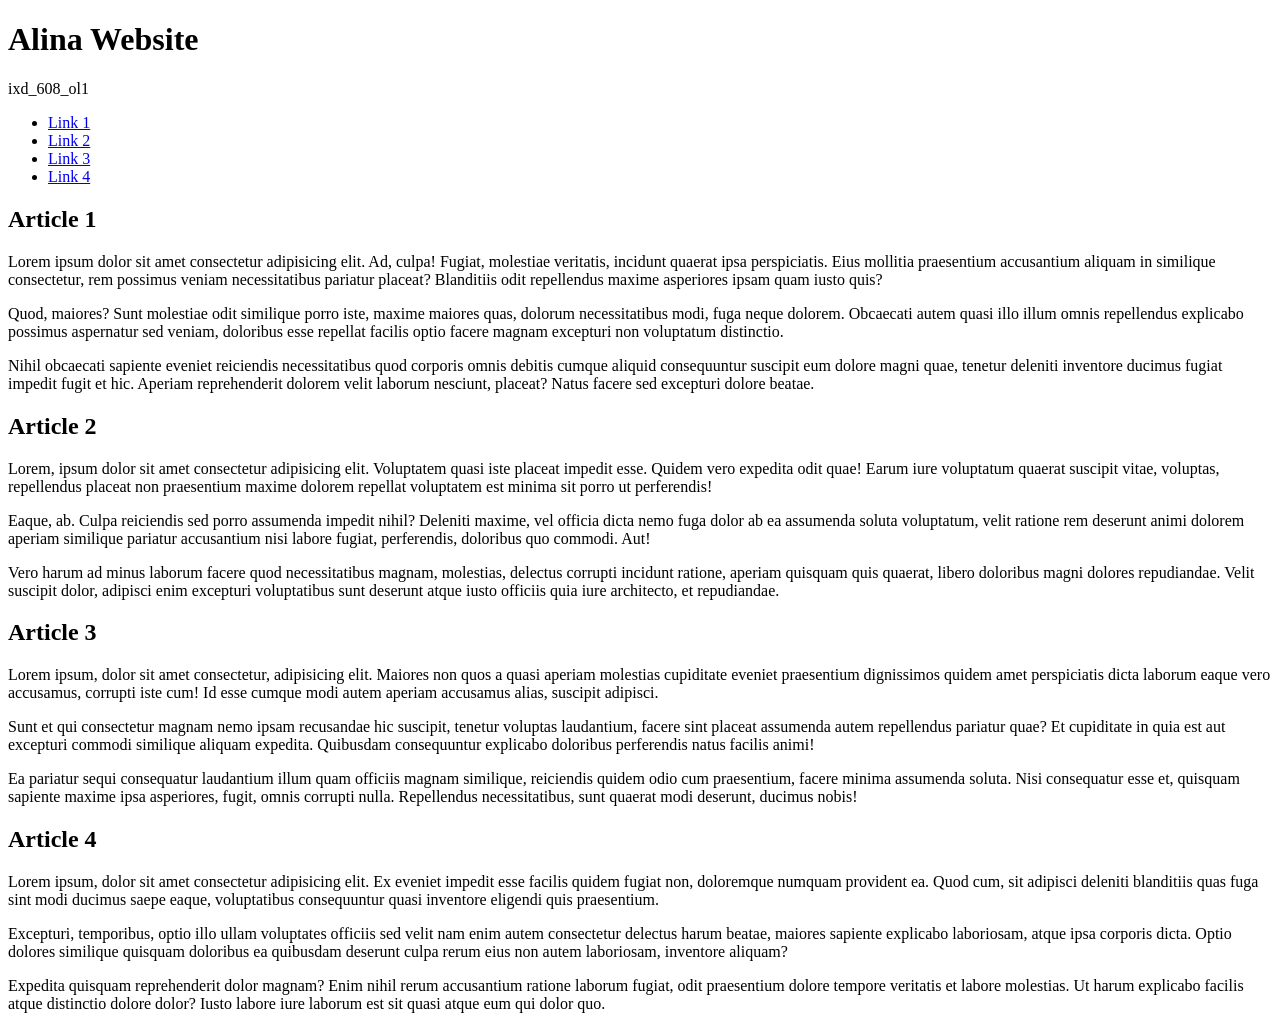
<file: index.html>
<!DOCTYPE html>
<html lang="en">
<head>
	<meta charset="UTF-8">
	<meta name="viewport" content="width=device-width, initial-scale=1.0">
	<title>Alina Website</title>
</head>
<body>
	
<header>
	<h1>Alina Website</h1>
	<p>ixd_608_ol1</p>
</header>

<nav class="nav">
	<ul>
		<li><a href="#article1">Link 1</a></li>
		<li><a href="#article2">Link 2</a></li>
		<li><a href="#article3">Link 3</a></li>
		<li><a href="#article4">Link 4</a></li>
	</ul>
</nav>

<div class="container">
	<article class="article" id="article1">
		<h2>Article 1</h2>
		<div class="article-body">
			<p>Lorem ipsum dolor sit amet consectetur adipisicing elit. Ad, culpa! Fugiat, molestiae veritatis, incidunt quaerat ipsa perspiciatis. Eius mollitia praesentium accusantium aliquam in similique consectetur, rem possimus veniam necessitatibus pariatur placeat? Blanditiis odit repellendus maxime asperiores ipsam quam iusto quis?</p>
			<p>Quod, maiores? Sunt molestiae odit similique porro iste, maxime maiores quas, dolorum necessitatibus modi, fuga neque dolorem. Obcaecati autem quasi illo illum omnis repellendus explicabo possimus aspernatur sed veniam, doloribus esse repellat facilis optio facere magnam excepturi non voluptatum distinctio.</p>
			<p>Nihil obcaecati sapiente eveniet reiciendis necessitatibus quod corporis omnis debitis cumque aliquid consequuntur suscipit eum dolore magni quae, tenetur deleniti inventore ducimus fugiat impedit fugit et hic. Aperiam reprehenderit dolorem velit laborum nesciunt, placeat? Natus facere sed excepturi dolore beatae.</p>
		</div>
	</article>
	<article class="article" id="article2">
		<h2>Article 2</h2>
		<div class="article-body">
			<p>Lorem, ipsum dolor sit amet consectetur adipisicing elit. Voluptatem quasi iste placeat impedit esse. Quidem vero expedita odit quae! Earum iure voluptatum quaerat suscipit vitae, voluptas, repellendus placeat non praesentium maxime dolorem repellat voluptatem est minima sit porro ut perferendis!</p>
			<p>Eaque, ab. Culpa reiciendis sed porro assumenda impedit nihil? Deleniti maxime, vel officia dicta nemo fuga dolor ab ea assumenda soluta voluptatum, velit ratione rem deserunt animi dolorem aperiam similique pariatur accusantium nisi labore fugiat, perferendis, doloribus quo commodi. Aut!</p>
			<p>Vero harum ad minus laborum facere quod necessitatibus magnam, molestias, delectus corrupti incidunt ratione, aperiam quisquam quis quaerat, libero doloribus magni dolores repudiandae. Velit suscipit dolor, adipisci enim excepturi voluptatibus sunt deserunt atque iusto officiis quia iure architecto, et repudiandae.</p>
		</div>
	</article>
	<article class="article" id="article3">
		<h2>Article 3</h2>
		<div class="article-body">
			<p>Lorem ipsum, dolor sit amet consectetur, adipisicing elit. Maiores non quos a quasi aperiam molestias cupiditate eveniet praesentium dignissimos quidem amet perspiciatis dicta laborum eaque vero accusamus, corrupti iste cum! Id esse cumque modi autem aperiam accusamus alias, suscipit adipisci.</p>
			<p>Sunt et qui consectetur magnam nemo ipsam recusandae hic suscipit, tenetur voluptas laudantium, facere sint placeat assumenda autem repellendus pariatur quae? Et cupiditate in quia est aut excepturi commodi similique aliquam expedita. Quibusdam consequuntur explicabo doloribus perferendis natus facilis animi!</p>
			<p>Ea pariatur sequi consequatur laudantium illum quam officiis magnam similique, reiciendis quidem odio cum praesentium, facere minima assumenda soluta. Nisi consequatur esse et, quisquam sapiente maxime ipsa asperiores, fugit, omnis corrupti nulla. Repellendus necessitatibus, sunt quaerat modi deserunt, ducimus nobis!</p>
		</div>
	</article>
	<article class="article" id="article4">
		<h2>Article 4</h2>
		<div class="article-body">
			<p>Lorem ipsum, dolor sit amet consectetur adipisicing elit. Ex eveniet impedit esse facilis quidem fugiat non, doloremque numquam provident ea. Quod cum, sit adipisci deleniti blanditiis quas fuga sint modi ducimus saepe eaque, voluptatibus consequuntur quasi inventore eligendi quis praesentium.</p>
			<p>Excepturi, temporibus, optio illo ullam voluptates officiis sed velit nam enim autem consectetur delectus harum beatae, maiores sapiente explicabo laboriosam, atque ipsa corporis dicta. Optio dolores similique quisquam doloribus ea quibusdam deserunt culpa rerum eius non autem laboriosam, inventore aliquam?</p>
			<p>Expedita quisquam reprehenderit dolor magnam? Enim nihil rerum accusantium ratione laborum fugiat, odit praesentium dolore tempore veritatis et labore molestias. Ut harum explicabo facilis atque distinctio dolore dolor? Iusto labore iure laborum est sit quasi atque eum qui dolor quo.</p>
		</div>
	</article>
</div>

</body>
</html>
</file>
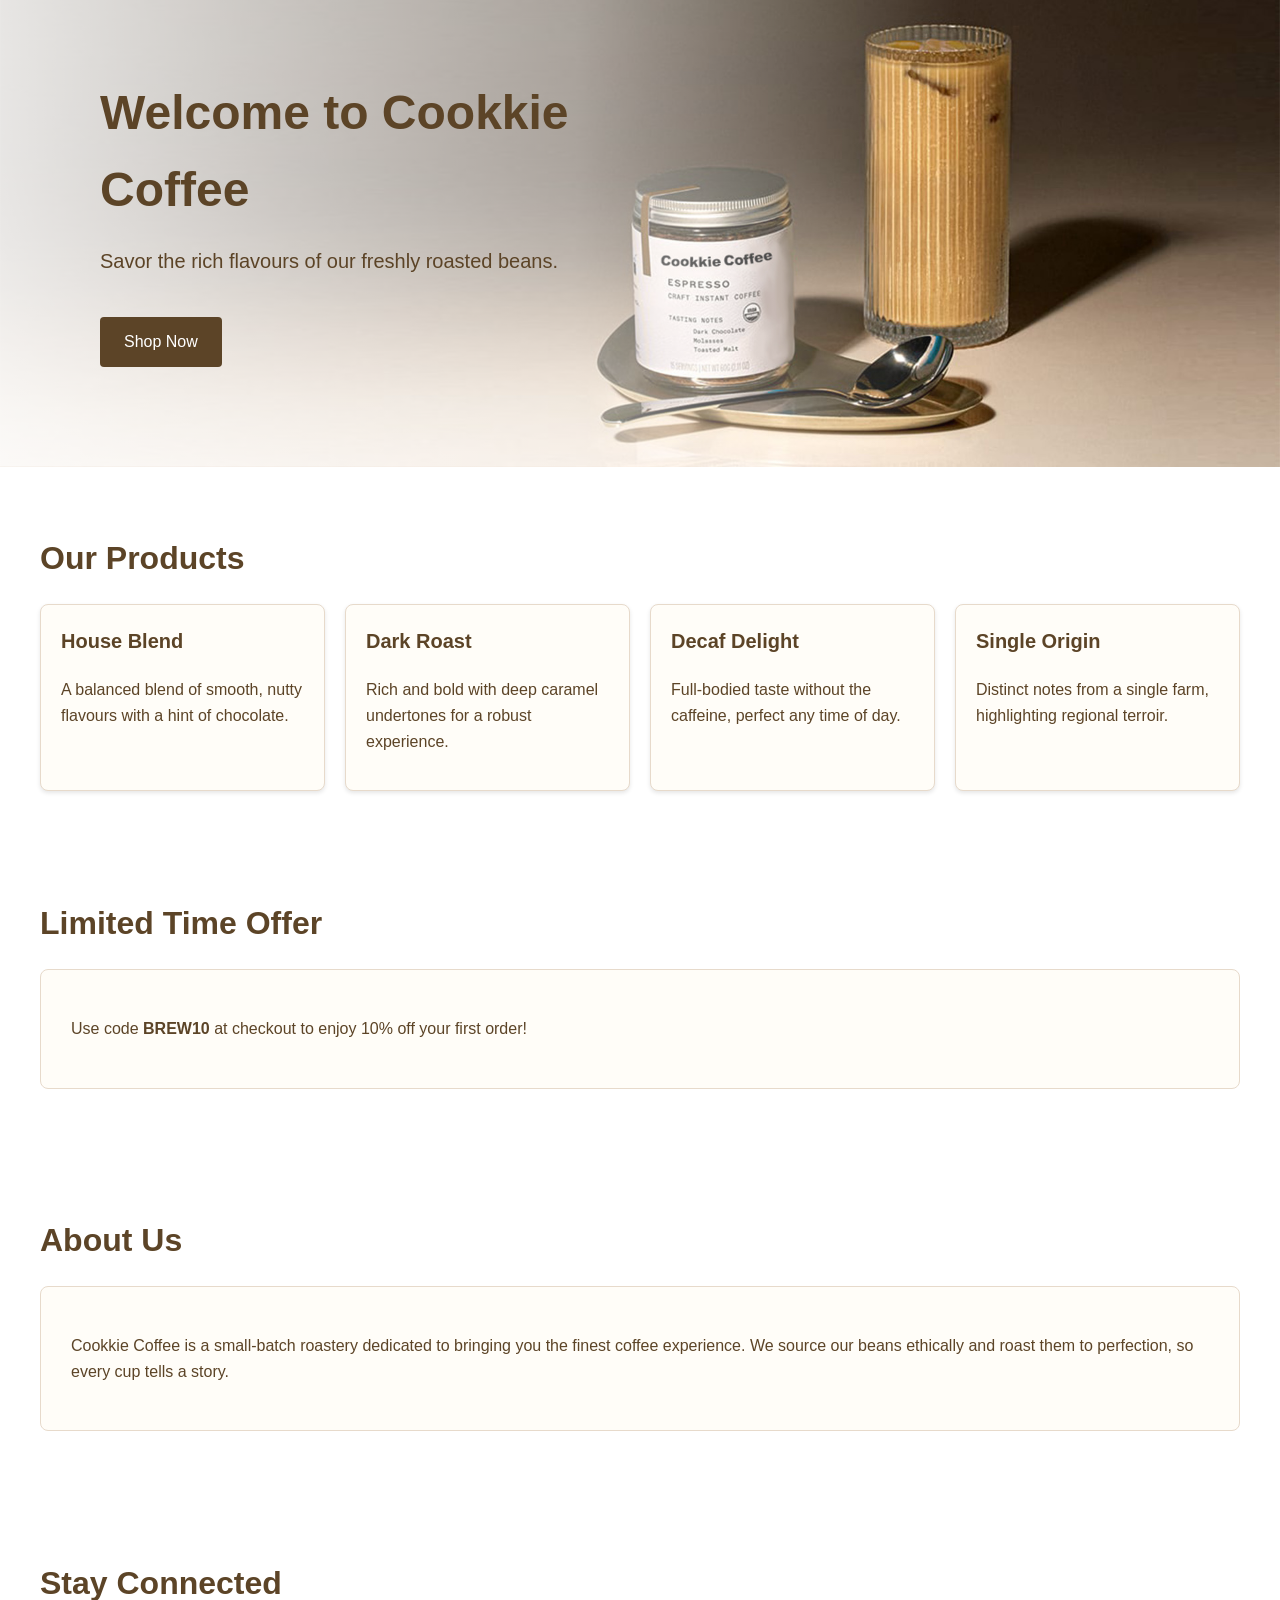
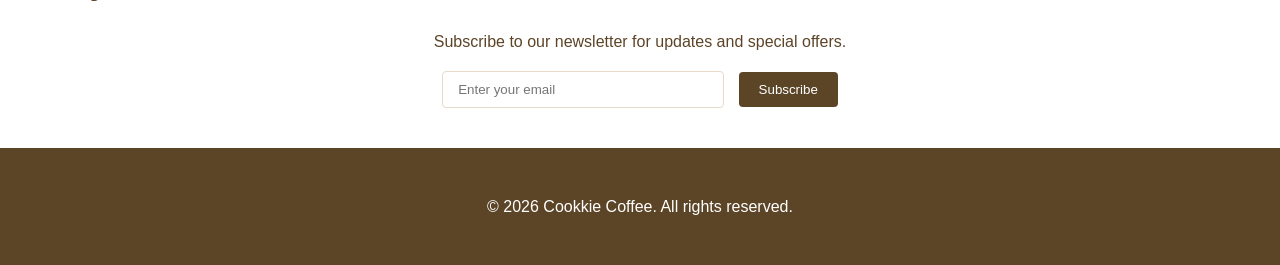
<file: m2/index.html>
<!DOCTYPE html>
<html lang="en">
<head>
    <meta charset="UTF-8">
    <meta name="viewport" content="width=device-width, initial-scale=1.0">
    <title>Cookkie Coffee – Landing Page</title>
    <link rel="stylesheet" href="lib/css/styleguide.css">
</head>
<body>
    <header class="hero">
        <div class="layout-container">
            <h1>Welcome to Cookkie Coffee</h1>
            <p>Savor the rich flavours of our freshly roasted beans.</p>
            <a class="button" href="#shop">Shop Now</a>
        </div>
    </header>


    <section class="layout-container section" id="shop">
        <h2 class="section-title">Our Products</h2>
        <div class="layout-grid">
            <div class="card">
                <h3>House Blend</h3>
                <p>A balanced blend of smooth, nutty flavours with a hint of chocolate.</p>
            </div>
            <div class="card">
                <h3>Dark Roast</h3>
                <p>Rich and bold with deep caramel undertones for a robust experience.</p>
            </div>
            <div class="card">
                <h3>Decaf Delight</h3>
                <p>Full‑bodied taste without the caffeine, perfect any time of day.</p>
            </div>
            <div class="card">
                <h3>Single Origin</h3>
                <p>Distinct notes from a single farm, highlighting regional terroir.</p>
            </div>
        </div>
    </section>


    <section class="layout-container section">
        <h2 class="section-title">Limited Time Offer</h2>
        <div class="view-window">
            <p>Use code <strong>BREW10</strong> at checkout to enjoy 10% off your first order!</p>
        </div>
    </section>


    <section class="layout-container section">
        <h2 class="section-title">About Us</h2>
        <div class="view-window">
            <p>Cookkie Coffee is a small‑batch roastery dedicated to bringing you the finest coffee experience. We source our beans ethically and roast them to perfection, so every cup tells a story.</p>
        </div>
    </section>


    <section class="layout-container section">
        <h2 class="section-title">Stay Connected</h2>
        <div class="newsletter">
            <p>Subscribe to our newsletter for updates and special offers.</p>
            <div>
                <input type="email" placeholder="Enter your email" />
                <button type="button">Subscribe</button>
            </div>
        </div>
    </section>


    <footer class="footer">
        <p>&copy; 2026 Cookkie Coffee. All rights reserved.</p>
    </footer>
</body>
</html>
</file>
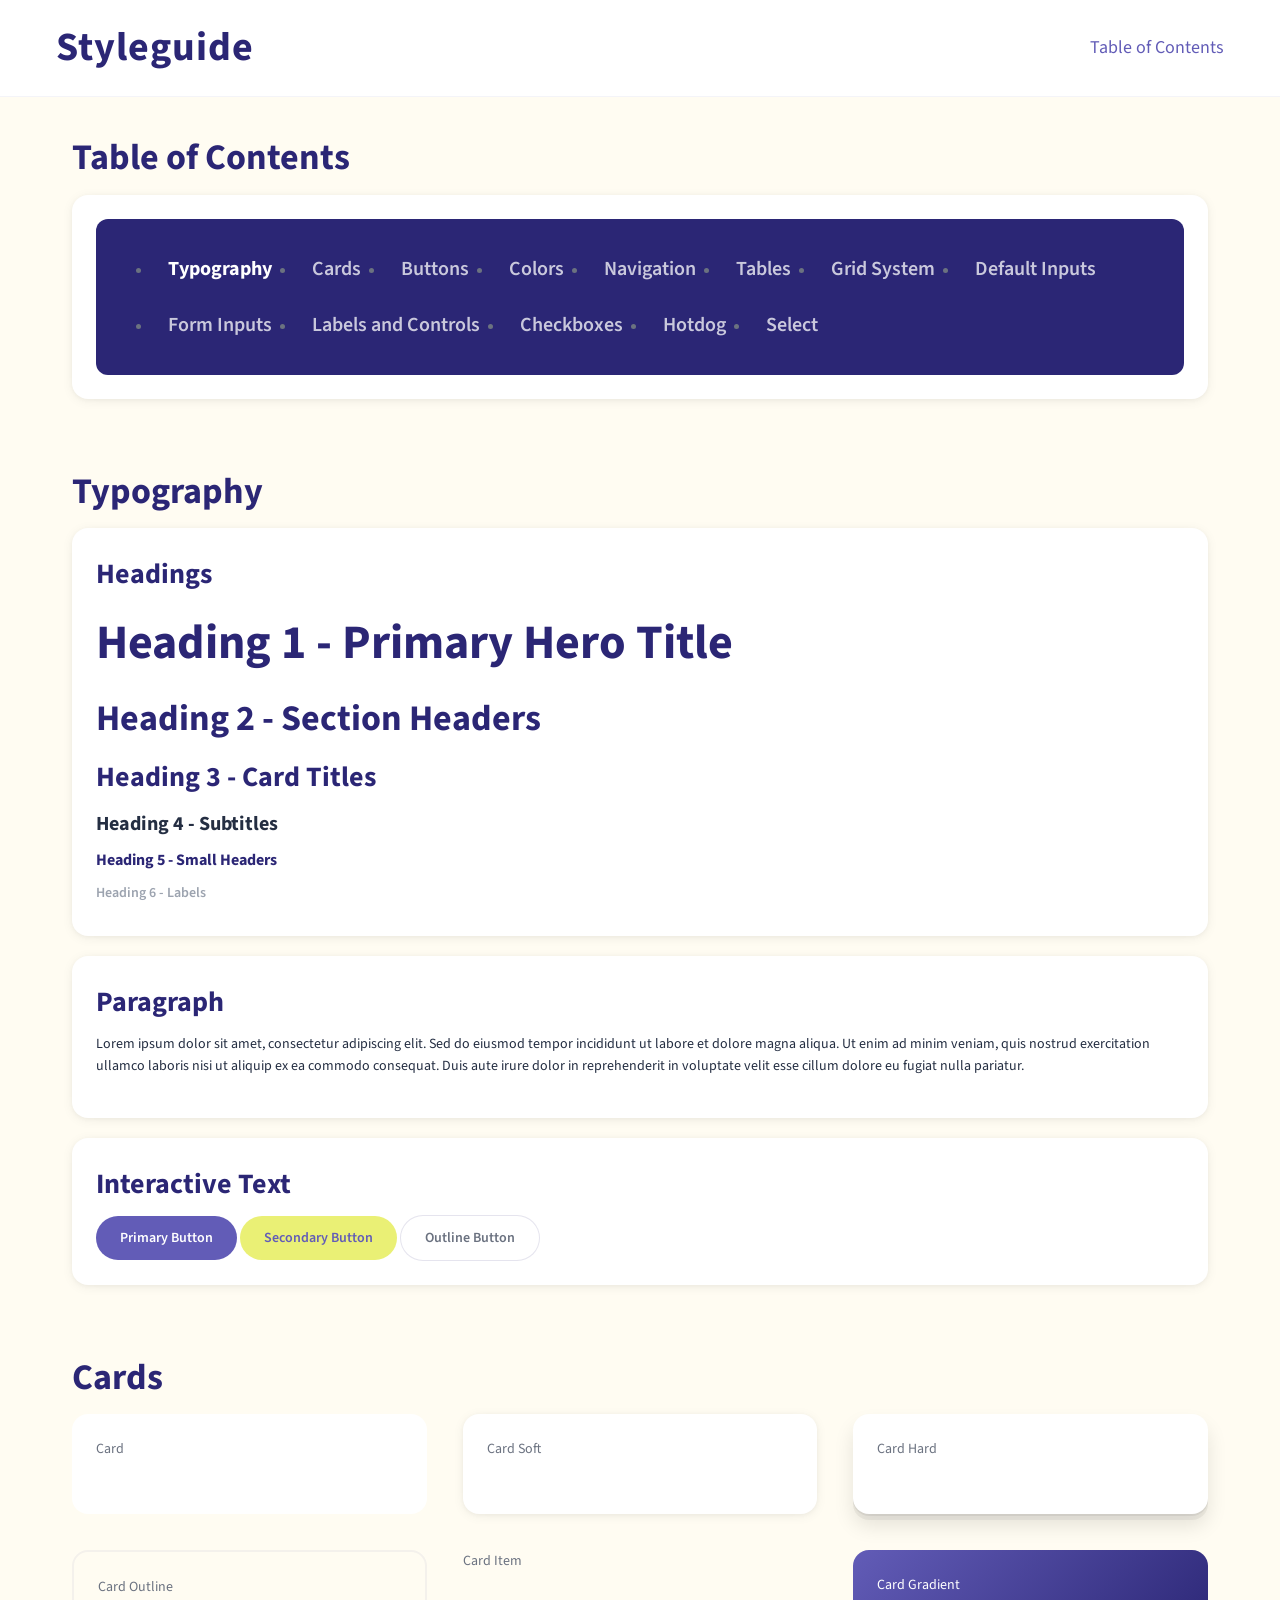
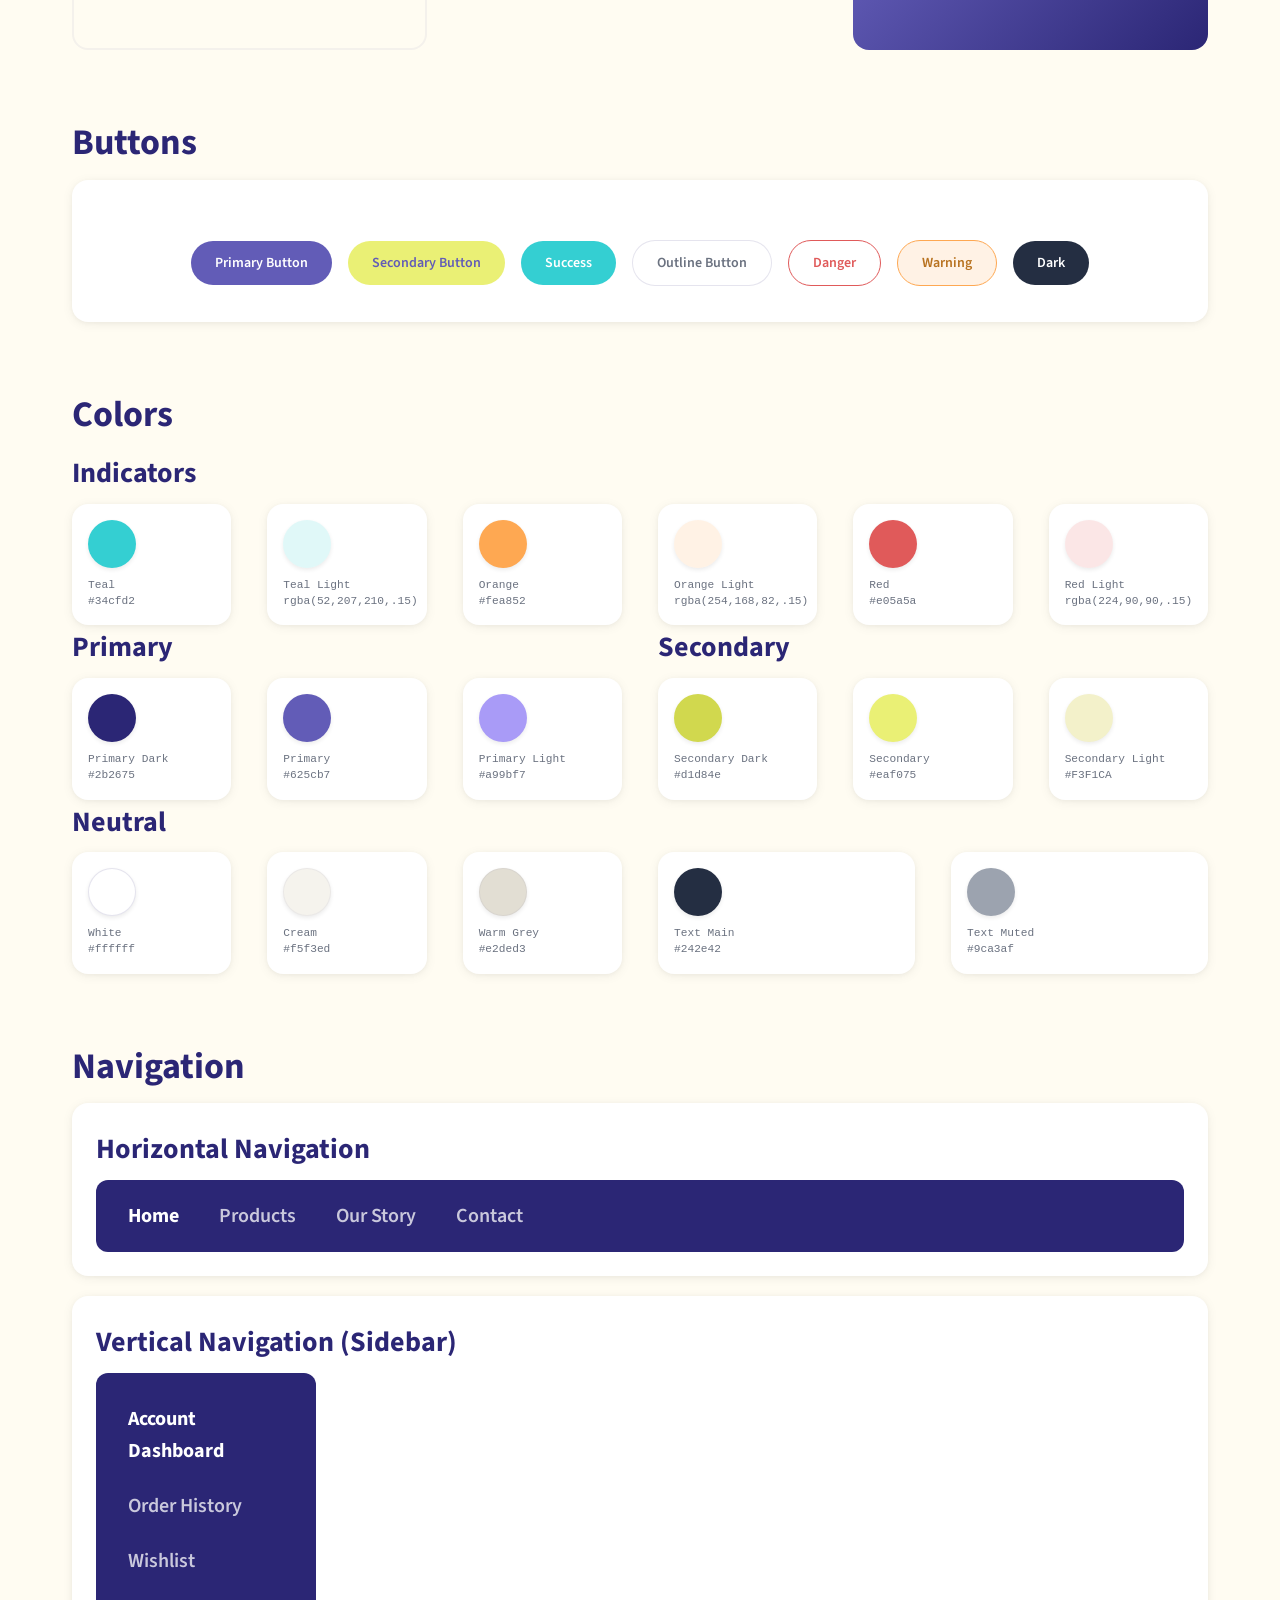
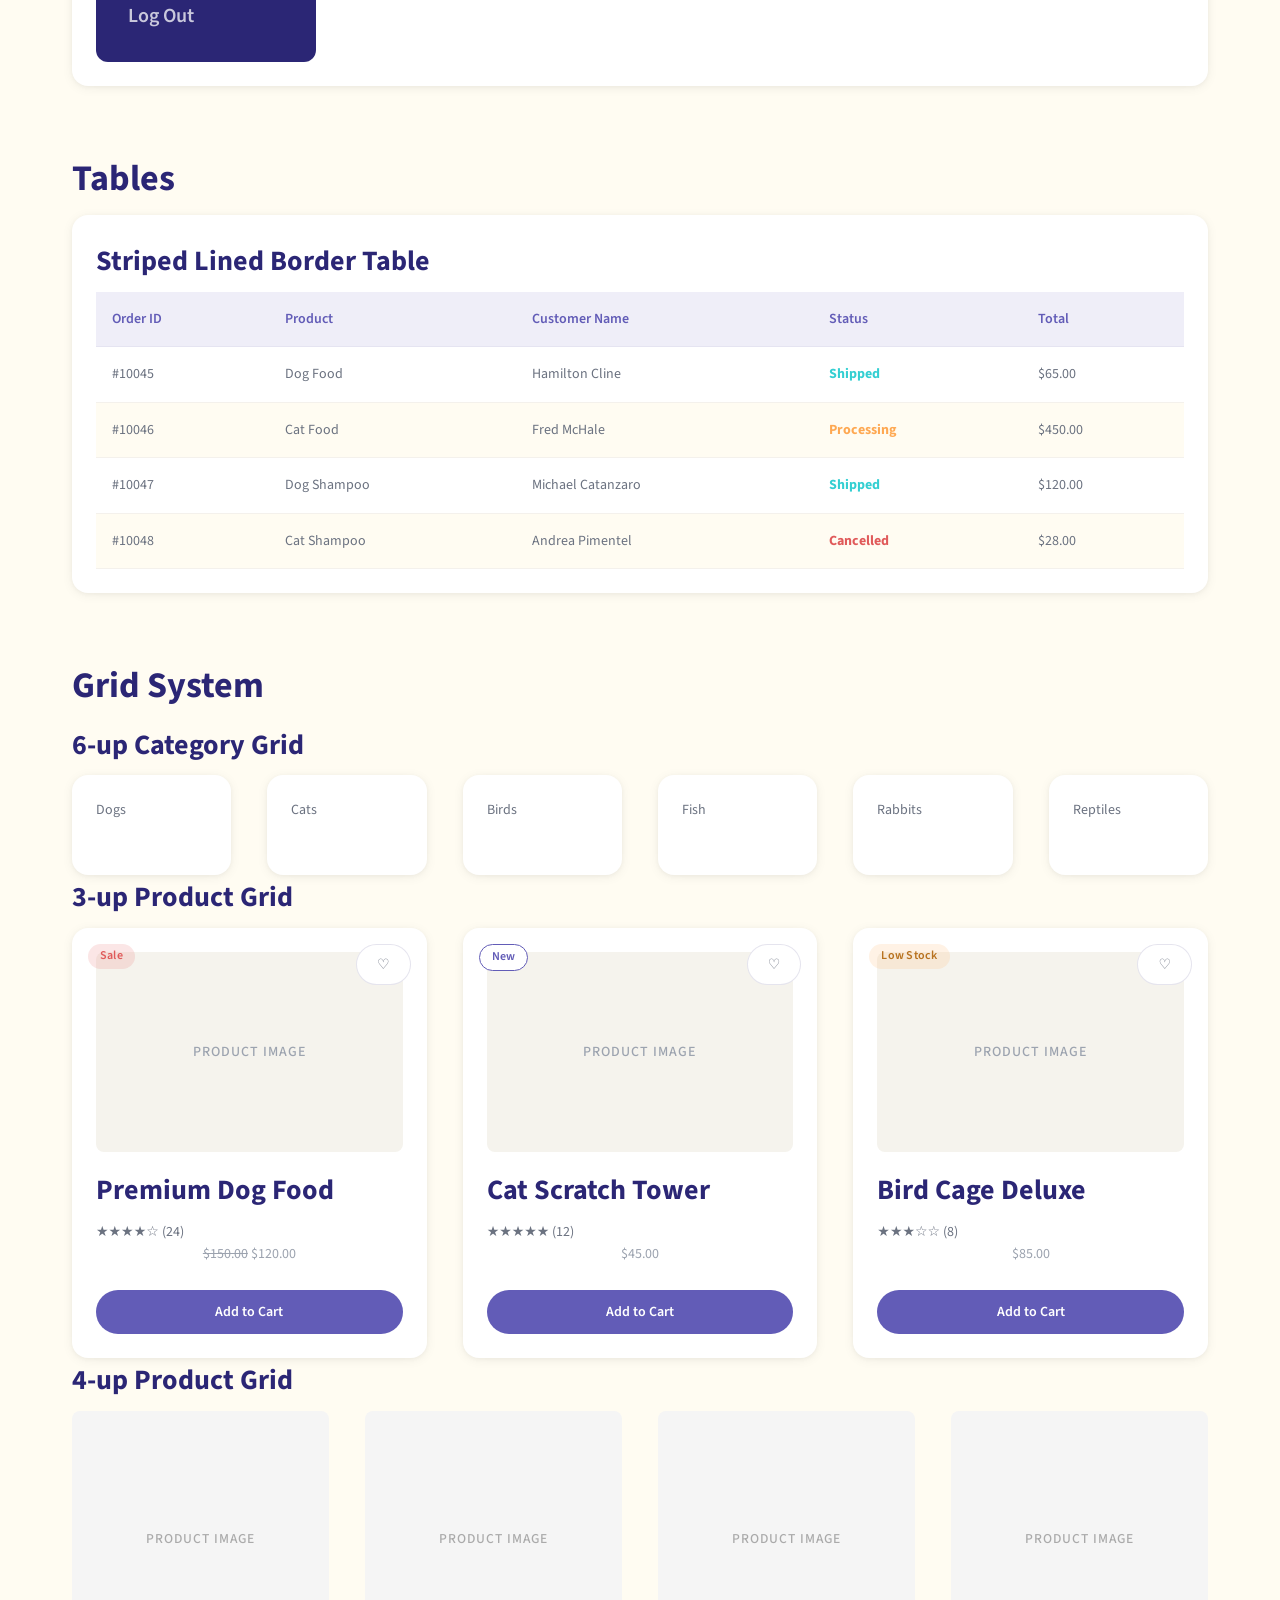
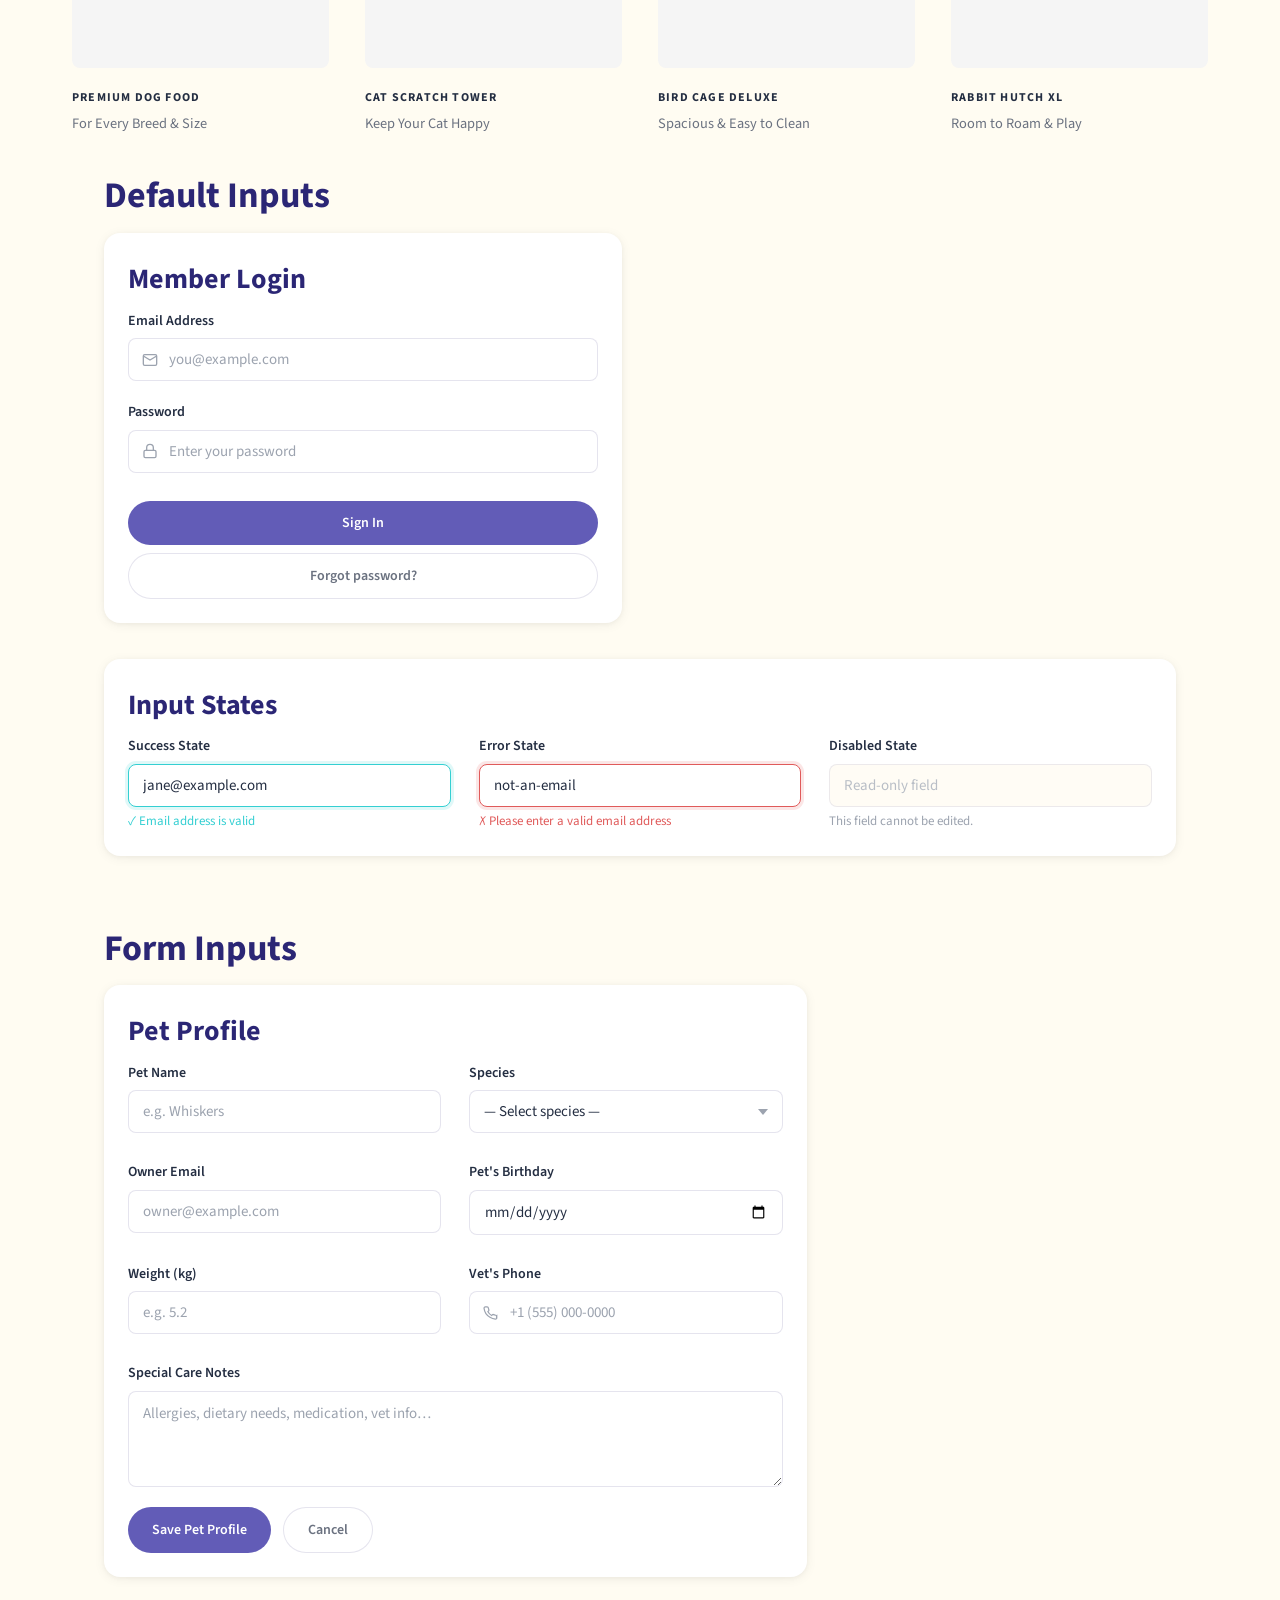
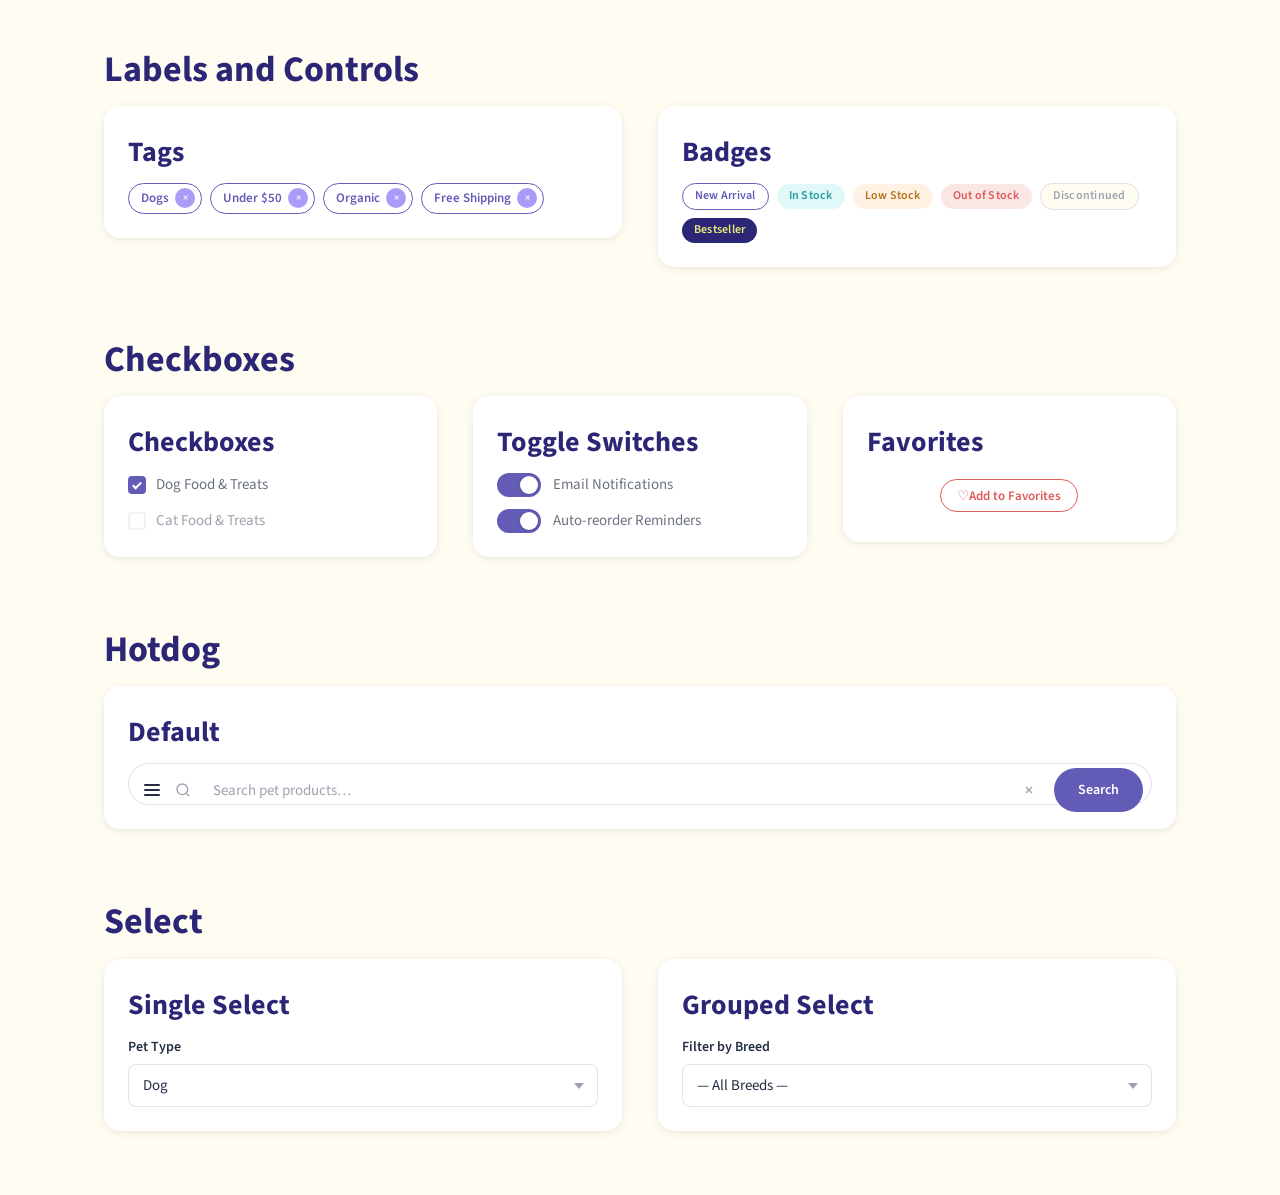
<file: pawland/index.html>
<!DOCTYPE html>
<html lang="en">
<head>
	<meta charset="UTF-8">
	<meta name="viewport" content="width=device-width, initial-scale=1.0">
	<title>Styleguide</title>

  <link rel="stylesheet" href="lib/css/gridsystem.css" />
  <link rel="stylesheet" href="lib/css/styleguide.css" />

	<link rel="preconnect" href="https://fonts.googleapis.com">
	<link rel="preconnect" href="https://fonts.gstatic.com" crossorigin>
	<link href="https://fonts.googleapis.com/css2?family=Source+Sans+Pro:wght@400;600;700&display=swap" rel="stylesheet">

</head>
<body>

	<header class="navbar">
		<div class="container display flex flex align">
			<div class="flex none">
				<h1>Styleguide</h1>
			</div>
			<div class="flex stretch"></div>
			<nav class="flex none nav">
				<ul class="nav inline">
					<li><a href="#tableofcontents">Table of Contents</a></li>
				</ul>
			</nav>
		</div>
	</header>

	<!-- TABLE OF CONTENTS -->
	<div class="container" id="tableofcontents">
		<h2>Table of Contents</h2>
		<div class="card soft">
			<nav class="nav horizontal">
				<ul>
					<li><a href="#typography" class="active">Typography</a></li>
					<li><a href="#cards">Cards</a></li>
					<li><a href="#buttons">Buttons</a></li>
					<li><a href="#colors">Colors</a></li>
					<li><a href="#navigation">Navigation</a></li>
					<li><a href="#tables">Tables</a></li>
					<li><a href="#gridsystem">Grid System</a></li>
					<li><a href="#default-inputs">Default Inputs</a></li>
					<li><a href="#form-inputs">Form Inputs</a></li>
					<li><a href="#labels-controls">Labels and Controls</a></li>
					<li><a href="#checkboxes">Checkboxes</a></li>
					<li><a href="#hotdog">Hotdog</a></li>
					<li><a href="#select">Select</a></li>
				</ul>
			</nav>
		</div>
	</div>

	<!-- TYPOGRAPHY -->
	<div class="container" id="typography">
		<h2>Typography</h2>
		<div class="card soft">
			<h3>Headings</h3>
			<h1>Heading 1 - Primary Hero Title</h1>
			<h2>Heading 2 - Section Headers</h2>
			<h3>Heading 3 - Card Titles</h3>
			<h4>Heading 4 - Subtitles</h4>
			<h5>Heading 5 - Small Headers</h5>
			<h6>Heading 6 - Labels</h6>
		</div>
		<div class="card soft">
			<h3>Paragraph</h3>
			<p>Lorem ipsum dolor sit amet, consectetur adipiscing elit. Sed do eiusmod tempor incididunt ut labore et dolore magna aliqua. Ut enim ad minim veniam, quis nostrud exercitation ullamco laboris nisi ut aliquip ex ea commodo consequat. Duis aute irure dolor in reprehenderit in voluptate velit esse cillum dolore eu fugiat nulla pariatur.</p>
		</div>
		<div class="card soft">
			<h3>Interactive Text</h3>
				<button class="btn primary">Primary Button</button>
				<button class="btn secondary">Secondary Button</button>
				<button class="btn outline">Outline Button</button>
			</div>
		</div>
	</div>

	<!-- CARDS -->
	<div class="container" id="cards">
		<h2>Cards</h2>
		<div class="grid gap">
			<div class="col-xs-12 col-md-4"><div class="card">Card</div></div>
			<div class="col-xs-12 col-md-4"><div class="card soft">Card Soft</div></div>
			<div class="col-xs-12 col-md-4"><div class="card hard">Card Hard</div></div>
			<div class="col-xs-12 col-md-4"><div class="card outline">Card Outline</div></div>
			<div class="col-xs-12 col-md-4"><div class="card item">Card Item</div></div>
			<div class="col-xs-12 col-md-4"><div class="card gradient">Card Gradient</div></div>
		</div>
	</div>

	<!-- BUTTONS -->
	<div class="container" id="buttons">
		<h2>Buttons</h2>
		<div class="card soft">
			<div class="btn row">
				<button class="btn primary">Primary Button</button>
				<button class="btn secondary">Secondary Button</button>
				<button class="btn success">Success</button>
				<button class="btn outline">Outline Button</button>
				<button class="btn danger">Danger</button>
				<button class="btn warning">Warning</button>
				<button class="btn dark">Dark</button>
			</div>
		</div>
	</div>

	<!-- COLORS -->
	<div class="container" id="colors">
		<h2>Colors</h2>
		<h3>Indicators</h3>
		<div class="grid gap">
			<div class="col-xs-6 col-md-2"><div class="card soft"><div class="color circle swatch teal"></div><div class="color label">Teal<br>#34cfd2</div></div></div>
			<div class="col-xs-6 col-md-2"><div class="card soft"><div class="color circle swatch teal light"></div><div class="color label">Teal Light<br>rgba(52,207,210,.15)</div></div></div>
			<div class="col-xs-6 col-md-2"><div class="card soft"><div class="color circle swatch orange"></div><div class="color label">Orange<br>#fea852</div></div></div>
			<div class="col-xs-6 col-md-2"><div class="card soft"><div class="color circle swatch orange light"></div><div class="color label">Orange Light<br>rgba(254,168,82,.15)</div></div></div>
			<div class="col-xs-6 col-md-2"><div class="card soft"><div class="color circle swatch red"></div><div class="color label">Red<br>#e05a5a</div></div></div>
			<div class="col-xs-6 col-md-2"><div class="card soft"><div class="color circle swatch red light"></div><div class="color label">Red Light<br>rgba(224,90,90,.15)</div></div></div>
		</div>

        <div class="grid gap">
    <div class="col-xs-12 col-md-6">
        <h3>Primary</h3>
        <div class="grid gap">
            <div class="col-xs-4"><div class="card soft"><div class="color circle swatch primary dark"></div><div class="color label">Primary Dark<br>#2b2675</div></div></div>
            <div class="col-xs-4"><div class="card soft"><div class="color circle swatch primary"></div><div class="color label">Primary<br>#625cb7</div></div></div>
            <div class="col-xs-4"><div class="card soft"><div class="color circle swatch primary light"></div><div class="color label">Primary Light<br>#a99bf7</div></div></div>
        </div>
    </div>
    <div class="col-xs-12 col-md-6">
        <h3>Secondary</h3>
        <div class="grid gap">
            <div class="col-xs-4"><div class="card soft"><div class="color circle swatch secondary dark"></div><div class="color label">Secondary Dark<br>#d1d84e</div></div></div>
            <div class="col-xs-4"><div class="card soft"><div class="color circle swatch secondary"></div><div class="color label">Secondary<br>#eaf075</div></div></div>
            <div class="col-xs-4"><div class="card soft"><div class="color circle swatch secondary light"></div><div class="color label">Secondary Light<br>#F3F1CA</div></div></div>
        </div>
    </div>
</div>

<h3>Neutral</h3>
		<div class="grid gap">
    <div class="col-xs-4 col-md-2"><div class="card soft"><div class="color circle swatch white"></div><div class="color label">White<br>#ffffff</div></div></div>
    <div class="col-xs-4 col-md-2"><div class="card soft"><div class="color circle swatch cream"></div><div class="color label">Cream<br>#f5f3ed</div></div></div>
    <div class="col-xs-4 col-md-2"><div class="card soft"><div class="color circle swatch warm grey"></div><div class="color label">Warm Grey<br>#e2ded3</div></div></div>
    <div class="col-xs-6 col-md-3"><div class="card soft"><div class="color circle swatch text main"></div><div class="color label">Text Main<br>#242e42</div></div></div>
    <div class="col-xs-6 col-md-3"><div class="card soft"><div class="color circle swatch text muted"></div><div class="color label">Text Muted<br>#9ca3af</div></div></div>
</div>
	</div><!-- /colors -->


	<!-- NAVIGATION -->
	<div class="container" id="navigation">
		<h2>Navigation</h2>
		<div class="card soft">
			<h3>Horizontal Navigation</h3>
			<nav class="navigation nav horizontal">
				<ul>
					<li><a href="#" class="active">Home</a></li>
					<li><a href="#">Products</a></li>
					<li><a href="#">Our Story</a></li>
					<li><a href="#">Contact</a></li>
				</ul>
			</nav>
		</div>
		<div class="card soft">
			<h3>Vertical Navigation (Sidebar)</h3>
			<nav class="navigation nav vertical">
				<ul>
					<li><a href="#" class="active">Account Dashboard</a></li>
					<li><a href="#">Order History</a></li>
					<li><a href="#">Wishlist</a></li>
					<li><a href="#">Log Out</a></li>
				</ul>
			</nav>
		</div>
	</div>

	<!-- TABLES -->
	<div class="container" id="tables">
		<h2>Tables</h2>
		<div class="card soft">
			<h3>Striped Lined Border Table</h3>
			<table class="table striped lined">
				<thead>
					<tr><th>Order ID</th><th>Product</th><th>Customer Name</th><th>Status</th><th>Total</th></tr>
				</thead>
				<tbody>
					<tr><td>#10045</td><td>Dog Food</td><td>Hamilton Cline</td><td><span class="status shipped">Shipped</span></td><td>$65.00</td></tr>
					<tr><td>#10046</td><td>Cat Food</td><td>Fred McHale</td><td><span class="status processing">Processing</span></td><td>$450.00</td></tr>
					<tr><td>#10047</td><td>Dog Shampoo</td><td>Michael Catanzaro</td><td><span class="status shipped">Shipped</span></td><td>$120.00</td></tr>
					<tr><td>#10048</td><td>Cat Shampoo</td><td>Andrea Pimentel</td><td><span class="status cancelled">Cancelled</span></td><td>$28.00</td></tr>
				</tbody>
			</table>
		</div>
	</div>

	<!-- GRID SYSTEM -->
	<div class="container" id="gridsystem">
    <h2>Grid System</h2>

    <!-- 1. 6-up Grid System -->
    <h3>6-up Category Grid</h3>
    <div class="grid gap">
        <div class="col-xs-6 col-md-2"><div class="card soft">Dogs</div></div>
        <div class="col-xs-6 col-md-2"><div class="card soft">Cats</div></div>
        <div class="col-xs-6 col-md-2"><div class="card soft">Birds</div></div>
        <div class="col-xs-6 col-md-2"><div class="card soft">Fish</div></div>
        <div class="col-xs-6 col-md-2"><div class="card soft">Rabbits</div></div>
        <div class="col-xs-6 col-md-2"><div class="card soft">Reptiles</div></div>
    </div>

    <!-- 2. 3-up Grid Items -->
    <h3>3-up Product Grid</h3>
    <div class="grid gap">
        <div class="col-xs-4">
            <figure class="card soft" style="position:relative">
                <span class="badge danger" style="position:absolute;top:1rem;left:1rem">Sale</span>
                <button class="btn pet favorite" style="position:absolute;top:1rem;right:1rem">♡</button>
                <div class="img placeholder">Product Image</div>
                <h3>Premium Dog Food</h3>
                <div class="product rating">★★★★☆ (24)</div>
                <p class="product price"><s>$150.00</s> $120.00</p>
                <button class="btn primary btn full">Add to Cart</button>
            </figure>
        </div>
        <div class="col-xs-4">
            <figure class="card soft" style="position:relative">
                <span class="badge primary" style="position:absolute;top:1rem;left:1rem">New</span>
                <button class="btn pet favorite" style="position:absolute;top:1rem;right:1rem">♡</button>
                <div class="img placeholder">Product Image</div>
                <h3>Cat Scratch Tower</h3>
                <div class="product rating">★★★★★ (12)</div>
                <p class="product price">$45.00</p>
                <button class="btn primary btn full">Add to Cart</button>
            </figure>
        </div>
        <div class="col-xs-4">
            <figure class="card soft" style="position:relative">
                <span class="badge warning" style="position:absolute;top:1rem;left:1rem">Low Stock</span>
                <button class="btn pet favorite" style="position:absolute;top:1rem;right:1rem">♡</button>
                <div class="img placeholder">Product Image</div>
                <h3>Bird Cage Deluxe</h3>
                <div class="product rating">★★★☆☆ (8)</div>
                <p class="product price">$85.00</p>
                <button class="btn primary btn full">Add to Cart</button>
            </figure>
        </div>
    </div>

    <!-- 3. 4 Grid -->
<h3>4-up Product Grid</h3>
<div class="grid gap">
    <div class="col-xs-3">
        <figure class="card item">
            <div class="img placeholder">Product Image</div>
            <h3>Premium Dog Food</h3>
            <p class="product subtitle">For Every Breed & Size</p>
        </figure>
    </div>
    <div class="col-xs-3">
        <figure class="card item">
            <div class="img placeholder">Product Image</div>
            <h3>Cat Scratch Tower</h3>
            <p class="product subtitle">Keep Your Cat Happy</p>
        </figure>
    </div>
    <div class="col-xs-3">
        <figure class="card item">
            <div class="img placeholder">Product Image</div>
            <h3>Bird Cage Deluxe</h3>
            <p class="product subtitle">Spacious & Easy to Clean</p>
        </figure>
    </div>
    <div class="col-xs-3">
        <figure class="card item">
            <div class="img placeholder">Product Image</div>
            <h3>Rabbit Hutch XL</h3>
            <p class="product subtitle">Room to Roam & Play</p>
        </figure>
    </div>
</div>




	<!-- ============================================================
	     DEFAULT INPUTS — Member Login / Registration Info
	     ============================================================ -->
	<div class="container" id="default-inputs">
		<h2>Default Inputs</h2>
		<div class="grid gap">
			<!-- Member Login -->
			<div class="col-xs-12 col-md-6">
				<div class="card soft">
					<h3>Member Login</h3>
					<div class="form group">
						<label class="form label" for="login-email">Email Address</label>
						<div class="input wrap">
							<span class="input icon">
								<svg width="16" height="16" viewBox="0 0 24 24" fill="none" stroke="currentColor" stroke-width="2"><path d="M4 4h16c1.1 0 2 .9 2 2v12c0 1.1-.9 2-2 2H4c-1.1 0-2-.9-2-2V6c0-1.1.9-2 2-2z"/><polyline points="22,6 12,12 2,6"/></svg>
							</span>
							<input class="input" type="email" id="login-email" placeholder="you@example.com">
						</div>
					</div>
					<div class="form group">
						<label class="form label" for="login-password">Password</label>
						<div class="input wrap">
							<span class="input icon">
								<svg width="16" height="16" viewBox="0 0 24 24" fill="none" stroke="currentColor" stroke-width="2"><rect x="3" y="11" width="18" height="11" rx="2" ry="2"/><path d="M7 11V7a5 5 0 0 1 10 0v4"/></svg>
							</span>
							<input class="input" type="password" id="login-password" placeholder="Enter your password">
						</div>
					</div>
					<button class="btn primary full">Sign In</button>
				<button class="btn outline full mt-2">Forgot password?</button>
				</div>
			</div>

			<!-- Input States -->
			<div class="col-xs-12">
				<div class="card soft">
					<h3>Input States</h3>
					<div class="grid gap">
						<div class="col-xs-12 col-md-4">
							<div class="form group form group last">
								<label class="form label">Success State</label>
								<input class="input success" type="email" value="jane@example.com" readonly>
								<span class="field hint success">✓ Email address is valid</span>
							</div>
						</div>
						<div class="col-xs-12 col-md-4">
							<div class="form group form group last">
								<label class="form label">Error State</label>
								<input class="input error" type="email" value="not-an-email">
								<span class="field hint error">✗ Please enter a valid email address</span>
							</div>
						</div>
						<div class="col-xs-12 col-md-4">
							<div class="form group form group last">
								<label class="form label">Disabled State</label>
								<input class="input" type="text" value="Read-only field" disabled>
								<span class="field hint">This field cannot be edited.</span>
							</div>
						</div>
					</div>
				</div>
			</div>
		</div>
	</div>

	<!-- ============================================================
	     FORM INPUTS
	     ============================================================ -->
	<div class="container" id="form-inputs">
		<h2>Form Inputs</h2>
		<div class="grid gap">
			<!-- Pet Profile Form -->
			<div class="col-xs-12 col-md-8">
				<div class="card soft">
					<h3>Pet Profile</h3>
					<div class="grid gap">
						<div class="col-xs-12 col-md-6">
							<div class="form group">
								<label class="form label" for="pet-name">Pet Name</label>
								<input class="input" type="text" id="pet-name" placeholder="e.g. Whiskers">
							</div>
						</div>
						<div class="col-xs-12 col-md-6">
							<div class="form group">
								<label class="form label" for="pet-species">Species</label>
								<div class="select wrap">
									<select class="input" id="pet-species">
										<option value="">— Select species —</option>
										<option>Dog</option>
										<option>Cat</option>
										<option>Bird</option>
										<option>Fish</option>
										<option>Rabbit</option>
									</select>
								</div>
							</div>
						</div>
						<div class="col-xs-12 col-md-6">
							<div class="form group">
								<label class="form label" for="pet-owner-email">Owner Email</label>
								<input class="input" type="email" id="pet-owner-email" placeholder="owner@example.com">
							</div>
						</div>
						<div class="col-xs-12 col-md-6">
							<div class="form group">
								<label class="form label" for="pet-dob">Pet's Birthday</label>
								<input class="input" type="date" id="pet-dob">
							</div>
						</div>
						<div class="col-xs-12 col-md-6">
							<div class="form group">
								<label class="form label" for="pet-weight">Weight (kg)</label>
								<input class="input" type="number" id="pet-weight" placeholder="e.g. 5.2" min="0" step="0.1">
							</div>
						</div>
						<div class="col-xs-12 col-md-6">
							<div class="form group">
								<label class="form label" for="pet-vet">Vet's Phone</label>
								<div class="input wrap">
									<span class="input icon">
										<svg width="15" height="15" viewBox="0 0 24 24" fill="none" stroke="currentColor" stroke-width="2"><path d="M22 16.92v3a2 2 0 0 1-2.18 2 19.79 19.79 0 0 1-8.63-3.07A19.5 19.5 0 0 1 4.69 13 19.79 19.79 0 0 1 1.65 4.45 2 2 0 0 1 3.62 2.25h3a2 2 0 0 1 2 1.72c.127.96.361 1.903.7 2.81a2 2 0 0 1-.45 2.11L7.91 9.91a16 16 0 0 0 6 6l.92-.92a2 2 0 0 1 2.11-.45c.907.339 1.85.573 2.81.7A2 2 0 0 1 21.73 17.27z"/></svg>
									</span>
									<input class="input" type="tel" id="pet-vet" placeholder="+1 (555) 000-0000">
								</div>
							</div>
						</div>
						<div class="col-xs-12">
							<div class="form group form group last">
								<label class="form label" for="pet-notes">Special Care Notes</label>
								<textarea class="input" id="pet-notes" placeholder="Allergies, dietary needs, medication, vet info…"></textarea>
							</div>
						</div>
					</div>
					<div class="form actions">
						<button class="btn primary">Save Pet Profile</button>
						<button class="btn outline">Cancel</button>
					</div>
				</div>
			</div>

			
		</div>
	</div>

	<!-- ============================================================
	     labels and controls
	     ============================================================ -->

	<div class="container" id="labels-controls">
		<h2>Labels and Controls</h2>
		<div class="grid gap">
			<div class="col-xs-12 col-md-6">
				<div class="card soft">
					<h3>Tags</h3>
					<div class="flex wrap">
						<span class="tag">Dogs <button class="btn remove">×</button></span>
						<span class="tag">Under $50 <button class="btn remove">×</button></span>
						<span class="tag">Organic <button class="btn remove">×</button></span>
						<span class="tag">Free Shipping <button class="btn remove">×</button></span>
					</div>
				</div>
			</div>
			<div class="col-xs-12 col-md-6">
				<div class="card soft">
					<h3>Badges</h3>
					<div class="flex wrap">
						<span class="badge primary">New Arrival</span>
						<span class="badge success">In Stock</span>
						<span class="badge warning">Low Stock</span>
						<span class="badge danger">Out of Stock</span>
						<span class="badge neutral">Discontinued</span>
						<span class="badge secondary">Bestseller</span>
					</div>
				</div>
			</div>
		</div>
	</div>

	<!-- ============================================================
	     Buttons
	     ============================================================ -->

	<div class="container" id="checkboxes">
		<h2>Checkboxes</h2>
		<div class="grid gap">
			<!-- Checkboxes + Add to Favorites -->
			<div class="col-xs-12 col-md-4">
				<div class="card soft">
					<h3>Checkboxes</h3>
					<div class="control group">
						<label class="control label"><input type="checkbox" checked><span>Dog Food &amp; Treats</span></label>
						<label class="control label"><input type="checkbox" disabled><span>Cat Food &amp; Treats</span></label>

					</div>
				</div>
			</div>

			<!-- Toggles -->
			<div class="col-xs-12 col-md-4">
				<div class="card soft">
					<h3>Toggle Switches</h3>
					<div class="control group">
						<label class="toggle label">
							<div class="toggle switch"><input type="checkbox" checked><span class="toggle track"></span></div>
							<span class="toggle text">Email Notifications</span>
						</label>
						<label class="toggle label">
							<div class="toggle switch"><input type="checkbox" checked><span class="toggle track"></span></div>
							<span class="toggle text">Auto-reorder Reminders</span>
						</label>

					</div>
				</div>
			</div>
			<div class="col-xs-12 col-md-4">
			<div class="card soft">
				<h3>Favorites</h3>
				<div class="btn row sm">
					<button class="btn danger sm" id="fav-demo">
						<span class="heart icon">♡</span> Add to Favorites
					</button>
				</div>
			</div>
		</div>
		</div>


	    
</div>

	<!-- ============================================================
	     HOTDOG
	     ============================================================ -->
  <div class="container" id="hotdog">
    <h2>Hotdog</h2>
    <div class="card soft">
      <h3>Default</h3>
      <div class="hotdog search" id="hotdog-search-demo">
        <div class="hotdog search bar">
          <button class="hotdog search toggle" id="hotdog-toggle" aria-label="Open filters" aria-expanded="false" aria-controls="hotdog-filters">
            <span class="hotdog bar"></span>
            <span class="hotdog bar"></span>
            <span class="hotdog bar"></span>
          </button>

          <span class="hotdog search icon" aria-hidden="true">
            <svg width="16" height="16" viewBox="0 0 24 24" fill="none" stroke="currentColor" stroke-width="2">
              <circle cx="11" cy="11" r="8"></circle>
              <line x1="21" y1="21" x2="16.65" y2="16.65"></line>
            </svg>
          </span>

          <input
            class="hotdog search input"
            type="text"
            id="hotdog-input"
            placeholder="Search pet products…"
          >

          <button class="hotdog search clear" id="hotdog-clear" type="button" aria-label="Clear search">
            <svg width="12" height="12" viewBox="0 0 24 24" fill="none" stroke="currentColor" stroke-width="2.5">
              <line x1="18" y1="6" x2="6" y2="18"></line>
              <line x1="6" y1="6" x2="18" y2="18"></line>
            </svg>
          </button>

          <button class="btn primary">Search</button>
        </div>

        <div class="hotdog search filters" id="hotdog-filters">
          <button class="filter chip active" type="button">Dogs</button>
          <button class="filter chip" type="button">Cats</button>
          <button class="filter chip" type="button">Food</button>
          <button class="filter chip" type="button">Toys</button>
          <button class="filter chip" type="button">Sale</button>
        </div>
      </div>
    </div>
  </div>


	<!-- ============================================================
	     SELECT
	     ============================================================ -->
	<div class="container" id="select">
		<h2>Select</h2>
		<div class="grid gap">
			<div class="col-xs-12 col-md-6">
				<div class="card soft">
					<h3>Single Select</h3>
					<div class="form group">
						<label class="form label" for="sel-pet">Pet Type</label>
						<div class="select wrap">
							<select class="input" id="sel-pet">
								<option value="">— Choose a pet —</option>
								<option selected>Dog</option>
								<option>Cat</option>
								<option>Bird</option>
								<option>Fish</option>
								<option>Rabbit</option>
							</select>
						</div>
					</div>
				</div>
			</div>

			<div class="col-xs-12 col-md-6">
				<div class="card soft">
					<h3>Grouped Select</h3>
					<div class="form group">
						<label class="form label" for="sel-breed">Filter by Breed</label>
						<div class="select wrap">
							<select class="input" id="sel-breed">
								<option value="">— All Breeds —</option>
								<optgroup label="Dogs">
									<option>Golden Retriever</option>
									<option>French Bulldog</option>
									<option>Labrador Retriever</option>
									<option>German Shepherd</option>
								</optgroup>
								<optgroup label="Cats">
									<option>Persian</option>
									<option>Maine Coon</option>
									<option>Siamese</option>
									<option>British Shorthair</option>
								</optgroup>
							</select>
						</div>
			</div>
		</div>
	</div>




	<script src="lib/js/script.js"></script>
</body>
</html>
</file>
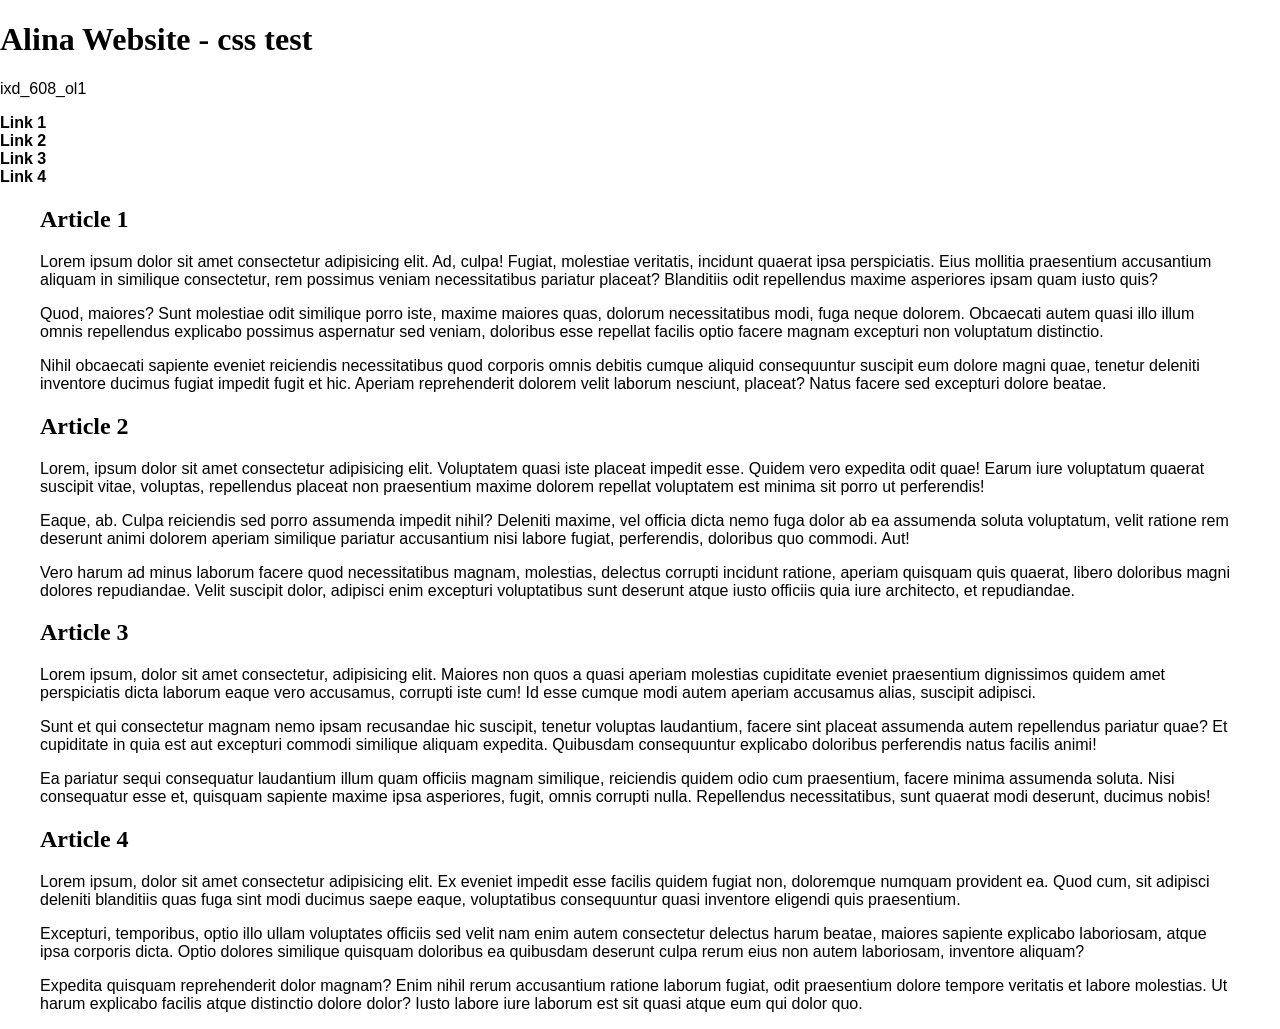
<file: xie.alina/index.html>
<!DOCTYPE html>
<html lang="en">
<head>
	<meta charset="UTF-8">
	<meta name="viewport" content="width=device-width, initial-scale=1.0">
	<title>Alina Website</title>

	<link rel="stylesheet" href="lib/css/styleguide.css">
</head>
<body>
	
<header>
	<h1>Alina Website - css test</h1>
	<p>ixd_608_ol1</p>
</header>

<nav class="nav">
	<ul>
		<li><a href="#article1">Link 1</a></li>
		<li><a href="#article2">Link 2</a></li>
		<li><a href="#article3">Link 3</a></li>
		<li><a href="#article4">Link 4</a></li>
	</ul>
</nav>

<div class="container">
	<article class="article" id="article1">
		<h2>Article 1</h2>
		<div class="article-body">
			<p>Lorem ipsum dolor sit amet consectetur adipisicing elit. Ad, culpa! Fugiat, molestiae veritatis, incidunt quaerat ipsa perspiciatis. Eius mollitia praesentium accusantium aliquam in similique consectetur, rem possimus veniam necessitatibus pariatur placeat? Blanditiis odit repellendus maxime asperiores ipsam quam iusto quis?</p>
			<p>Quod, maiores? Sunt molestiae odit similique porro iste, maxime maiores quas, dolorum necessitatibus modi, fuga neque dolorem. Obcaecati autem quasi illo illum omnis repellendus explicabo possimus aspernatur sed veniam, doloribus esse repellat facilis optio facere magnam excepturi non voluptatum distinctio.</p>
			<p>Nihil obcaecati sapiente eveniet reiciendis necessitatibus quod corporis omnis debitis cumque aliquid consequuntur suscipit eum dolore magni quae, tenetur deleniti inventore ducimus fugiat impedit fugit et hic. Aperiam reprehenderit dolorem velit laborum nesciunt, placeat? Natus facere sed excepturi dolore beatae.</p>
		</div>
	</article>
	<article class="article" id="article2">
		<h2>Article 2</h2>
		<div class="article-body">
			<p>Lorem, ipsum dolor sit amet consectetur adipisicing elit. Voluptatem quasi iste placeat impedit esse. Quidem vero expedita odit quae! Earum iure voluptatum quaerat suscipit vitae, voluptas, repellendus placeat non praesentium maxime dolorem repellat voluptatem est minima sit porro ut perferendis!</p>
			<p>Eaque, ab. Culpa reiciendis sed porro assumenda impedit nihil? Deleniti maxime, vel officia dicta nemo fuga dolor ab ea assumenda soluta voluptatum, velit ratione rem deserunt animi dolorem aperiam similique pariatur accusantium nisi labore fugiat, perferendis, doloribus quo commodi. Aut!</p>
			<p>Vero harum ad minus laborum facere quod necessitatibus magnam, molestias, delectus corrupti incidunt ratione, aperiam quisquam quis quaerat, libero doloribus magni dolores repudiandae. Velit suscipit dolor, adipisci enim excepturi voluptatibus sunt deserunt atque iusto officiis quia iure architecto, et repudiandae.</p>
		</div>
	</article>
	<article class="article" id="article3">
		<h2>Article 3</h2>
		<div class="article-body">
			<p>Lorem ipsum, dolor sit amet consectetur, adipisicing elit. Maiores non quos a quasi aperiam molestias cupiditate eveniet praesentium dignissimos quidem amet perspiciatis dicta laborum eaque vero accusamus, corrupti iste cum! Id esse cumque modi autem aperiam accusamus alias, suscipit adipisci.</p>
			<p>Sunt et qui consectetur magnam nemo ipsam recusandae hic suscipit, tenetur voluptas laudantium, facere sint placeat assumenda autem repellendus pariatur quae? Et cupiditate in quia est aut excepturi commodi similique aliquam expedita. Quibusdam consequuntur explicabo doloribus perferendis natus facilis animi!</p>
			<p>Ea pariatur sequi consequatur laudantium illum quam officiis magnam similique, reiciendis quidem odio cum praesentium, facere minima assumenda soluta. Nisi consequatur esse et, quisquam sapiente maxime ipsa asperiores, fugit, omnis corrupti nulla. Repellendus necessitatibus, sunt quaerat modi deserunt, ducimus nobis!</p>
		</div>
	</article>
	<article class="article" id="article4">
		<h2>Article 4</h2>
		<div class="article-body">
			<p>Lorem ipsum, dolor sit amet consectetur adipisicing elit. Ex eveniet impedit esse facilis quidem fugiat non, doloremque numquam provident ea. Quod cum, sit adipisci deleniti blanditiis quas fuga sint modi ducimus saepe eaque, voluptatibus consequuntur quasi inventore eligendi quis praesentium.</p>
			<p>Excepturi, temporibus, optio illo ullam voluptates officiis sed velit nam enim autem consectetur delectus harum beatae, maiores sapiente explicabo laboriosam, atque ipsa corporis dicta. Optio dolores similique quisquam doloribus ea quibusdam deserunt culpa rerum eius non autem laboriosam, inventore aliquam?</p>
			<p>Expedita quisquam reprehenderit dolor magnam? Enim nihil rerum accusantium ratione laborum fugiat, odit praesentium dolore tempore veritatis et labore molestias. Ut harum explicabo facilis atque distinctio dolore dolor? Iusto labore iure laborum est sit quasi atque eum qui dolor quo.</p>
		</div>
	</article>
</div>

</body>
</html>
</file>
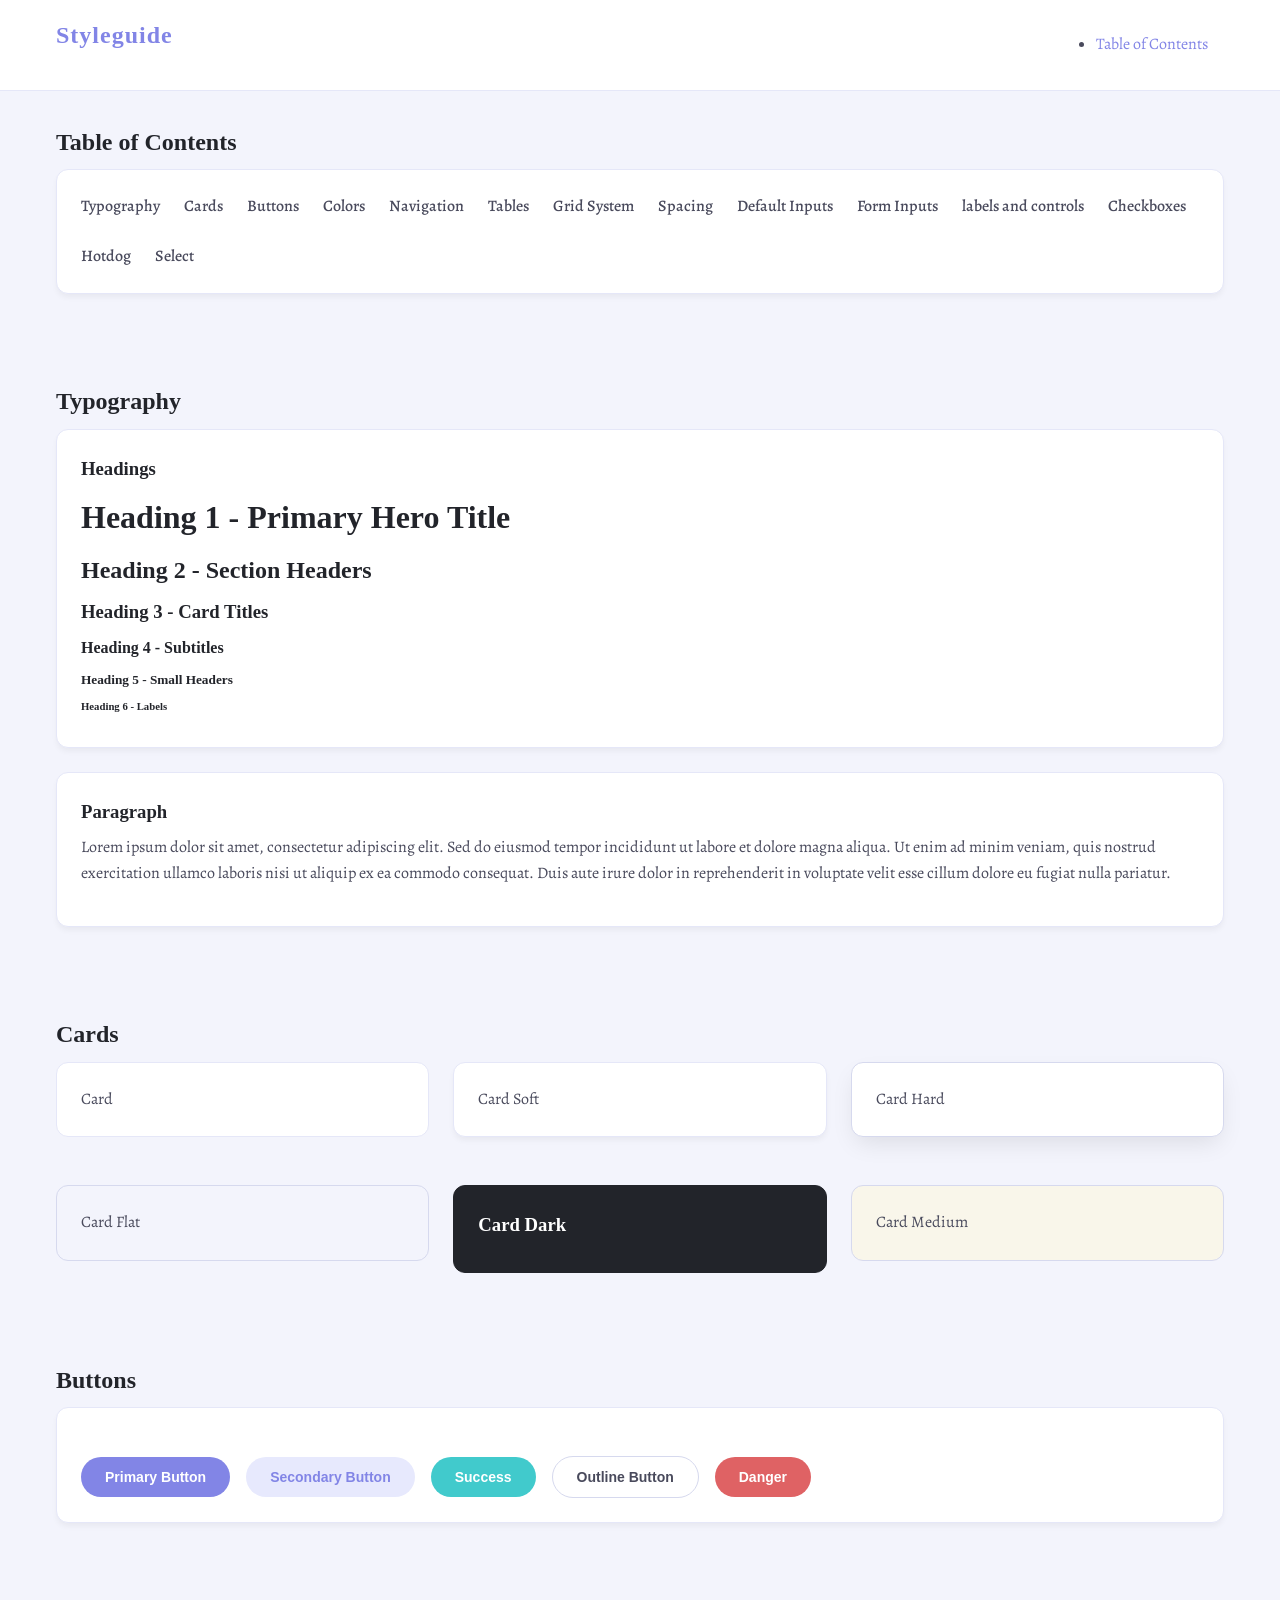
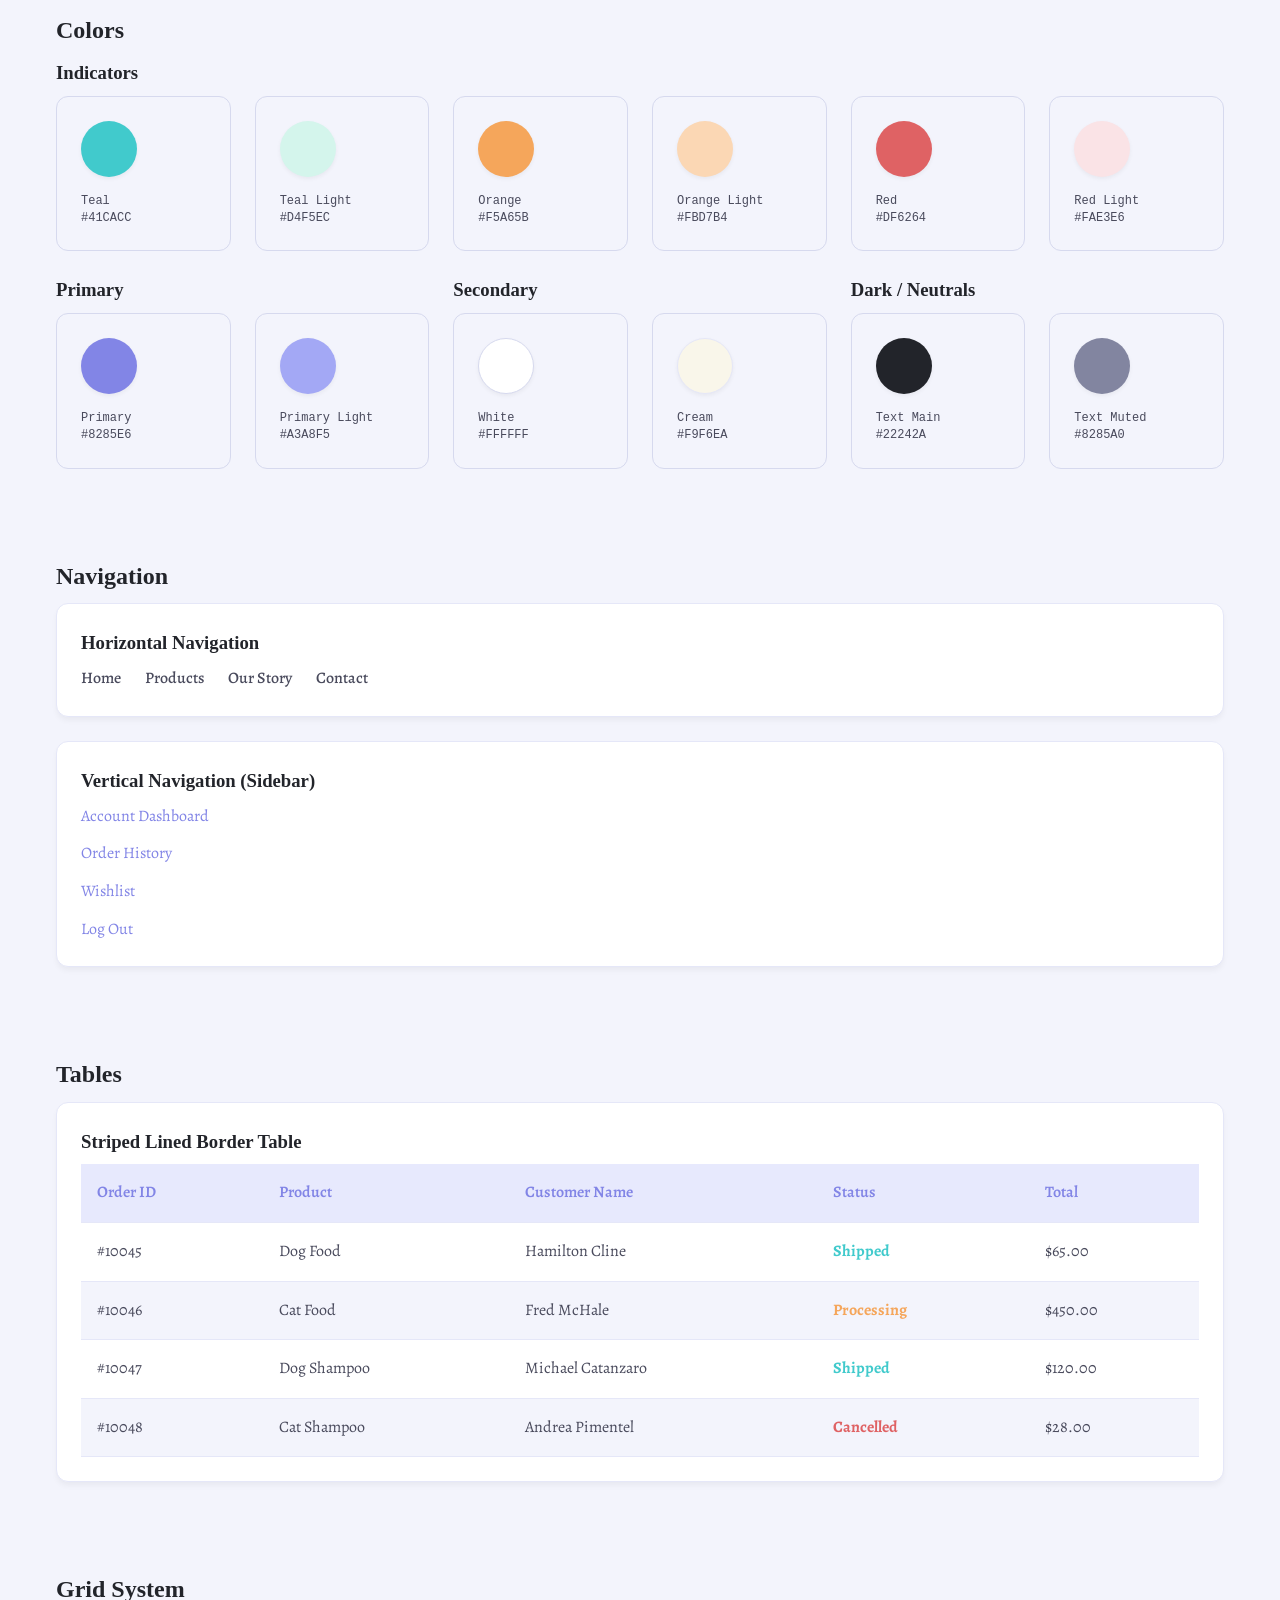
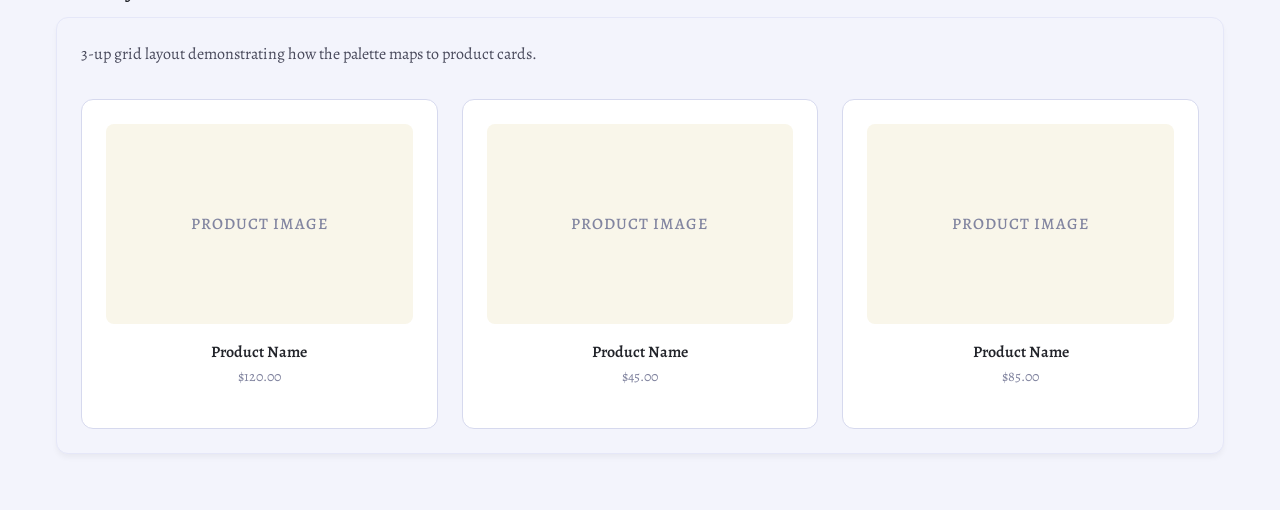
<file: m4/styleguide/index.html>
<!DOCTYPE html>
<html lang="en">
<head>
	<meta charset="UTF-8">
	<meta name="viewport" content="width=device-width, initial-scale=1.0">
	<title>Styleguide</title>

	<link rel="stylesheet" href="lib/css/styleguide.css">
	<link rel="stylesheet" href="lib/css/gridsystem.css">
	<link rel="stylesheet" href="css/storetheme.css">


	<link rel="preconnect" href="https://fonts.googleapis.com">
	<link rel="preconnect" href="https://fonts.gstatic.com" crossorigin>
	<link href="https://fonts.googleapis.com/css2?family=Alegreya:wght@400;500;600;700&family=Source+Sans+Pro:wght@400;600;700&display=swap" rel="stylesheet">
	<link rel="stylesheet" href="lib/css/styleguide.css">
</head>
<body>
	
	<header class="navbar">
		<div class="container display-flex">
			<div class="flex-none">
				<h1>Styleguide</h1>
			</div>
			<div class="flex-stretch"></div>
			<nav class="flex-none nav">
				<ul class="container display-flex">
					<li><a href="#tableofcontents">Table of Contents</a></li>
				</ul>
			</nav>
		</div>
	</header>

	<div class="container" id="tableofcontents">
		<h2>Table of Contents</h2>
		<div class="card soft">
			<nav class="navigation nav-horizontal">
				<ul>
					<li><a href="#typography">Typography</a></li>
					<li><a href="#cards">Cards</a></li>
					<li><a href="#buttons">Buttons</a></li>
					<li><a href="#colors">Colors</a></li>
					<li><a href="#navigation">Navigation</a></li>
					<li><a href="#tables">Tables</a></li>
					<li><a href="#gridsystem">Grid System</a></li>
					<li><a href="#spacing">Spacing</a></li>
					<li><a href="#default-inputs">Default Inputs</a></li>
					<li><a href="#form-inputs">Form Inputs</a></li>
					<li><a href="#labels-controls">labels and controls</a></li>
					<li><a href="#checkboxes">Checkboxes</a></li>
					<li><a href="#hotdog">Hotdog</a></li>
					<li><a href="#select">Select</a></li>
				</ul>
			</nav>
		</div>
	</div>

	<!-- Typography Section -->
	<div class="container" id="typography">
		<h2>Typography</h2>

		<div class="card soft">
			<h3>Headings</h3>
			<h1>Heading 1 - Primary Hero Title</h1>
			<h2>Heading 2 - Section Headers</h2>
			<h3>Heading 3 - Card Titles</h3>
			<h4>Heading 4 - Subtitles</h4>
			<h5>Heading 5 - Small Headers</h5>
			<h6>Heading 6 - Labels</h6>
		</div>

		<div class="card soft">
			<h3>Paragraph</h3>
			<p>Lorem ipsum dolor sit amet, consectetur adipiscing elit. Sed do eiusmod tempor incididunt ut labore et dolore magna aliqua. Ut enim ad minim veniam, quis nostrud exercitation ullamco laboris nisi ut aliquip ex ea commodo consequat. Duis aute irure dolor in reprehenderit in voluptate velit esse cillum dolore eu fugiat nulla pariatur.</p>
		</div>
	</div>

	<!-- Cards Section -->
	<div class="container" id="cards">
		<h2>Cards</h2>
		<div class="grid gap">
			<div class="col-xs-12 col-md-4">
				<div class="card">Card</div>
			</div>
			<div class="col-xs-12 col-md-4">
				<div class="card soft">Card Soft</div>
			</div>
			<div class="col-xs-12 col-md-4">
				<div class="card hard">Card Hard</div>
			</div>
			<div class="col-xs-12 col-md-4">
				<div class="card flat">Card Flat</div>
			</div>
			<div class="col-xs-12 col-md-4">
				<div class="card dark">
					<h3>Card Dark</h3>
				</div>
			</div>
			<div class="col-xs-12 col-md-4">
				<div class="card medium">Card Medium</div>
			</div>
		</div>
	</div>

	<!-- Buttons Section -->
	<div class="container" id="buttons">
		<h2>Buttons</h2>
		<div class="card soft">
			<div class="display-flex flex-align-center" style="gap: 1rem; flex-wrap: wrap; margin-top: 1.5rem;">
				<button class="btn primary">Primary Button</button>
				<button class="btn secondary">Secondary Button</button>
				<button class="btn success">Success</button>
				<button class="btn outline">Outline Button</button>
				<button class="btn danger">Danger</button>
			</div>
		</div>
	</div>

	<!-- Colors Section (UPDATED to match specific image palette) -->
	<div class="container" id="colors">
		<h2>Colors</h2>

		<!-- 指示色：Indicators -->
		<h3>Indicators</h3>
		<div class="grid gap">
			<div class="col-xs-6 col-md-2">
				<div class="card flat">
					<div class="color-circle" style="background-color: var(--color-teal);"></div>
					<div class="color-label">Teal<br>#41CACC</div>
				</div>
			</div>
			<div class="col-xs-6 col-md-2">
				<div class="card flat">
					<div class="color-circle" style="background-color: var(--color-teal-light);"></div>
					<div class="color-label">Teal Light<br>#D4F5EC</div>
				</div>
			</div>
			<div class="col-xs-6 col-md-2">
				<div class="card flat">
					<div class="color-circle" style="background-color: var(--color-orange);"></div>
					<div class="color-label">Orange<br>#F5A65B</div>
				</div>
			</div>
			<div class="col-xs-6 col-md-2">
				<div class="card flat">
					<div class="color-circle" style="background-color: var(--color-orange-light);"></div>
					<div class="color-label">Orange Light<br>#FBD7B4</div>
				</div>
			</div>
			<div class="col-xs-6 col-md-2">
				<div class="card flat">
					<div class="color-circle" style="background-color: var(--color-red);"></div>
					<div class="color-label">Red<br>#DF6264</div>
				</div>
			</div>
			<div class="col-xs-6 col-md-2">
				<div class="card flat">
					<div class="color-circle" style="background-color: var(--color-red-light);"></div>
					<div class="color-label">Red Light<br>#FAE3E6</div>
				</div>
			</div>
		</div>

		<!-- Primary、Secondary 和 Dark -->
		<div class="grid gap">
			<!-- Primary 组 -->
			<div class="col-xs-12 col-md-4">
				<h3>Primary</h3>
				<div class="grid gap">
					<div class="col-xs-6">
						<div class="card flat">
							<div class="color-circle" style="background-color: var(--color-primary);"></div>
							<div class="color-label">Primary<br>#8285E6</div>
						</div>
					</div>
					<div class="col-xs-6">
						<div class="card flat">
							<div class="color-circle" style="background-color: var(--color-primary-light);"></div>
							<div class="color-label">Primary Light<br>#A3A8F5</div>
						</div>
					</div>
				</div>
			</div>

			<!-- Secondary 组 -->
			<div class="col-xs-12 col-md-4">
				<h3>Secondary</h3>
				<div class="grid gap">
					<div class="col-xs-6">
						<div class="card flat">
							<!-- 加上淡淡的边框方便在白色背景查看 -->
							<div class="color-circle" style="background-color: var(--color-white); border: 1px solid var(--color-stroke-dark);"></div>
							<div class="color-label">White<br>#FFFFFF</div>
						</div>
					</div>
					<div class="col-xs-6">
						<div class="card flat">
							<div class="color-circle" style="background-color: var(--color-cream); border: 1px solid var(--color-stroke-light);"></div>
							<div class="color-label">Cream<br>#F9F6EA</div>
						</div>
					</div>
				</div>
			</div>

			<!-- Dark / Neutrals 组 -->
			<div class="col-xs-12 col-md-4">
				<h3>Dark / Neutrals</h3>
				<div class="grid gap">
					<div class="col-xs-6">
						<div class="card flat">
							<div class="color-circle" style="background-color: var(--color-text-main);"></div>
							<div class="color-label">Text Main<br>#22242A</div>
						</div>
					</div>
					<div class="col-xs-6">
						<div class="card flat">
							<div class="color-circle" style="background-color: var(--color-text-muted);"></div>
							<div class="color-label">Text Muted<br>#8285A0</div>
						</div>
					</div>
				</div>
			</div>
		</div>
	</div>

	<!-- Navigation Section -->
	<div class="container" id="navigation">
		<h2>Navigation</h2>
		<div class="card soft">
			<h3>Horizontal Navigation</h3>
			<nav class="navigation nav-horizontal">
				<ul>
					<li><a href="#">Home</a></li>
					<li><a href="#">Products</a></li>
					<li><a href="#">Our Story</a></li>
					<li><a href="#">Contact</a></li>
				</ul>
			</nav>
		</div>
		<div class="card soft">
			<h3>Vertical Navigation (Sidebar)</h3>
			<nav class="navigation nav-vertical">
				<ul>
					<li><a href="#">Account Dashboard</a></li>
					<li><a href="#">Order History</a></li>
					<li><a href="#">Wishlist</a></li>
					<li><a href="#">Log Out</a></li>
				</ul>
			</nav>
		</div>
	</div>

	<!-- Tables Section -->
	<div class="container" id="tables">
		<h2>Tables</h2>
		<div class="card soft">
			<h3>Striped Lined Border Table</h3>
			<table class="table striped lined">
				<thead>
					<tr>
						<th>Order ID</th>
						<th>Product</th>
						<th>Customer Name</th>
						<th>Status</th>
						<th>Total</th>
					</tr>
				</thead>
				<tbody>
					<tr>
						<td>#10045</td>
						<td>Dog Food</td>
						<td>Hamilton Cline</td>
						<td><span style="color: var(--color-teal); font-weight: bold;">Shipped</span></td>
						<td>$65.00</td>
					</tr>
					<tr>
						<td>#10046</td>
						<td>Cat Food</td>
						<td>Fred McHale</td>
						<td><span style="color: var(--color-orange); font-weight: bold;">Processing</span></td>
						<td>$450.00</td>
					</tr>
					<tr>
						<td>#10047</td>
						<td>Dog Shampoo</td>
						<td>Michael Catanzaro</td>
						<td><span style="color: var(--color-teal); font-weight: bold;">Shipped</span></td>
						<td>$120.00</td>
					</tr>
					<tr>
						<td>#10048</td>
						<td>Cat Shampoo</td>
						<td>Andrea Pimentel</td>
						<td><span style="color: var(--color-red); font-weight: bold;">Cancelled</span></td>
						<td>$28.00</td>
					</tr>
				</tbody>
			</table>
		</div>
	</div>

	<!-- Grid System Section -->
	<div class="container" id="gridsystem">
		<h2>Grid System</h2>

		<div class="card soft" style="background-color: var(--color-bg-main);">
			<p style="color: var(--color-text-secondary); margin-bottom: 2rem;">3-up grid layout demonstrating how the palette maps to product cards.</p>

			<div class="grid gap">
				<div class="col-xs-12 col-md-4">
					<figure class="figure card flat" style="background-color: var(--color-white);">
						<div class="img-placeholder">Product Image</div>
						<figcaption>Product Name</figcaption>
						<p style="text-align: center; color: var(--color-text-muted); font-size: 0.875rem;">$120.00</p>
					</figure>
				</div>

				<div class="col-xs-12 col-md-4">
					<figure class="figure card flat" style="background-color: var(--color-white);">
						<div class="img-placeholder">Product Image</div>
						<figcaption>Product Name</figcaption>
						<p style="text-align: center; color: var(--color-text-muted); font-size: 0.875rem;">$45.00</p>
					</figure>
				</div>

				<div class="col-xs-12 col-md-4">
					<figure class="figure card flat" style="background-color: var(--color-white);">
						<div class="img-placeholder">Product Image</div>
						<figcaption>Product Name</figcaption>
						<p style="text-align: center; color: var(--color-text-muted); font-size: 0.875rem;">$85.00</p>
					</figure>
				</div>
			</div>
		</div>
	</div>

    

</body>
</html>
</file>
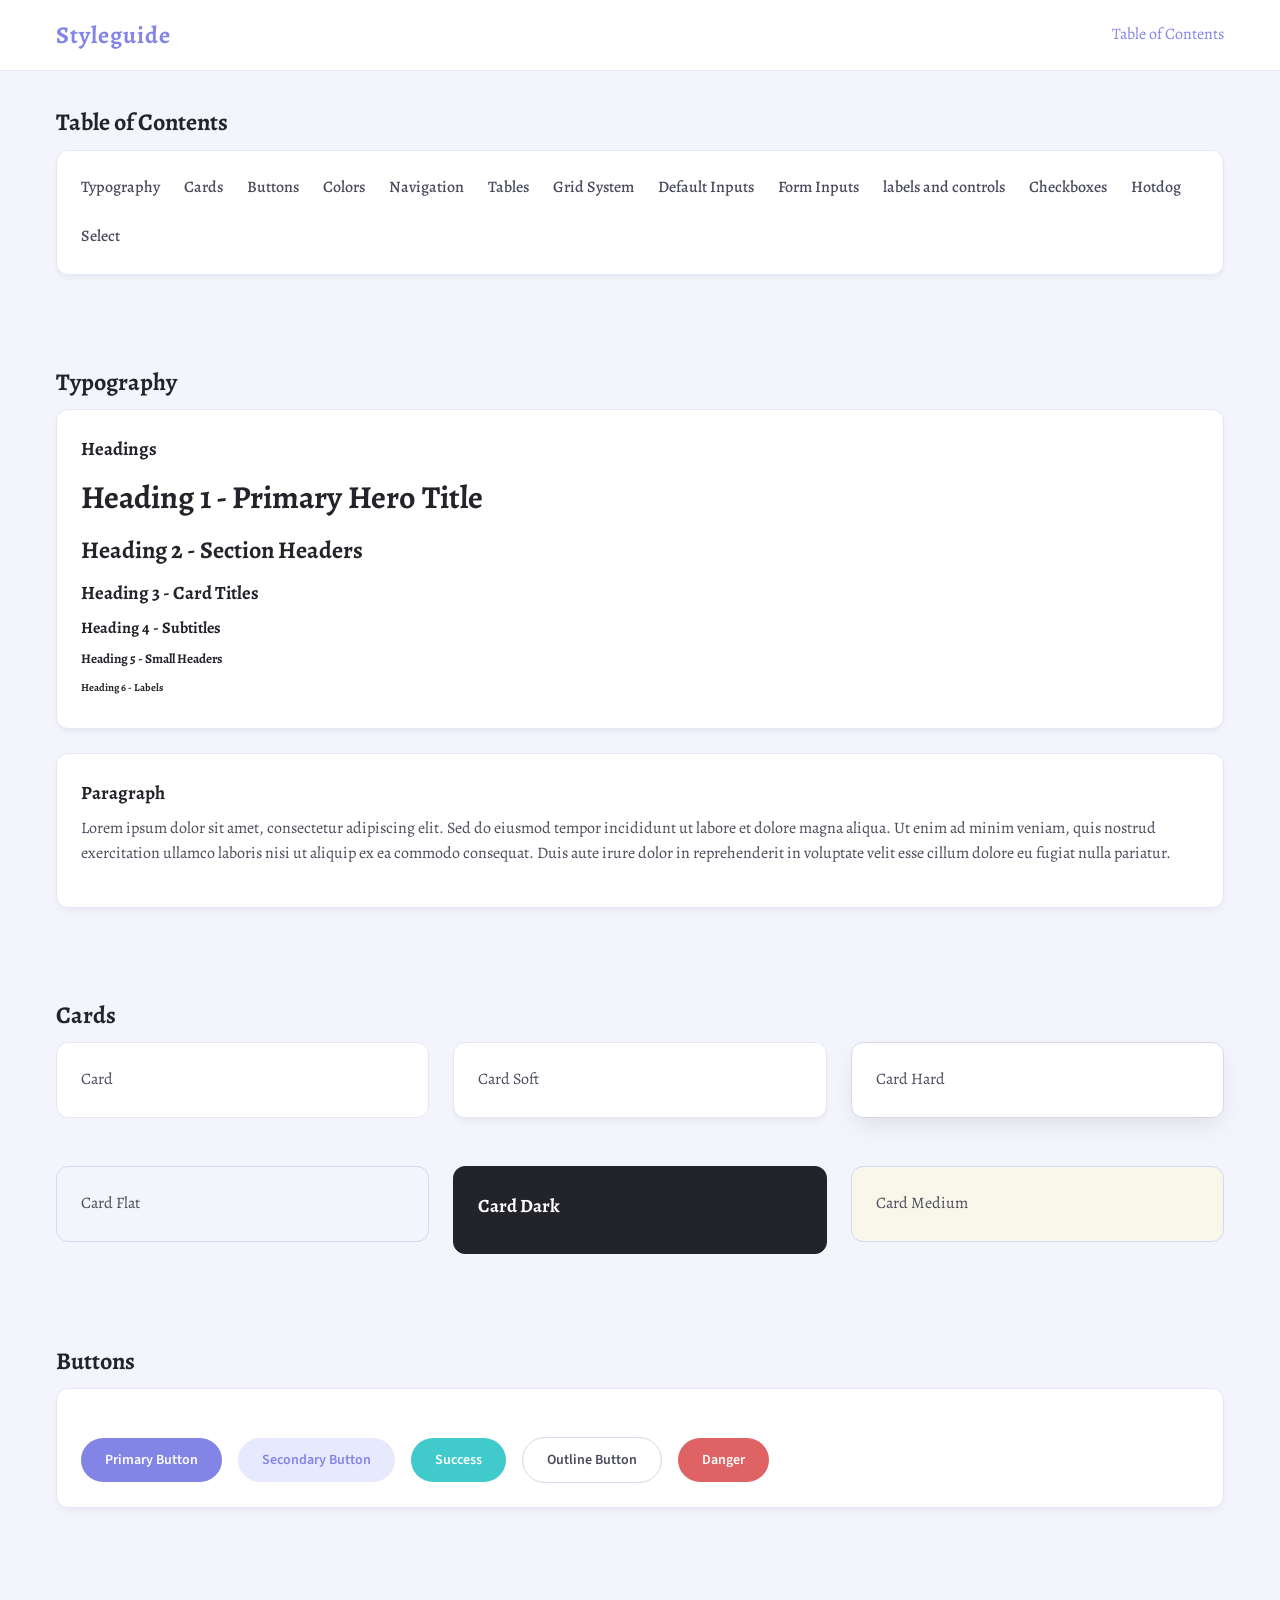
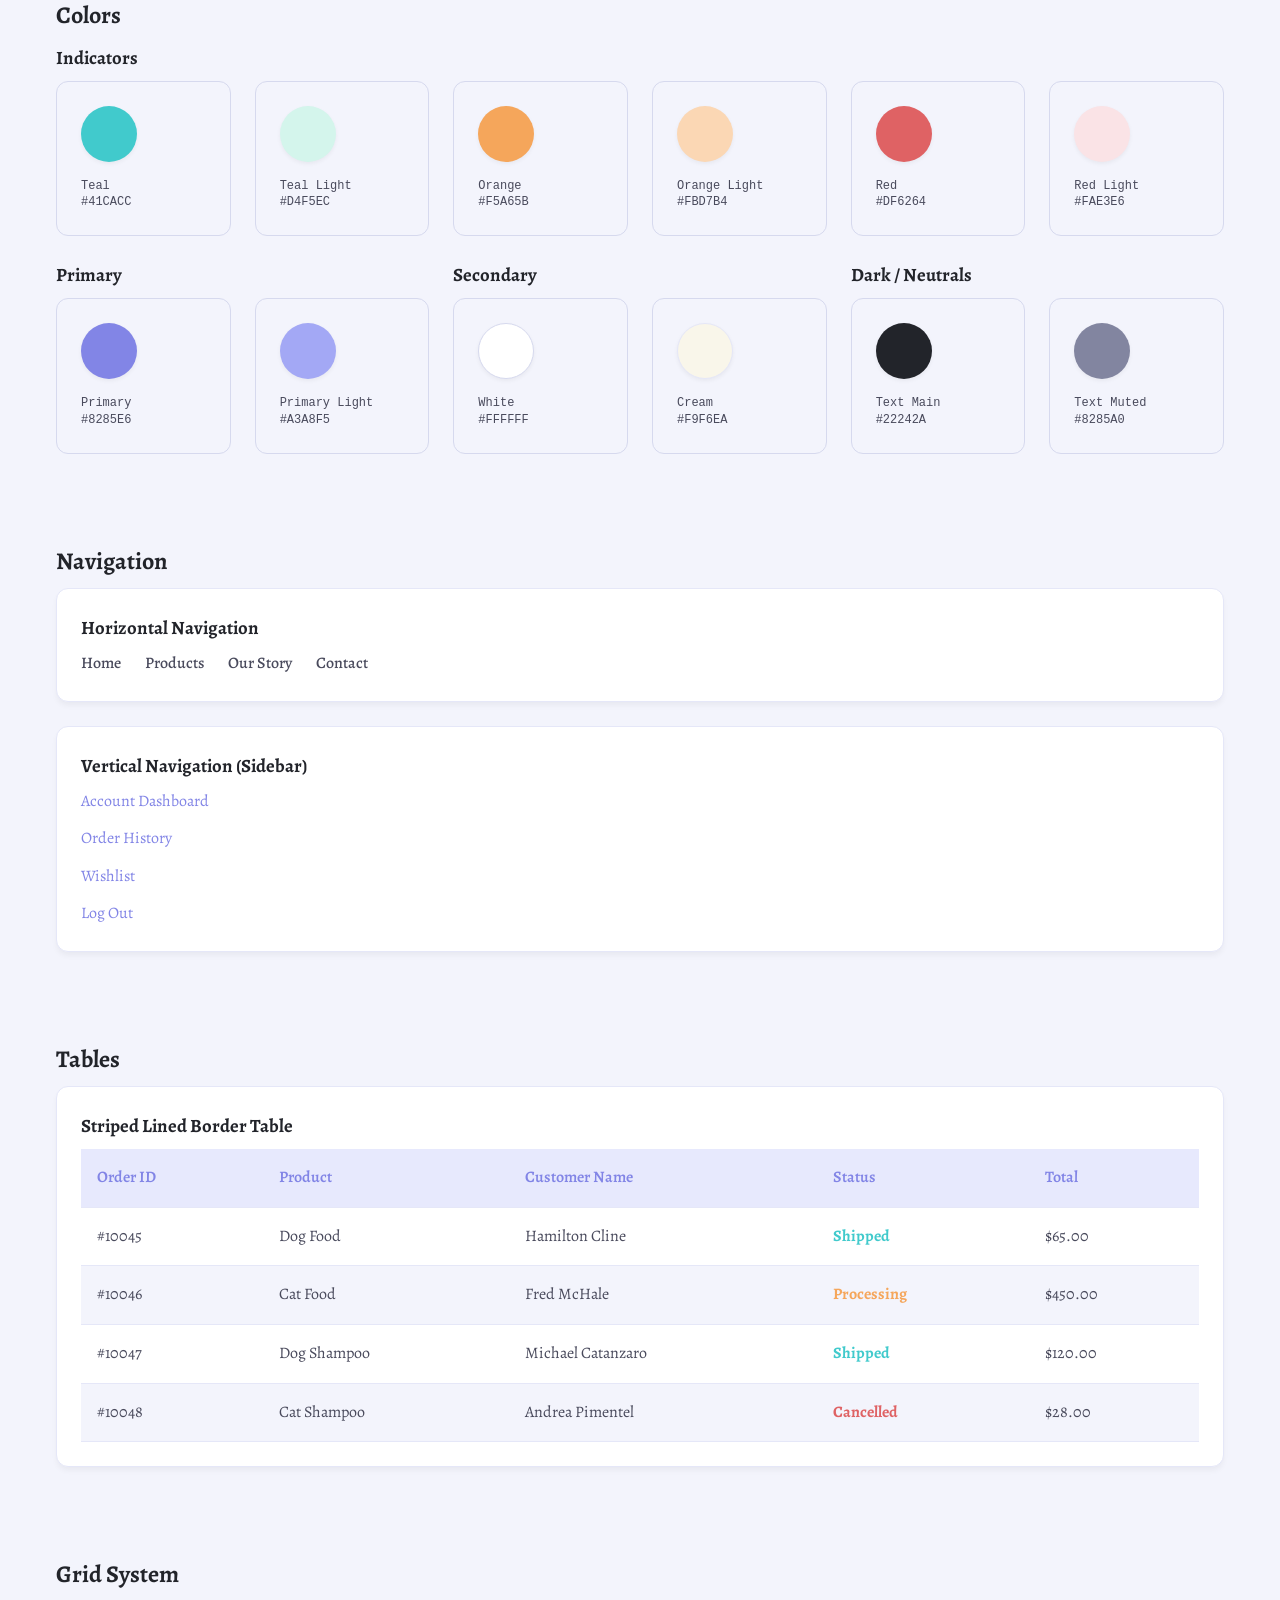
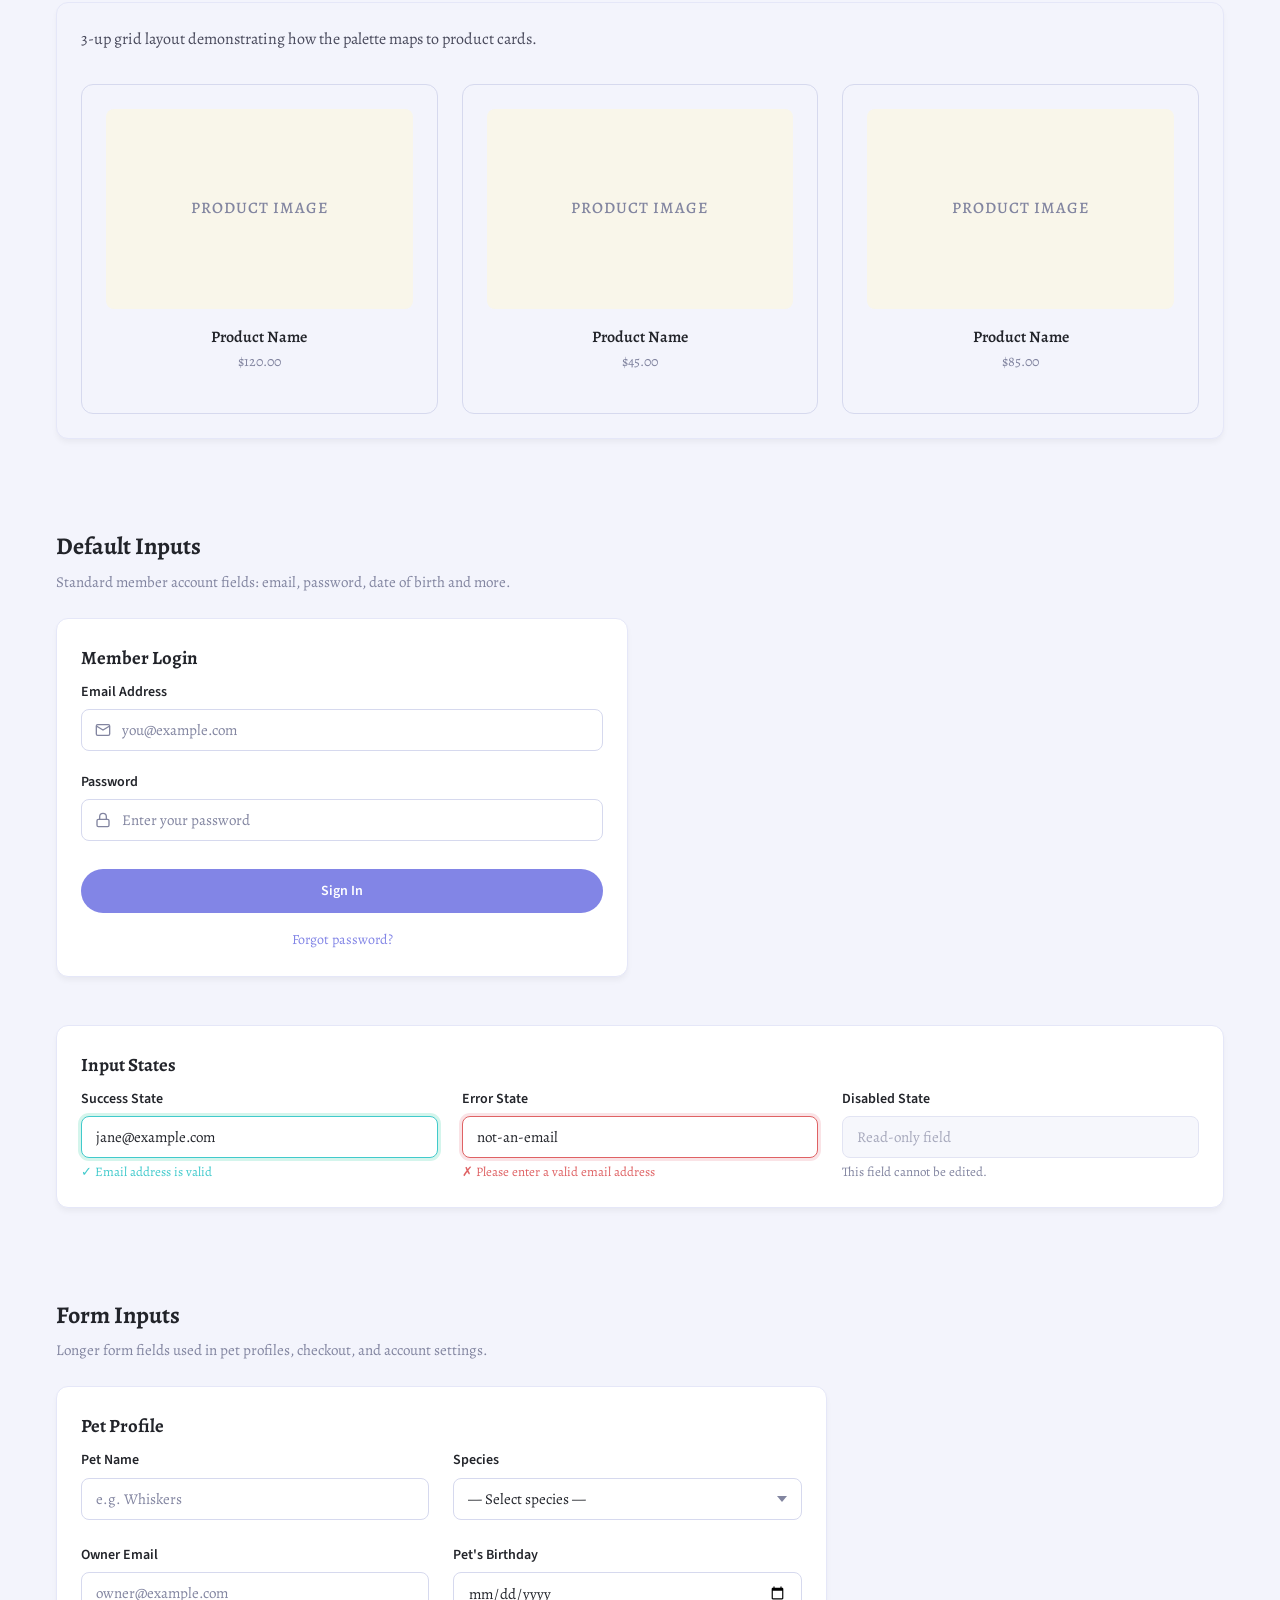
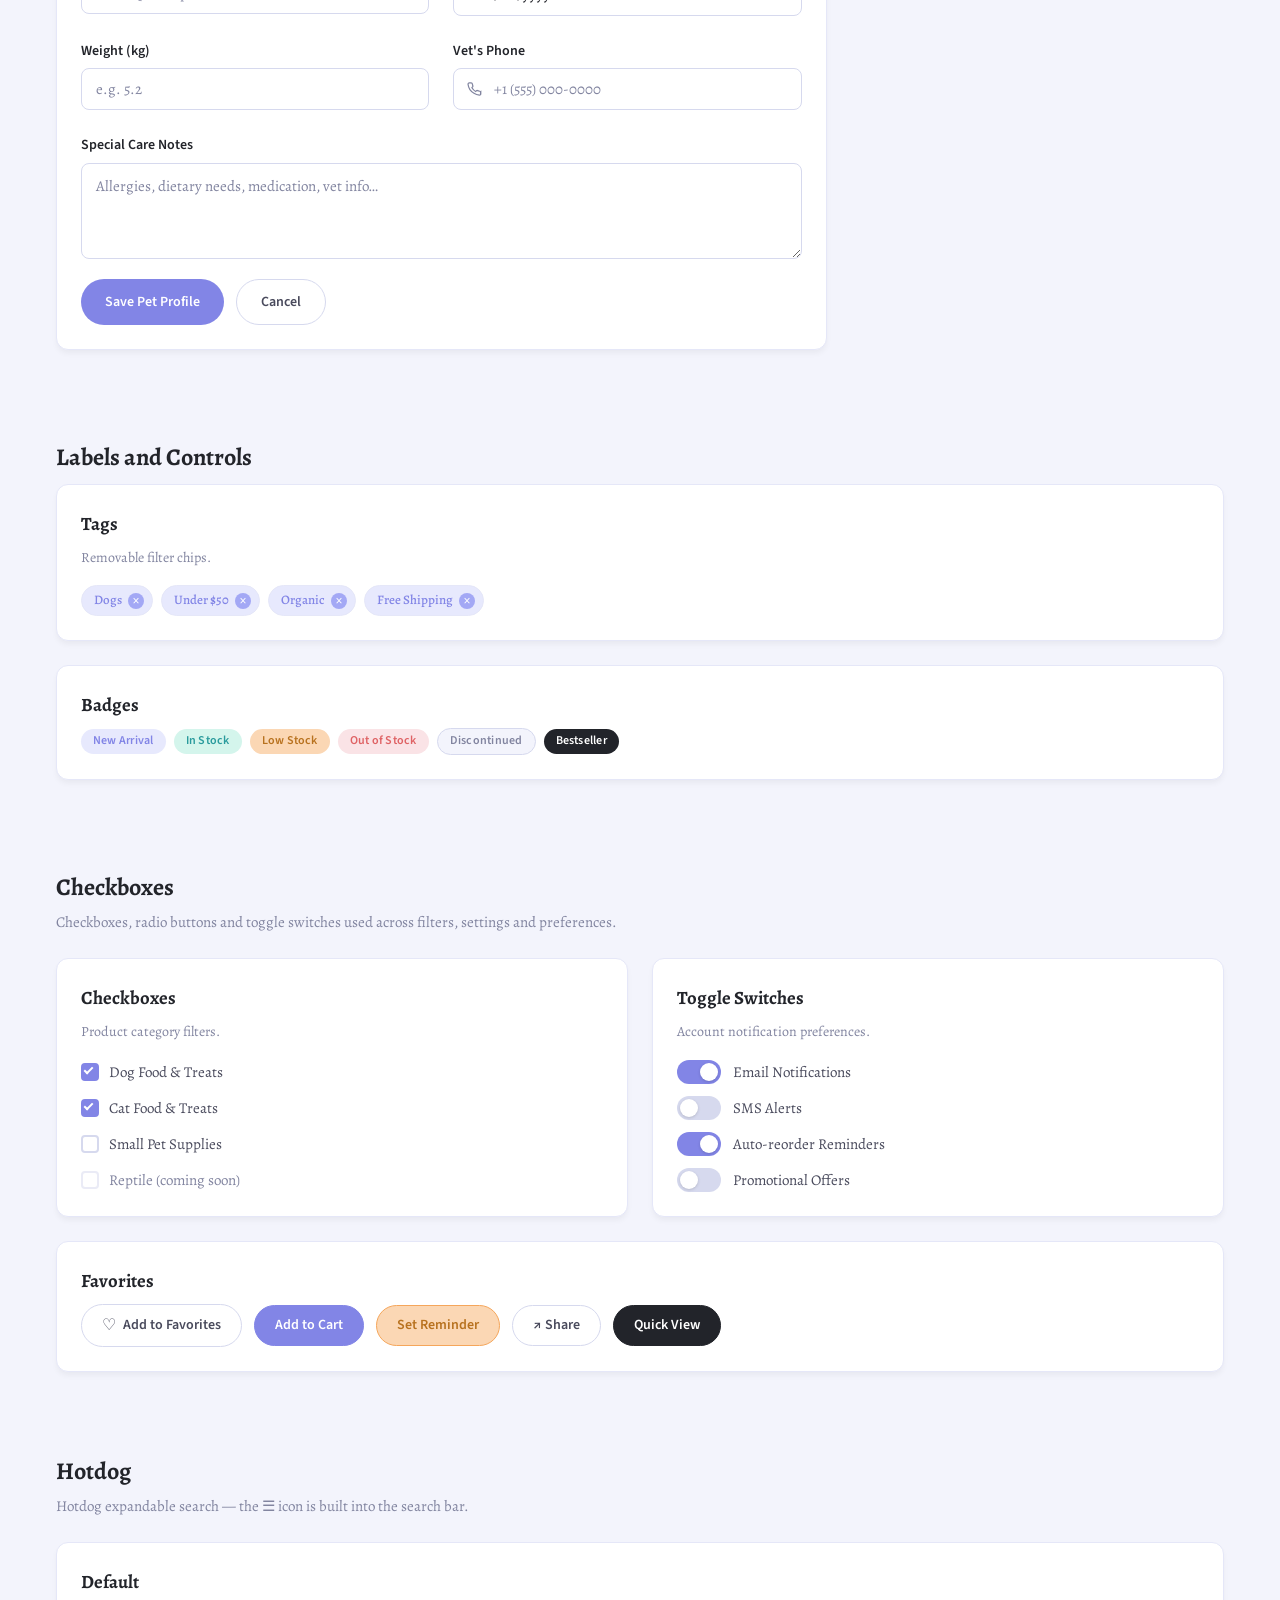
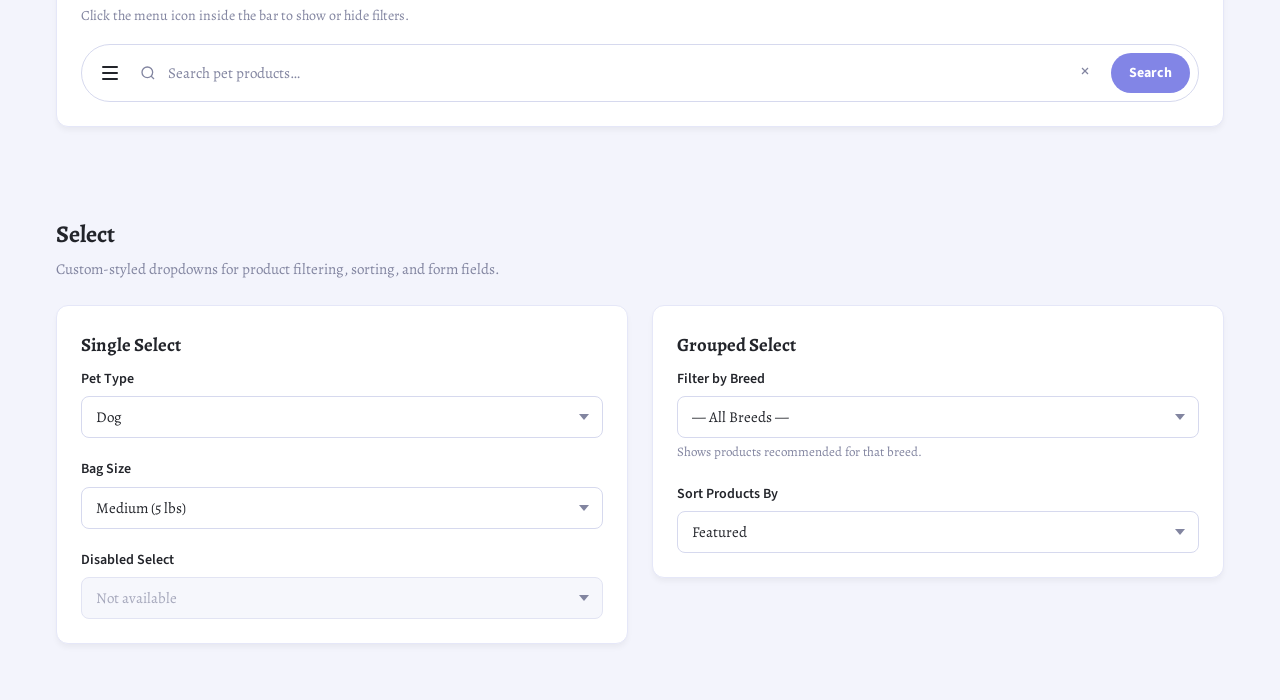
<file: m5/styleguide/index.html>
<!DOCTYPE html>
<html lang="en">
<head>
	<meta charset="UTF-8">
	<meta name="viewport" content="width=device-width, initial-scale=1.0">
	<title>Styleguide</title>

	<link rel="stylesheet" href="lib/css/styleguide.css">

	<link rel="preconnect" href="https://fonts.googleapis.com">
	<link rel="preconnect" href="https://fonts.gstatic.com" crossorigin>
	<link href="https://fonts.googleapis.com/css2?family=Alegreya:wght@400;500;600;700&family=Source+Sans+Pro:wght@400;600;700&display=swap" rel="stylesheet">

</head>
<body>

	<header class="navbar">
		<div class="container display-flex flex-align-center">
			<div class="flex-none">
				<h1>Styleguide</h1>
			</div>
			<div class="flex-stretch"></div>
			<nav class="flex-none nav">
				<ul class="nav-list-inline">
					<li><a href="#tableofcontents">Table of Contents</a></li>
				</ul>
			</nav>
		</div>
	</header>

	<!-- TABLE OF CONTENTS -->
	<div class="container" id="tableofcontents">
		<h2>Table of Contents</h2>
		<div class="card soft">
			<nav class="navigation nav-horizontal">
				<ul>
					<li><a href="#typography">Typography</a></li>
					<li><a href="#cards">Cards</a></li>
					<li><a href="#buttons">Buttons</a></li>
					<li><a href="#colors">Colors</a></li>
					<li><a href="#navigation">Navigation</a></li>
					<li><a href="#tables">Tables</a></li>
					<li><a href="#gridsystem">Grid System</a></li>
					<li><a href="#default-inputs">Default Inputs</a></li>
					<li><a href="#form-inputs">Form Inputs</a></li>
					<li><a href="#labels-controls">labels and controls</a></li>
					<li><a href="#checkboxes">Checkboxes</a></li>
					<li><a href="#hotdog">Hotdog</a></li>
					<li><a href="#select">Select</a></li>
	
				</ul>
			</nav>
		</div>
	</div>

	<!-- TYPOGRAPHY -->
	<div class="container" id="typography">
		<h2>Typography</h2>
		<div class="card soft">
			<h3>Headings</h3>
			<h1>Heading 1 - Primary Hero Title</h1>
			<h2>Heading 2 - Section Headers</h2>
			<h3>Heading 3 - Card Titles</h3>
			<h4>Heading 4 - Subtitles</h4>
			<h5>Heading 5 - Small Headers</h5>
			<h6>Heading 6 - Labels</h6>
		</div>
		<div class="card soft">
			<h3>Paragraph</h3>
			<p>Lorem ipsum dolor sit amet, consectetur adipiscing elit. Sed do eiusmod tempor incididunt ut labore et dolore magna aliqua. Ut enim ad minim veniam, quis nostrud exercitation ullamco laboris nisi ut aliquip ex ea commodo consequat. Duis aute irure dolor in reprehenderit in voluptate velit esse cillum dolore eu fugiat nulla pariatur.</p>
		</div>
	</div>

	<!-- CARDS -->
	<div class="container" id="cards">
		<h2>Cards</h2>
		<div class="grid gap">
			<div class="col-xs-12 col-md-4"><div class="card">Card</div></div>
			<div class="col-xs-12 col-md-4"><div class="card soft">Card Soft</div></div>
			<div class="col-xs-12 col-md-4"><div class="card hard">Card Hard</div></div>
			<div class="col-xs-12 col-md-4"><div class="card flat">Card Flat</div></div>
			<div class="col-xs-12 col-md-4"><div class="card dark"><h3>Card Dark</h3></div></div>
			<div class="col-xs-12 col-md-4"><div class="card medium">Card Medium</div></div>
		</div>
	</div>

	<!-- BUTTONS -->
	<div class="container" id="buttons">
		<h2>Buttons</h2>
		<div class="card soft">
			<div class="btn-row">
				<button class="btn primary">Primary Button</button>
				<button class="btn secondary">Secondary Button</button>
				<button class="btn success">Success</button>
				<button class="btn outline">Outline Button</button>
				<button class="btn danger">Danger</button>
			</div>
		</div>
	</div>

	<!-- COLORS -->
	<div class="container" id="colors">
		<h2>Colors</h2>
		<h3>Indicators</h3>
		<div class="grid gap">
			<div class="col-xs-6 col-md-2"><div class="card flat"><div class="color-circle swatch-teal"></div><div class="color-label">Teal<br>#41CACC</div></div></div>
			<div class="col-xs-6 col-md-2"><div class="card flat"><div class="color-circle swatch-teal-light"></div><div class="color-label">Teal Light<br>#D4F5EC</div></div></div>
			<div class="col-xs-6 col-md-2"><div class="card flat"><div class="color-circle swatch-orange"></div><div class="color-label">Orange<br>#F5A65B</div></div></div>
			<div class="col-xs-6 col-md-2"><div class="card flat"><div class="color-circle swatch-orange-light"></div><div class="color-label">Orange Light<br>#FBD7B4</div></div></div>
			<div class="col-xs-6 col-md-2"><div class="card flat"><div class="color-circle swatch-red"></div><div class="color-label">Red<br>#DF6264</div></div></div>
			<div class="col-xs-6 col-md-2"><div class="card flat"><div class="color-circle swatch-red-light"></div><div class="color-label">Red Light<br>#FAE3E6</div></div></div>
		</div>
		<div class="grid gap">
			<div class="col-xs-12 col-md-4">
				<h3>Primary</h3>
				<div class="grid gap">
					<div class="col-xs-6"><div class="card flat"><div class="color-circle swatch-primary"></div><div class="color-label">Primary<br>#8285E6</div></div></div>
					<div class="col-xs-6"><div class="card flat"><div class="color-circle swatch-primary-light"></div><div class="color-label">Primary Light<br>#A3A8F5</div></div></div>
				</div>
			</div>
			<div class="col-xs-12 col-md-4">
				<h3>Secondary</h3>
				<div class="grid gap">
					<div class="col-xs-6"><div class="card flat"><div class="color-circle swatch-white"></div><div class="color-label">White<br>#FFFFFF</div></div></div>
					<div class="col-xs-6"><div class="card flat"><div class="color-circle swatch-cream"></div><div class="color-label">Cream<br>#F9F6EA</div></div></div>
				</div>
			</div>
			<div class="col-xs-12 col-md-4">
				<h3>Dark / Neutrals</h3>
				<div class="grid gap">
					<div class="col-xs-6"><div class="card flat"><div class="color-circle swatch-text-main"></div><div class="color-label">Text Main<br>#22242A</div></div></div>
					<div class="col-xs-6"><div class="card flat"><div class="color-circle swatch-text-muted"></div><div class="color-label">Text Muted<br>#8285A0</div></div></div>
				</div>
			</div>
		</div>
	</div>

	<!-- NAVIGATION -->
	<div class="container" id="navigation">
		<h2>Navigation</h2>
		<div class="card soft">
			<h3>Horizontal Navigation</h3>
			<nav class="navigation nav-horizontal">
				<ul>
					<li><a href="#">Home</a></li>
					<li><a href="#">Products</a></li>
					<li><a href="#">Our Story</a></li>
					<li><a href="#">Contact</a></li>
				</ul>
			</nav>
		</div>
		<div class="card soft">
			<h3>Vertical Navigation (Sidebar)</h3>
			<nav class="navigation nav-vertical">
				<ul>
					<li><a href="#">Account Dashboard</a></li>
					<li><a href="#">Order History</a></li>
					<li><a href="#">Wishlist</a></li>
					<li><a href="#">Log Out</a></li>
				</ul>
			</nav>
		</div>
	</div>

	<!-- TABLES -->
	<div class="container" id="tables">
		<h2>Tables</h2>
		<div class="card soft">
			<h3>Striped Lined Border Table</h3>
			<table class="table striped lined">
				<thead>
					<tr><th>Order ID</th><th>Product</th><th>Customer Name</th><th>Status</th><th>Total</th></tr>
				</thead>
				<tbody>
					<tr><td>#10045</td><td>Dog Food</td><td>Hamilton Cline</td><td><span class="status-shipped">Shipped</span></td><td>$65.00</td></tr>
					<tr><td>#10046</td><td>Cat Food</td><td>Fred McHale</td><td><span class="status-processing">Processing</span></td><td>$450.00</td></tr>
					<tr><td>#10047</td><td>Dog Shampoo</td><td>Michael Catanzaro</td><td><span class="status-shipped">Shipped</span></td><td>$120.00</td></tr>
					<tr><td>#10048</td><td>Cat Shampoo</td><td>Andrea Pimentel</td><td><span class="status-cancelled">Cancelled</span></td><td>$28.00</td></tr>
				</tbody>
			</table>
		</div>
	</div>

	<!-- GRID SYSTEM -->
	<div class="container" id="gridsystem">
		<h2>Grid System</h2>
		<div class="card soft card-bg-main">
			<p class="grid-demo-desc">3-up grid layout demonstrating how the palette maps to product cards.</p>
			<div class="grid gap">
				<div class="col-xs-12 col-md-4">
					<figure class="figure card flat card-white">
						<div class="img-placeholder">Product Image</div>
						<figcaption>Product Name</figcaption>
						<p class="product-price">$120.00</p>
					</figure>
				</div>
				<div class="col-xs-12 col-md-4">
					<figure class="figure card flat card-white">
						<div class="img-placeholder">Product Image</div>
						<figcaption>Product Name</figcaption>
						<p class="product-price">$45.00</p>
					</figure>
				</div>
				<div class="col-xs-12 col-md-4">
					<figure class="figure card flat card-white">
						<div class="img-placeholder">Product Image</div>
						<figcaption>Product Name</figcaption>
						<p class="product-price">$85.00</p>
					</figure>
				</div>
			</div>
		</div>
	</div>

	<!-- ============================================================
	     DEFAULT INPUTS — Member Login / Registration Info
	     ============================================================ -->
	<div class="container" id="default-inputs">
		<h2>Default Inputs</h2>
		<p class="section-desc">Standard member account fields: email, password, date of birth and more.</p>

		<div class="grid gap">
			<!-- Member Login -->
			<div class="col-xs-12 col-md-6">
				<div class="card soft">
					<h3>Member Login</h3>
					<div class="form-group">
						<label class="form-label" for="login-email">Email Address</label>
						<div class="input-wrap">
							<span class="input-icon">
								<svg width="16" height="16" viewBox="0 0 24 24" fill="none" stroke="currentColor" stroke-width="2"><path d="M4 4h16c1.1 0 2 .9 2 2v12c0 1.1-.9 2-2 2H4c-1.1 0-2-.9-2-2V6c0-1.1.9-2 2-2z"/><polyline points="22,6 12,12 2,6"/></svg>
							</span>
							<input class="input" type="email" id="login-email" placeholder="you@example.com">
						</div>
					</div>
					<div class="form-group">
						<label class="form-label" for="login-password">Password</label>
						<div class="input-wrap">
							<span class="input-icon">
								<svg width="16" height="16" viewBox="0 0 24 24" fill="none" stroke="currentColor" stroke-width="2"><rect x="3" y="11" width="18" height="11" rx="2" ry="2"/><path d="M7 11V7a5 5 0 0 1 10 0v4"/></svg>
							</span>
							<input class="input" type="password" id="login-password" placeholder="Enter your password">
						</div>
					</div>
					<button class="btn primary btn-full">Sign In</button>
					<p class="forgot-password"><a href="#">Forgot password?</a></p>
				</div>
			</div>

			<!-- Input States -->
			<div class="col-xs-12">
				<div class="card soft">
					<h3>Input States</h3>
					<div class="grid gap">
						<div class="col-xs-12 col-md-4">
							<div class="form-group form-group--last">
								<label class="form-label">Success State</label>
								<input class="input success" type="email" value="jane@example.com" readonly>
								<span class="field-hint success">✓ Email address is valid</span>
							</div>
						</div>
						<div class="col-xs-12 col-md-4">
							<div class="form-group form-group--last">
								<label class="form-label">Error State</label>
								<input class="input error" type="email" value="not-an-email">
								<span class="field-hint error">✗ Please enter a valid email address</span>
							</div>
						</div>
						<div class="col-xs-12 col-md-4">
							<div class="form-group form-group--last">
								<label class="form-label">Disabled State</label>
								<input class="input" type="text" value="Read-only field" disabled>
								<span class="field-hint">This field cannot be edited.</span>
							</div>
						</div>
					</div>
				</div>
			</div>
		</div>
	</div>

	<!-- ============================================================
	     FORM INPUTS
	     ============================================================ -->
	<div class="container" id="form-inputs">
		<h2>Form Inputs</h2>
		<p class="section-desc">Longer form fields used in pet profiles, checkout, and account settings.</p>

		<div class="grid gap">
			<!-- Pet Profile Form -->
			<div class="col-xs-12 col-md-8">
				<div class="card soft">
					<h3>Pet Profile</h3>
					<div class="grid gap">
						<div class="col-xs-12 col-md-6">
							<div class="form-group">
								<label class="form-label" for="pet-name">Pet Name</label>
								<input class="input" type="text" id="pet-name" placeholder="e.g. Whiskers">
							</div>
						</div>
						<div class="col-xs-12 col-md-6">
							<div class="form-group">
								<label class="form-label" for="pet-species">Species</label>
								<div class="select-wrap">
									<select class="input" id="pet-species">
										<option value="">— Select species —</option>
										<option>Dog</option>
										<option>Cat</option>
										<option>Bird</option>
										<option>Fish</option>
										<option>Rabbit</option>
									</select>
								</div>
							</div>
						</div>
						<div class="col-xs-12 col-md-6">
							<div class="form-group">
								<label class="form-label" for="pet-owner-email">Owner Email</label>
								<input class="input" type="email" id="pet-owner-email" placeholder="owner@example.com">
							</div>
						</div>
						<div class="col-xs-12 col-md-6">
							<div class="form-group">
								<label class="form-label" for="pet-dob">Pet's Birthday</label>
								<input class="input" type="date" id="pet-dob">
							</div>
						</div>
						<div class="col-xs-12 col-md-6">
							<div class="form-group">
								<label class="form-label" for="pet-weight">Weight (kg)</label>
								<input class="input" type="number" id="pet-weight" placeholder="e.g. 5.2" min="0" step="0.1">
							</div>
						</div>
						<div class="col-xs-12 col-md-6">
							<div class="form-group">
								<label class="form-label" for="pet-vet">Vet's Phone</label>
								<div class="input-wrap">
									<span class="input-icon">
										<svg width="15" height="15" viewBox="0 0 24 24" fill="none" stroke="currentColor" stroke-width="2"><path d="M22 16.92v3a2 2 0 0 1-2.18 2 19.79 19.79 0 0 1-8.63-3.07A19.5 19.5 0 0 1 4.69 13 19.79 19.79 0 0 1 1.65 4.45 2 2 0 0 1 3.62 2.25h3a2 2 0 0 1 2 1.72c.127.96.361 1.903.7 2.81a2 2 0 0 1-.45 2.11L7.91 9.91a16 16 0 0 0 6 6l.92-.92a2 2 0 0 1 2.11-.45c.907.339 1.85.573 2.81.7A2 2 0 0 1 21.73 17.27z"/></svg>
									</span>
									<input class="input" type="tel" id="pet-vet" placeholder="+1 (555) 000-0000">
								</div>
							</div>
						</div>
						<div class="col-xs-12">
							<div class="form-group form-group--last">
								<label class="form-label" for="pet-notes">Special Care Notes</label>
								<textarea class="input" id="pet-notes" placeholder="Allergies, dietary needs, medication, vet info…"></textarea>
							</div>
						</div>
					</div>
					<div class="form-actions">
						<button class="btn primary">Save Pet Profile</button>
						<button class="btn outline">Cancel</button>
					</div>
				</div>
			</div>

			
		</div>
	</div>

	<!-- ============================================================
	     labels and controls
	     ============================================================ -->

	<div class="container" id="labels-controls">
		<div class="col-xs-12 col-md-4">
			<h2>Labels and Controls</h2>
				<div class="card soft">
					<h3>Tags</h3>
					<p class="card-hint">Removable filter chips.</p>
					<div class="flex-wrap-gap">
						<span class="tag">Dogs <button class="tag-remove">×</button></span>
						<span class="tag">Under $50 <button class="tag-remove">×</button></span>
						<span class="tag">Organic <button class="tag-remove">×</button></span>
						<span class="tag">Free Shipping <button class="tag-remove">×</button></span>
					</div>
				</div>
				<div class="card soft">
					<h3>Badges</h3>
					<div class="flex-wrap-gap">
						<span class="badge primary">New Arrival</span>
						<span class="badge success">In Stock</span>
						<span class="badge warning">Low Stock</span>
						<span class="badge danger">Out of Stock</span>
						<span class="badge neutral">Discontinued</span>
						<span class="badge dark">Bestseller</span>
					</div>
				</div>
			</div>
	</div>

	<!-- ============================================================
	     Buttons
	     ============================================================ -->

	<div class="container" id="checkboxes">
		<h2>Checkboxes</h2>
		<p class="section-desc">Checkboxes, radio buttons and toggle switches used across filters, settings and preferences.</p>

		<div class="grid gap">
			<!-- Checkboxes + Add to Favorites -->
			<div class="col-xs-12 col-md-6">
				<div class="card soft">
					<h3>Checkboxes</h3>
					<p class="card-hint">Product category filters.</p>
					<div class="control-group">
						<label class="control-label"><input type="checkbox" checked><span>Dog Food &amp; Treats</span></label>
						<label class="control-label"><input type="checkbox" checked><span>Cat Food &amp; Treats</span></label>
						<label class="control-label"><input type="checkbox"><span>Small Pet Supplies</span></label>
						<label class="control-label"><input type="checkbox" disabled><span>Reptile (coming soon)</span></label>
					</div>
				</div>
			</div>

			<!-- Toggles -->
			<div class="col-xs-12 col-md-6">
				<div class="card soft">
					<h3>Toggle Switches</h3>
					<p class="card-hint">Account notification preferences.</p>
					<div class="control-group">
						<label class="toggle-label">
							<div class="toggle-switch"><input type="checkbox" checked><span class="toggle-track"></span></div>
							<span class="toggle-text">Email Notifications</span>
						</label>
						<label class="toggle-label">
							<div class="toggle-switch"><input type="checkbox"><span class="toggle-track"></span></div>
							<span class="toggle-text">SMS Alerts</span>
						</label>
						<label class="toggle-label">
							<div class="toggle-switch"><input type="checkbox" checked><span class="toggle-track"></span></div>
							<span class="toggle-text">Auto-reorder Reminders</span>
						</label>
						<label class="toggle-label">
							<div class="toggle-switch"><input type="checkbox"><span class="toggle-track"></span></div>
							<span class="toggle-text">Promotional Offers</span>
						</label>
					</div>
				</div>
			</div>
		</div>

		<div class="card soft mb-1">
			<h3>Favorites</h3>
			<div class="btn-row btn-row--sm">
				<button class="btn-pet favorite" id="fav-demo">
					<span class="heart-icon">♡</span> Add to Favorites
				</button>
				<button class="btn-pet add-cart" id="cart-demo">
					Add to Cart
				</button>
				<button class="btn-pet remind">
					Set Reminder
				</button>
				<button class="btn-pet share">
					↗ Share
				</button>
				<button class="btn-pet quick-view">
					Quick View
				</button>
			</div>
		</div>
	</div>

	<!-- ============================================================
	     HOTDOG
	     ============================================================ -->
  <div class="container" id="hotdog">
    <h2>Hotdog</h2>
    <p class="section-desc">Hotdog expandable search — the ☰ icon is built into the search bar.</p>

    <div class="card soft">
      <h3>Default</h3>
      <p class="card-hint">Click the menu icon inside the bar to show or hide filters.</p>

      <div class="hotdog-search" id="hotdog-search-demo">
        <div class="hotdog-search__bar">
          <button class="hotdog-search__toggle" id="hotdog-toggle" aria-label="Open filters" aria-expanded="false" aria-controls="hotdog-filters">
            <span class="hotdog-bar"></span>
            <span class="hotdog-bar"></span>
            <span class="hotdog-bar"></span>
          </button>

          <span class="hotdog-search__icon" aria-hidden="true">
            <svg width="16" height="16" viewBox="0 0 24 24" fill="none" stroke="currentColor" stroke-width="2">
              <circle cx="11" cy="11" r="8"></circle>
              <line x1="21" y1="21" x2="16.65" y2="16.65"></line>
            </svg>
          </span>

          <input
            class="hotdog-search__input"
            type="text"
            id="hotdog-input"
            placeholder="Search pet products…"
          >

          <button class="hotdog-search__clear" id="hotdog-clear" type="button" aria-label="Clear search">
            <svg width="12" height="12" viewBox="0 0 24 24" fill="none" stroke="currentColor" stroke-width="2.5">
              <line x1="18" y1="6" x2="6" y2="18"></line>
              <line x1="6" y1="6" x2="18" y2="18"></line>
            </svg>
          </button>

          <button class="hotdog-search__btn" type="button">Search</button>
        </div>

        <div class="hotdog-search__filters" id="hotdog-filters">
          <button class="filter-chip active" type="button">Dogs</button>
          <button class="filter-chip" type="button">Cats</button>
          <button class="filter-chip" type="button">Food</button>
          <button class="filter-chip" type="button">Toys</button>
          <button class="filter-chip" type="button">Sale</button>
        </div>
      </div>
    </div>
  </div>
	</div>


	<!-- ============================================================
	     SELECT
	     ============================================================ -->
	<div class="container" id="select">
		<h2>Select</h2>
		<p class="section-desc">Custom-styled dropdowns for product filtering, sorting, and form fields.</p>

		<div class="grid gap">
			<div class="col-xs-12 col-md-6">
				<div class="card soft">
					<h3>Single Select</h3>
					<div class="form-group">
						<label class="form-label" for="sel-pet">Pet Type</label>
						<div class="select-wrap">
							<select class="input" id="sel-pet">
								<option value="">— Choose a pet —</option>
								<option selected>Dog</option>
								<option>Cat</option>
								<option>Bird</option>
								<option>Fish</option>
								<option>Rabbit</option>
							</select>
						</div>
					</div>
					<div class="form-group">
						<label class="form-label" for="sel-size">Bag Size</label>
						<div class="select-wrap">
							<select class="input" id="sel-size">
								<option>Small (2 lbs)</option>
								<option selected>Medium (5 lbs)</option>
								<option>Large (15 lbs)</option>
								<option>X-Large (30 lbs)</option>
							</select>
						</div>
					</div>
					<div class="form-group form-group--last">
						<label class="form-label">Disabled Select</label>
						<div class="select-wrap">
							<select class="input" disabled>
								<option>Not available</option>
							</select>
						</div>
					</div>
				</div>
			</div>

			<div class="col-xs-12 col-md-6">
				<div class="card soft">
					<h3>Grouped Select</h3>
					<div class="form-group">
						<label class="form-label" for="sel-breed">Filter by Breed</label>
						<div class="select-wrap">
							<select class="input" id="sel-breed">
								<option value="">— All Breeds —</option>
								<optgroup label="Dogs">
									<option>Golden Retriever</option>
									<option>French Bulldog</option>
									<option>Labrador Retriever</option>
									<option>German Shepherd</option>
								</optgroup>
								<optgroup label="Cats">
									<option>Persian</option>
									<option>Maine Coon</option>
									<option>Siamese</option>
									<option>British Shorthair</option>
								</optgroup>
							</select>
						</div>
						<span class="field-hint">Shows products recommended for that breed.</span>
					</div>
					<div class="form-group form-group--last">
						<label class="form-label" for="sel-sort">Sort Products By</label>
						<div class="select-wrap">
							<select class="input" id="sel-sort">
								<option>Featured</option>
								<option>Price: Low to High</option>
								<option>Price: High to Low</option>
								<option>Newest Arrivals</option>
								<option>Best Sellers</option>
								<option>Customer Rating</option>
							</select>
						</div>
					</div>
				</div>
			</div>
		</div>
	</div>




	<script src="lib/js/script.js"></script>
</body>
</html>
</file>
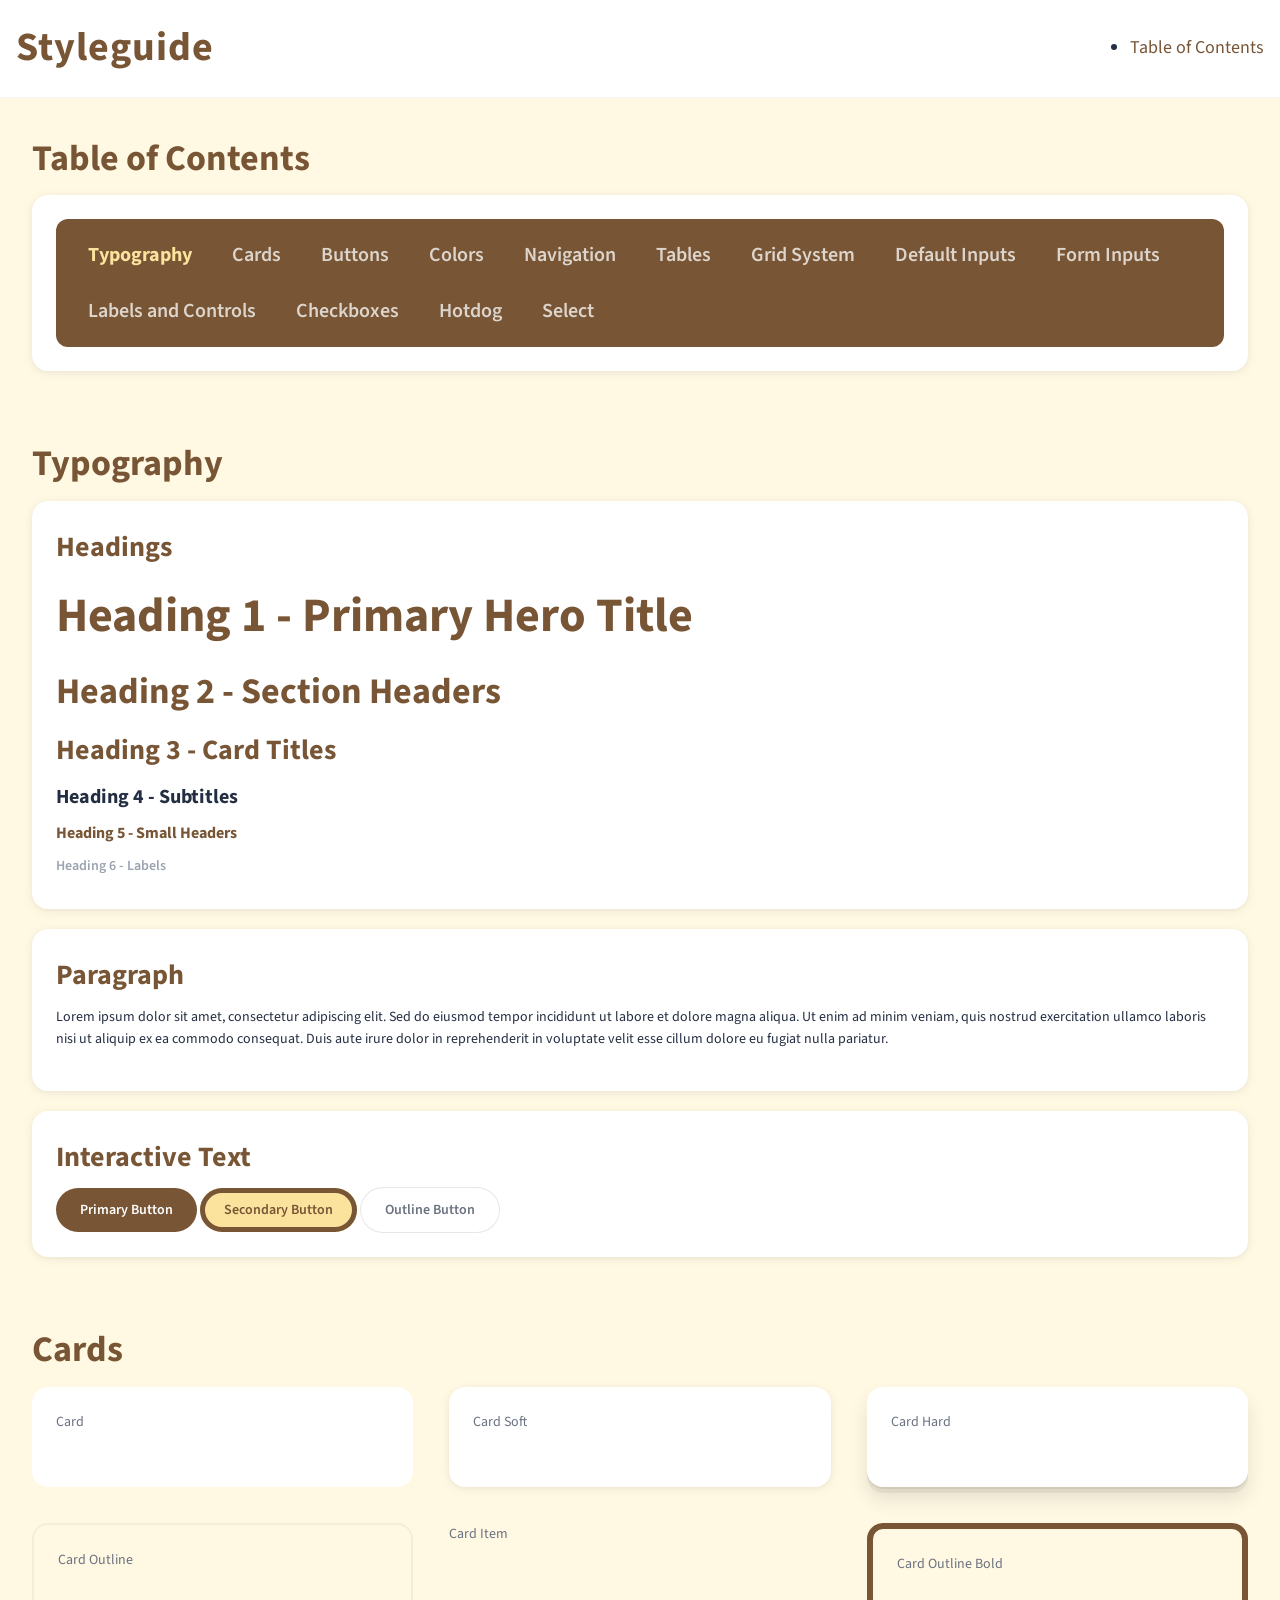
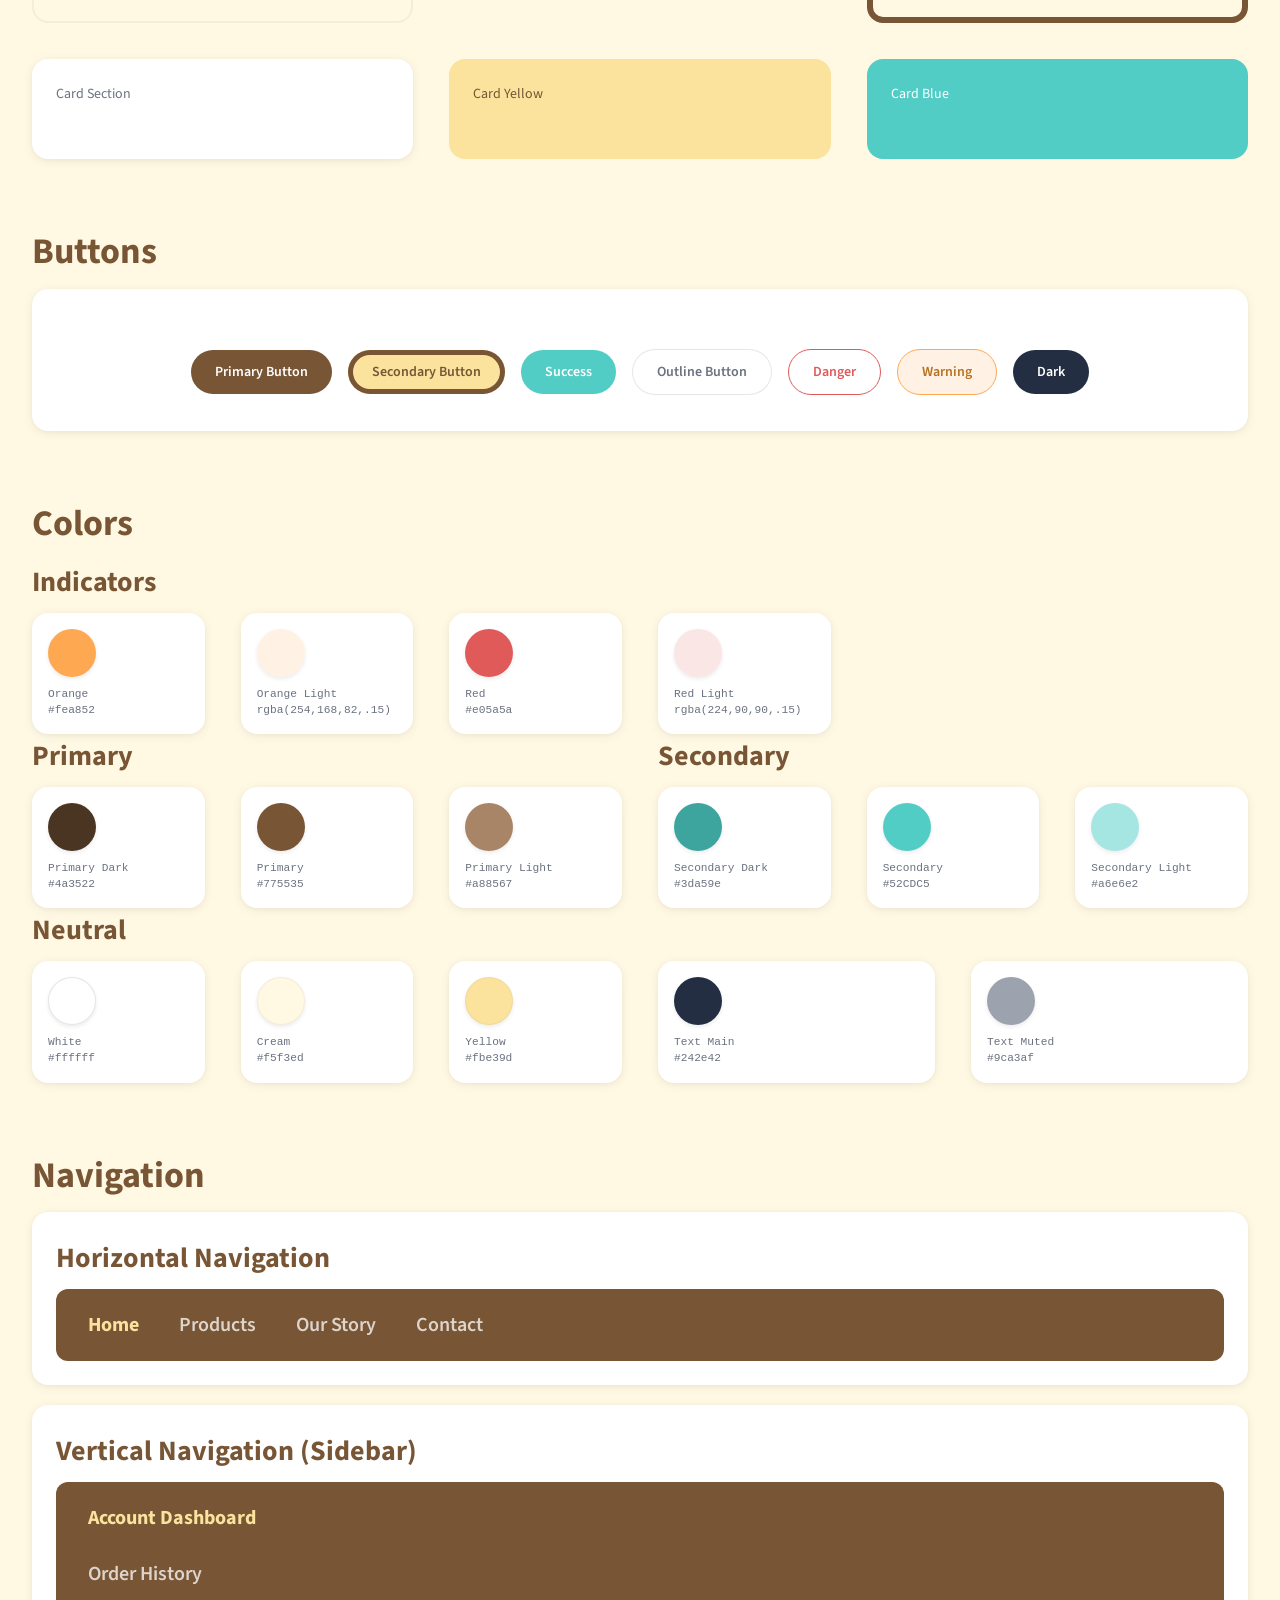
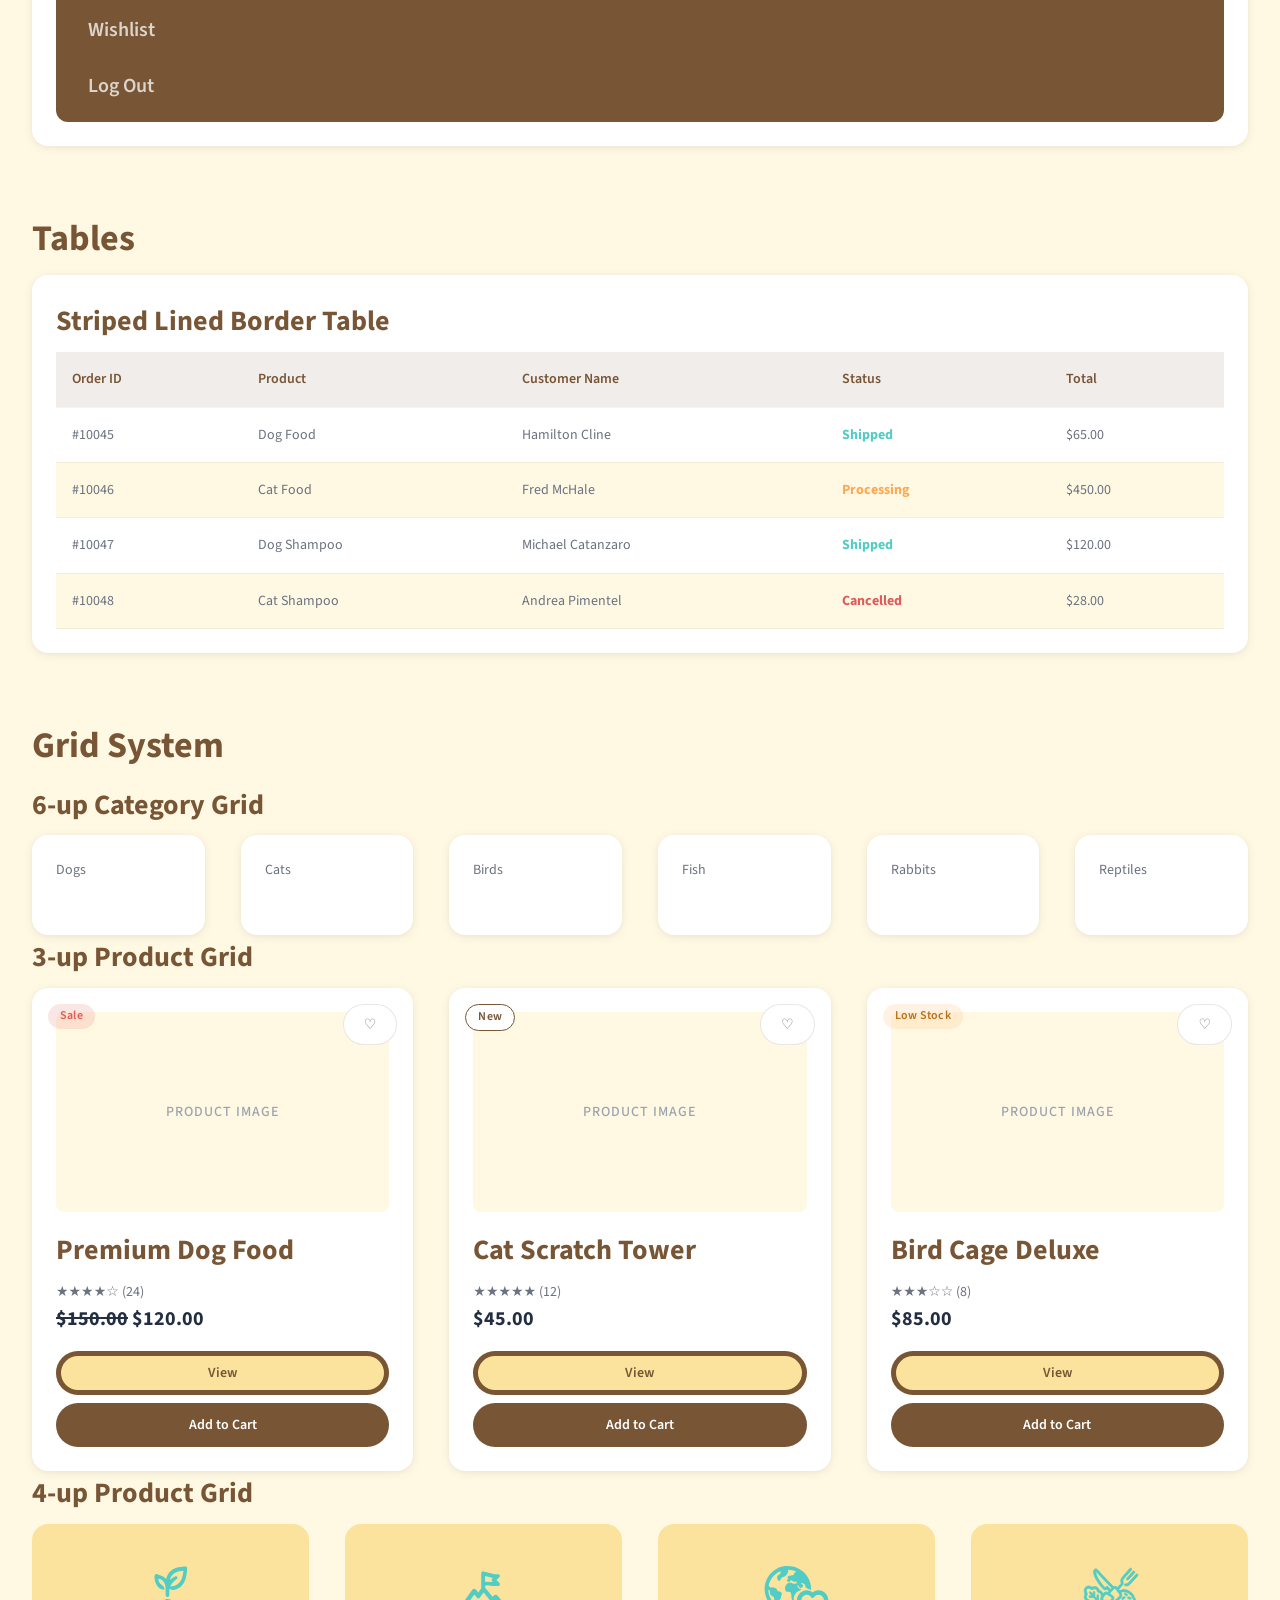
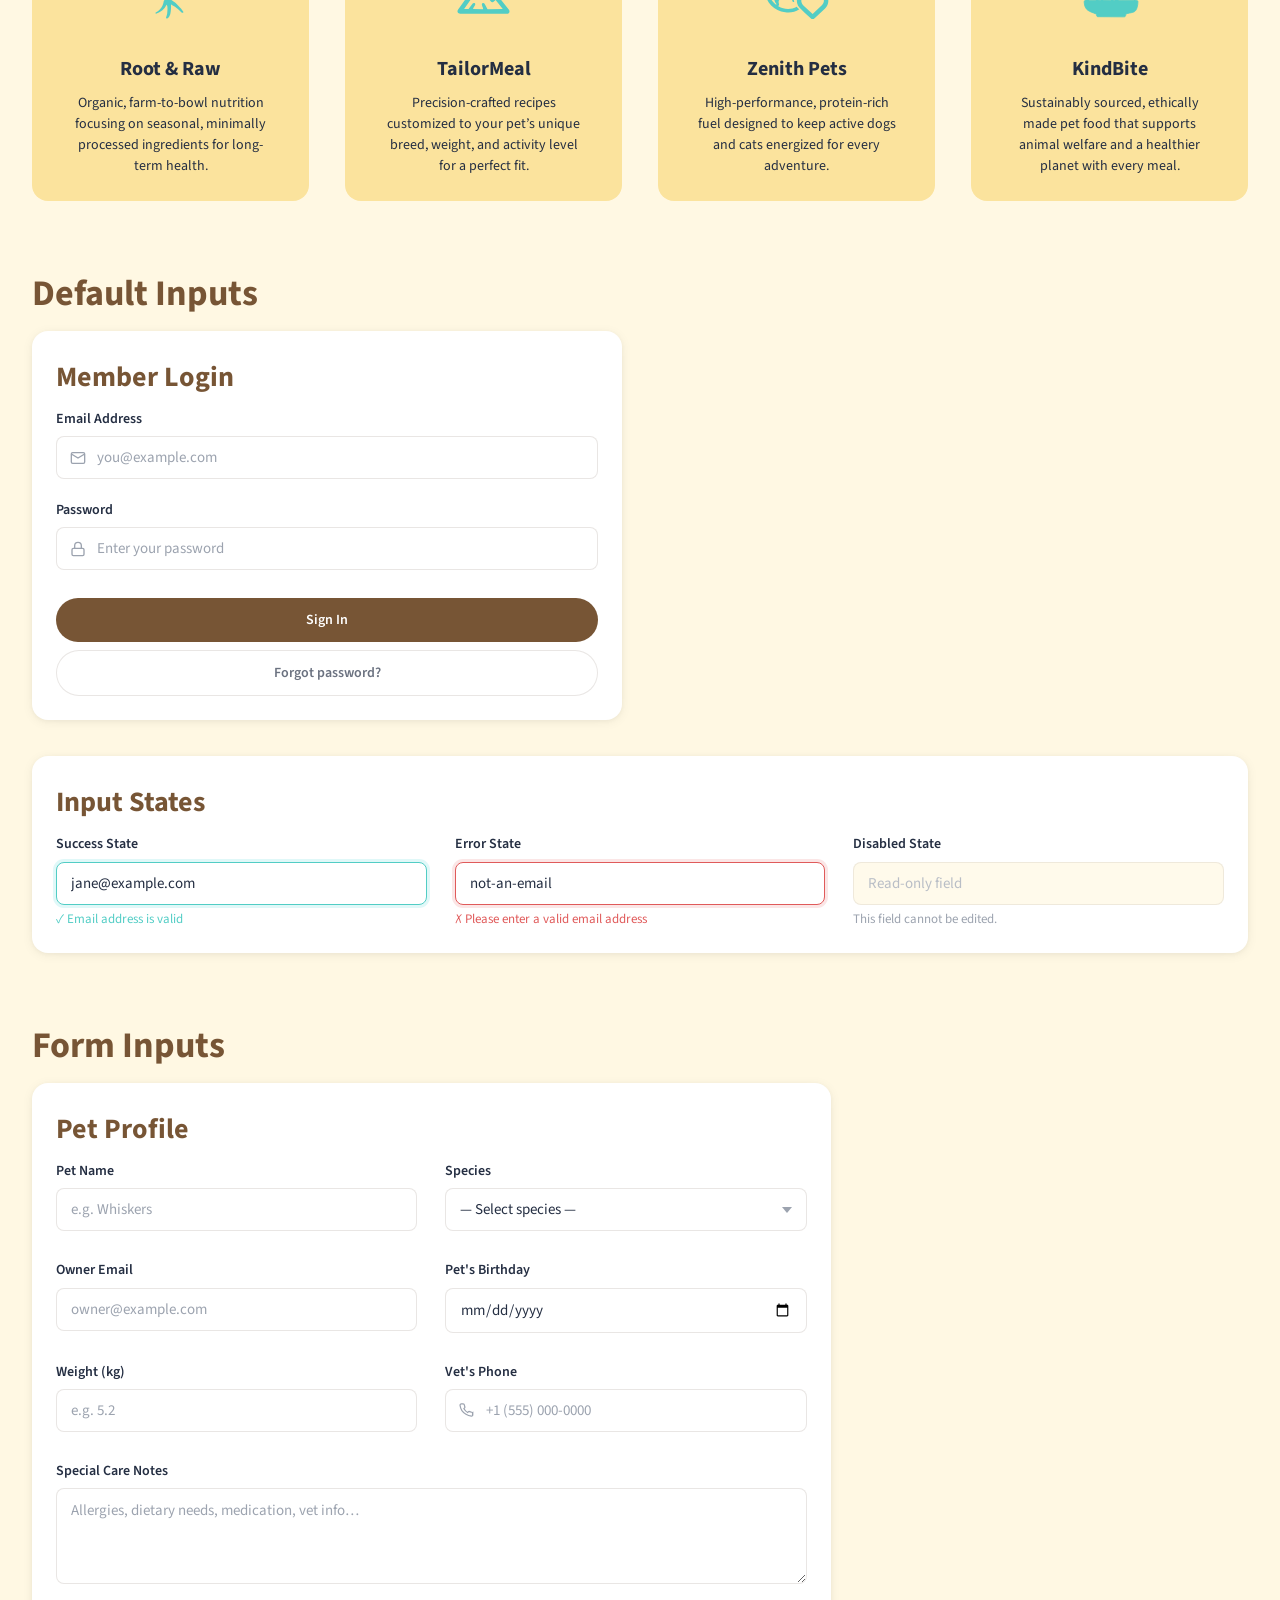
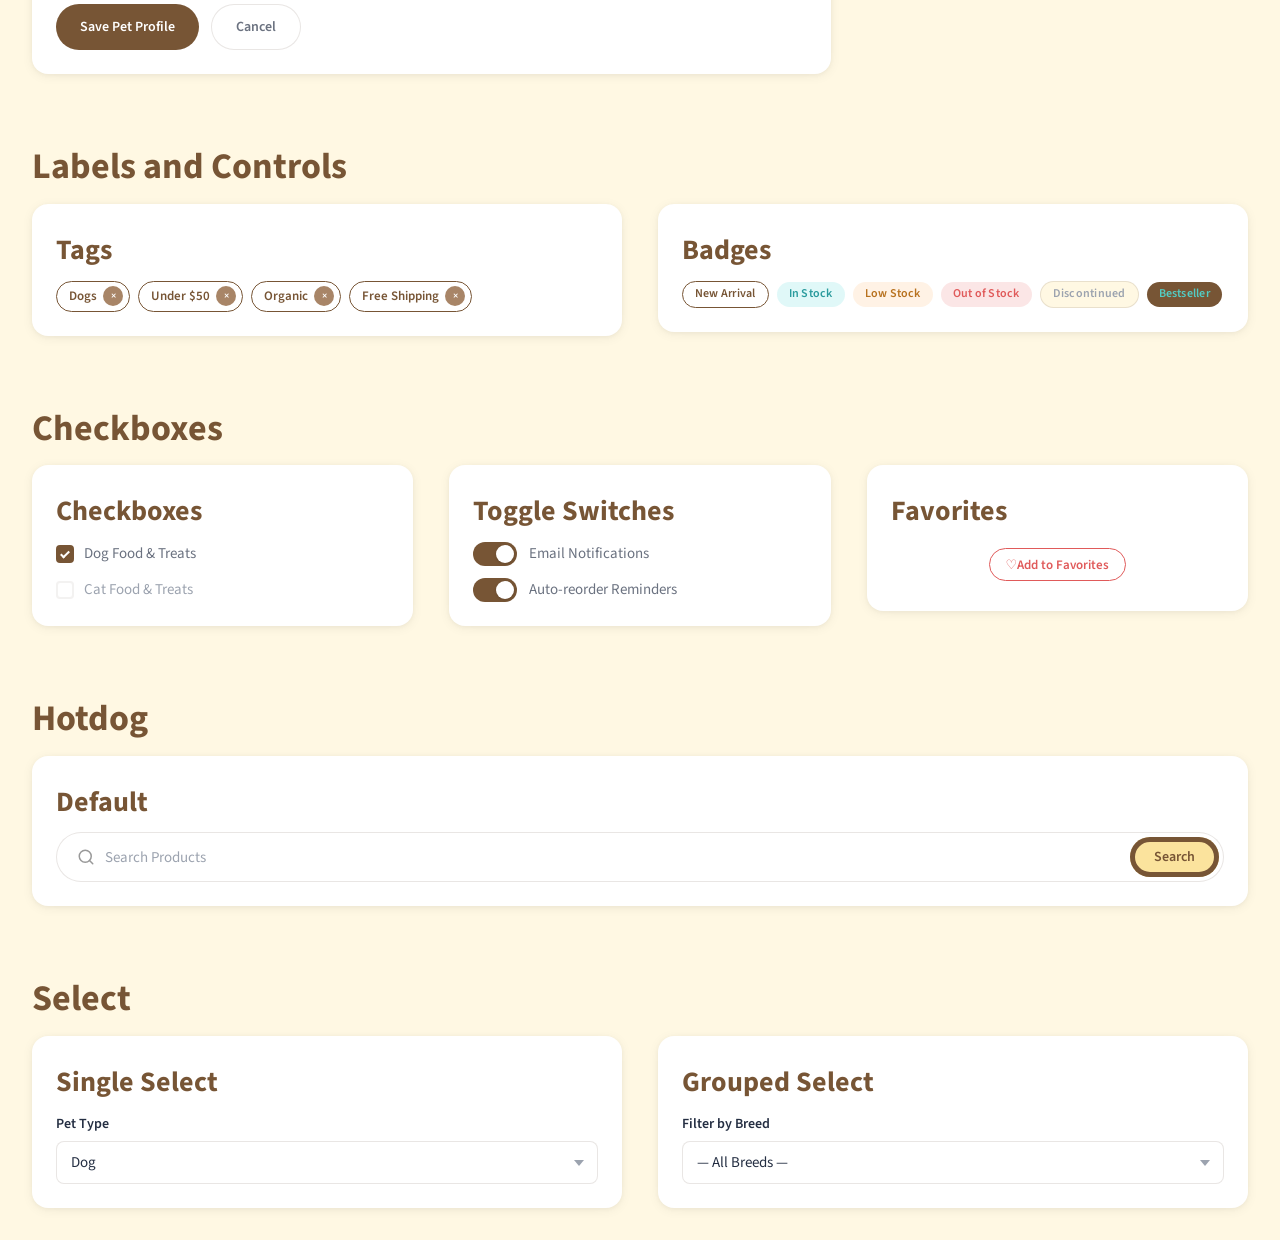
<file: pawland/styleguide/index.html>
<!DOCTYPE html>
<html lang="en">
<head>
	<meta charset="UTF-8">
	<meta name="viewport" content="width=device-width, initial-scale=1.0">
	<title>Styleguide</title>

  <link rel="stylesheet" href="lib/css/gridsystem.css" />
  <link rel="stylesheet" href="lib/css/styleguide.css" />

	<link rel="preconnect" href="https://fonts.googleapis.com">
	<link rel="preconnect" href="https://fonts.gstatic.com" crossorigin>
	<link href="https://fonts.googleapis.com/css2?family=Source+Sans+Pro:wght@400;600;700&display=swap" rel="stylesheet">

</head>
<body>

	<header class="navbar">
		<div class="container display flex flex align">
			<div class="flex none">
				<h1>Styleguide</h1>
			</div>
			<div class="flex stretch"></div>
			<nav class="flex none nav">
				<ul class="nav inline">
					<li><a href="#tableofcontents">Table of Contents</a></li>
				</ul>
			</nav>
		</div>
	</header>

	<!-- TABLE OF CONTENTS -->
	<div class="container" id="tableofcontents">
		<h2>Table of Contents</h2>
		<div class="card soft">
			<nav class="nav horizontal">
				<ul>
					<li><a href="#typography" class="active">Typography</a></li>
					<li><a href="#cards">Cards</a></li>
					<li><a href="#buttons">Buttons</a></li>
					<li><a href="#colors">Colors</a></li>
					<li><a href="#navigation">Navigation</a></li>
					<li><a href="#tables">Tables</a></li>
					<li><a href="#gridsystem">Grid System</a></li>
					<li><a href="#default-inputs">Default Inputs</a></li>
					<li><a href="#form-inputs">Form Inputs</a></li>
					<li><a href="#labels-controls">Labels and Controls</a></li>
					<li><a href="#checkboxes">Checkboxes</a></li>
					<li><a href="#hotdog">Hotdog</a></li>
					<li><a href="#select">Select</a></li>
				</ul>
			</nav>
		</div>
	</div>

	<!-- TYPOGRAPHY -->
	<div class="container" id="typography">
		<h2>Typography</h2>
		<div class="card soft">
			<h3>Headings</h3>
			<h1>Heading 1 - Primary Hero Title</h1>
			<h2>Heading 2 - Section Headers</h2>
			<h3>Heading 3 - Card Titles</h3>
			<h4>Heading 4 - Subtitles</h4>
			<h5>Heading 5 - Small Headers</h5>
			<h6>Heading 6 - Labels</h6>
		</div>
		<div class="card soft">
			<h3>Paragraph</h3>
			<p>Lorem ipsum dolor sit amet, consectetur adipiscing elit. Sed do eiusmod tempor incididunt ut labore et dolore magna aliqua. Ut enim ad minim veniam, quis nostrud exercitation ullamco laboris nisi ut aliquip ex ea commodo consequat. Duis aute irure dolor in reprehenderit in voluptate velit esse cillum dolore eu fugiat nulla pariatur.</p>
		</div>
		<div class="card soft">
			<h3>Interactive Text</h3>
				<button class="btn primary">Primary Button</button>
				<button class="btn secondary">Secondary Button</button>
				<button class="btn outline">Outline Button</button>
			</div>
		</div>

	<!-- CARDS -->
	<div class="container" id="cards">
		<h2>Cards</h2>
		<div class="grid gap">
			<div class="col-xs-12 col-md-4"><div class="card">Card</div></div>
			<div class="col-xs-12 col-md-4"><div class="card soft">Card Soft</div></div>
			<div class="col-xs-12 col-md-4"><div class="card hard">Card Hard</div></div>
			<div class="col-xs-12 col-md-4"><div class="card outline">Card Outline</div></div>
			<div class="col-xs-12 col-md-4"><div class="card item">Card Item</div></div>
			<div class="col-xs-12 col-md-4"><div class="card outline bold">Card Outline Bold</div></div>
			<div class="col-xs-12 col-md-4"><div class="card section">Card Section</div></div>
			<div class="col-xs-12 col-md-4"><div class="card yellow">Card Yellow</div></div>
			<div class="col-xs-12 col-md-4"><div class="card blue">Card Blue</div></div>

		</div>
	</div>

	<!-- BUTTONS -->
	<div class="container" id="buttons">
		<h2>Buttons</h2>
		<div class="card soft">
			<div class="btn row">
				<button class="btn primary">Primary Button</button>
				<button class="btn secondary">Secondary Button</button>
				<button class="btn success">Success</button>
				<button class="btn outline">Outline Button</button>
				<button class="btn danger">Danger</button>
				<button class="btn warning">Warning</button>
				<button class="btn dark">Dark</button>
			</div>
		</div>
	</div>

	<!-- COLORS -->
	<div class="container" id="colors">
		<h2>Colors</h2>
		<h3>Indicators</h3>
		<div class="grid gap">
			<div class="col-xs-6 col-md-2"><div class="card soft"><div class="color circle swatch orange"></div><div class="color label">Orange<br>#fea852</div></div></div>
			<div class="col-xs-6 col-md-2"><div class="card soft"><div class="color circle swatch orange light"></div><div class="color label">Orange Light<br>rgba(254,168,82,.15)</div></div></div>
			<div class="col-xs-6 col-md-2"><div class="card soft"><div class="color circle swatch red"></div><div class="color label">Red<br>#e05a5a</div></div></div>
			<div class="col-xs-6 col-md-2"><div class="card soft"><div class="color circle swatch red light"></div><div class="color label">Red Light<br>rgba(224,90,90,.15)</div></div></div>
		</div>

        <div class="grid gap">
    <div class="col-xs-12 col-md-6">
        <h3>Primary</h3>
        <div class="grid gap">
            <div class="col-xs-4"><div class="card soft"><div class="color circle swatch primary dark"></div><div class="color label">Primary Dark<br>#4a3522</div></div></div>
            <div class="col-xs-4"><div class="card soft"><div class="color circle swatch primary"></div><div class="color label">Primary<br>#775535</div></div></div>
            <div class="col-xs-4"><div class="card soft"><div class="color circle swatch primary light"></div><div class="color label">Primary Light<br>#a88567</div></div></div>
        </div>
    </div>
    <div class="col-xs-12 col-md-6">
        <h3>Secondary</h3>
        <div class="grid gap">
            <div class="col-xs-4"><div class="card soft"><div class="color circle swatch secondary dark"></div><div class="color label">Secondary Dark<br>#3da59e</div></div></div>
            <div class="col-xs-4"><div class="card soft"><div class="color circle swatch secondary"></div><div class="color label">Secondary<br>#52CDC5</div></div></div>
            <div class="col-xs-4"><div class="card soft"><div class="color circle swatch secondary light"></div><div class="color label">Secondary Light<br>#a6e6e2</div></div></div>
        </div>
    </div>
</div>

<h3>Neutral</h3>
		<div class="grid gap">
    <div class="col-xs-4 col-md-2"><div class="card soft"><div class="color circle swatch white"></div><div class="color label">White<br>#ffffff</div></div></div>
    <div class="col-xs-4 col-md-2"><div class="card soft"><div class="color circle swatch cream"></div><div class="color label">Cream<br>#f5f3ed</div></div></div>
    <div class="col-xs-4 col-md-2"><div class="card soft"><div class="color circle swatch yellow"></div><div class="color label">Yellow<br>#fbe39d</div></div></div>
    <div class="col-xs-6 col-md-3"><div class="card soft"><div class="color circle swatch text main"></div><div class="color label">Text Main<br>#242e42</div></div></div>
    <div class="col-xs-6 col-md-3"><div class="card soft"><div class="color circle swatch text muted"></div><div class="color label">Text Muted<br>#9ca3af</div></div></div>
</div>
	</div><!-- /colors -->


	<!-- NAVIGATION -->
	<div class="container" id="navigation">
		<h2>Navigation</h2>
		<div class="card soft">
			<h3>Horizontal Navigation</h3>
			<nav class="navigation nav horizontal">
				<ul>
					<li><a href="#" class="active">Home</a></li>
					<li><a href="#">Products</a></li>
					<li><a href="#">Our Story</a></li>
					<li><a href="#">Contact</a></li>
				</ul>
			</nav>
		</div>
		<div class="card soft">
			<h3>Vertical Navigation (Sidebar)</h3>
			<nav class="navigation nav vertical">
				<ul>
					<li><a href="#" class="active">Account Dashboard</a></li>
					<li><a href="#">Order History</a></li>
					<li><a href="#">Wishlist</a></li>
					<li><a href="#">Log Out</a></li>
				</ul>
			</nav>
		</div>
	</div>

	<!-- TABLES -->
	<div class="container" id="tables">
		<h2>Tables</h2>
		<div class="card soft">
			<h3>Striped Lined Border Table</h3>
			<table class="table striped lined">
				<thead>
					<tr><th>Order ID</th><th>Product</th><th>Customer Name</th><th>Status</th><th>Total</th></tr>
				</thead>
				<tbody>
					<tr><td>#10045</td><td>Dog Food</td><td>Hamilton Cline</td><td><span class="status shipped">Shipped</span></td><td>$65.00</td></tr>
					<tr><td>#10046</td><td>Cat Food</td><td>Fred McHale</td><td><span class="status processing">Processing</span></td><td>$450.00</td></tr>
					<tr><td>#10047</td><td>Dog Shampoo</td><td>Michael Catanzaro</td><td><span class="status shipped">Shipped</span></td><td>$120.00</td></tr>
					<tr><td>#10048</td><td>Cat Shampoo</td><td>Andrea Pimentel</td><td><span class="status cancelled">Cancelled</span></td><td>$28.00</td></tr>
				</tbody>
			</table>
		</div>
	</div>

	<!-- GRID SYSTEM -->
	<div class="container" id="gridsystem">
    <h2>Grid System</h2>

    <!-- 1. 6-up Grid System -->
    <h3>6-up Category Grid</h3>
    <div class="grid gap">
        <div class="col-xs-6 col-md-2"><div class="card soft">Dogs</div></div>
        <div class="col-xs-6 col-md-2"><div class="card soft">Cats</div></div>
        <div class="col-xs-6 col-md-2"><div class="card soft">Birds</div></div>
        <div class="col-xs-6 col-md-2"><div class="card soft">Fish</div></div>
        <div class="col-xs-6 col-md-2"><div class="card soft">Rabbits</div></div>
        <div class="col-xs-6 col-md-2"><div class="card soft">Reptiles</div></div>
    </div>

    <!-- 2. 3-up Grid Items -->
    <h3>3-up Product Grid</h3>
    <div class="grid gap">
        <div class="col-xs-4">
            <figure class="card soft" style="position:relative">
                <span class="badge danger" style="position:absolute;top:1rem;left:1rem">Sale</span>
                <button class="btn pet favorite" style="position:absolute;top:1rem;right:1rem">♡</button>
                <div class="img placeholder">Product Image</div>
                <h3>Premium Dog Food</h3>
                <div class="product rating">★★★★☆ (24)</div>
                <h4><s>$150.00</s> $120.00</h4>
                <button class="btn secondary btn full">View</button>
                <button class="btn primary btn full">Add to Cart</button>
            </figure>
        </div>
        <div class="col-xs-4">
            <figure class="card soft" style="position:relative">
                <span class="badge primary" style="position:absolute;top:1rem;left:1rem">New</span>
                <button class="btn pet favorite" style="position:absolute;top:1rem;right:1rem">♡</button>
                <div class="img placeholder">Product Image</div>
                <h3>Cat Scratch Tower</h3>
                <div class="product rating">★★★★★ (12)</div>
                <h4>$45.00</h4>
                <button class="btn secondary btn full">View</button>
                <button class="btn primary btn full">Add to Cart</button>
            </figure>
        </div>
        <div class="col-xs-4">
            <figure class="card soft" style="position:relative">
                <span class="badge warning" style="position:absolute;top:1rem;left:1rem">Low Stock</span>
                <button class="btn pet favorite" style="position:absolute;top:1rem;right:1rem">♡</button>
                <div class="img placeholder">Product Image</div>
                <h3>Bird Cage Deluxe</h3>
                <div class="product rating">★★★☆☆ (8)</div>
                <h4>$85.00</h4>
                <button class="btn secondary btn full">View</button>
                <button class="btn primary btn full">Add to Cart</button>
            </figure>
        </div>
    </div>

    <!-- 3. 4 Grid -->
<h3>4-up Product Grid</h3>
<div class="grid gap">
    <div class="col-xs-3">
        <figure class="card item yellow">
            <div class="img placeholder"><img src="../images/banner01.svg" alt="Root &amp; Raw"></div>
            <h4 class="brand title">Root &amp; Raw</h4>
            <p class="brand text">Organic, farm-to-bowl nutrition focusing on seasonal, minimally processed ingredients for long-term health.</p>
        </figure>
    </div>
    <div class="col-xs-3">
        <figure class="card item yellow">
            <div class="img placeholder"><img src="../images/banner02.svg" alt="TailorMeal"></div>
            <h4 class="brand title">TailorMeal</h4>
            <p class="brand text">Precision-crafted recipes customized to your pet&rsquo;s unique breed, weight, and activity level for a perfect fit.</p>
        </figure>
    </div>
    <div class="col-xs-3">
        <figure class="card item yellow">
            <div class="img placeholder"><img src="../images/banner03.svg" alt="Zenith Pets"></div>
            <h4 class="brand title">Zenith Pets</h4>
            <p class="brand text">High-performance, protein-rich fuel designed to keep active dogs and cats energized for every adventure.</p>
        </figure>
    </div>
    <div class="col-xs-3">
        <figure class="card item yellow">
            <div class="img placeholder"><img src="../images/banner04.svg" alt="KindBite"></div>
            <h4 class="brand title">KindBite</h4>
            <p class="brand text">Sustainably sourced, ethically made pet food that supports animal welfare and a healthier planet with every meal.</p>
        </figure>
    </div>
</div>
	</div><!-- /gridsystem -->




	<!-- ============================================================
	     DEFAULT INPUTS — Member Login / Registration Info
	     ============================================================ -->
	<div class="container" id="default-inputs">
		<h2>Default Inputs</h2>
		<div class="grid gap">
			<!-- Member Login -->
			<div class="col-xs-12 col-md-6">
				<div class="card soft">
					<h3>Member Login</h3>
					<div class="form group">
						<label class="form label" for="login-email">Email Address</label>
						<div class="input wrap">
							<span class="input icon">
								<svg width="16" height="16" viewBox="0 0 24 24" fill="none" stroke="currentColor" stroke-width="2"><path d="M4 4h16c1.1 0 2 .9 2 2v12c0 1.1-.9 2-2 2H4c-1.1 0-2-.9-2-2V6c0-1.1.9-2 2-2z"/><polyline points="22,6 12,12 2,6"/></svg>
							</span>
							<input class="input" type="email" id="login-email" placeholder="you@example.com">
						</div>
					</div>
					<div class="form group">
						<label class="form label" for="login-password">Password</label>
						<div class="input wrap">
							<span class="input icon">
								<svg width="16" height="16" viewBox="0 0 24 24" fill="none" stroke="currentColor" stroke-width="2"><rect x="3" y="11" width="18" height="11" rx="2" ry="2"/><path d="M7 11V7a5 5 0 0 1 10 0v4"/></svg>
							</span>
							<input class="input" type="password" id="login-password" placeholder="Enter your password">
						</div>
					</div>
					<button class="btn primary full">Sign In</button>
				<button class="btn outline full mt-2">Forgot password?</button>
				</div>
			</div>

			<!-- Input States -->
			<div class="col-xs-12">
				<div class="card soft">
					<h3>Input States</h3>
					<div class="grid gap">
						<div class="col-xs-12 col-md-4">
							<div class="form group form group last">
								<label class="form label">Success State</label>
								<input class="input success" type="email" value="jane@example.com" readonly>
								<span class="field hint success">✓ Email address is valid</span>
							</div>
						</div>
						<div class="col-xs-12 col-md-4">
							<div class="form group form group last">
								<label class="form label">Error State</label>
								<input class="input error" type="email" value="not-an-email">
								<span class="field hint error">✗ Please enter a valid email address</span>
							</div>
						</div>
						<div class="col-xs-12 col-md-4">
							<div class="form group form group last">
								<label class="form label">Disabled State</label>
								<input class="input" type="text" value="Read-only field" disabled>
								<span class="field hint">This field cannot be edited.</span>
							</div>
						</div>
					</div>
				</div>
			</div>
		</div>
	</div>

	<!-- ============================================================
	     FORM INPUTS
	     ============================================================ -->
	<div class="container" id="form-inputs">
		<h2>Form Inputs</h2>
		<div class="grid gap">
			<!-- Pet Profile Form -->
			<div class="col-xs-12 col-md-8">
				<div class="card soft">
					<h3>Pet Profile</h3>
					<div class="grid gap">
						<div class="col-xs-12 col-md-6">
							<div class="form group">
								<label class="form label" for="pet-name">Pet Name</label>
								<input class="input" type="text" id="pet-name" placeholder="e.g. Whiskers">
							</div>
						</div>
						<div class="col-xs-12 col-md-6">
							<div class="form group">
								<label class="form label" for="pet-species">Species</label>
								<div class="select wrap">
									<select class="input" id="pet-species">
										<option value="">— Select species —</option>
										<option>Dog</option>
										<option>Cat</option>
										<option>Bird</option>
										<option>Fish</option>
										<option>Rabbit</option>
									</select>
								</div>
							</div>
						</div>
						<div class="col-xs-12 col-md-6">
							<div class="form group">
								<label class="form label" for="pet-owner-email">Owner Email</label>
								<input class="input" type="email" id="pet-owner-email" placeholder="owner@example.com">
							</div>
						</div>
						<div class="col-xs-12 col-md-6">
							<div class="form group">
								<label class="form label" for="pet-dob">Pet's Birthday</label>
								<input class="input" type="date" id="pet-dob">
							</div>
						</div>
						<div class="col-xs-12 col-md-6">
							<div class="form group">
								<label class="form label" for="pet-weight">Weight (kg)</label>
								<input class="input" type="number" id="pet-weight" placeholder="e.g. 5.2" min="0" step="0.1">
							</div>
						</div>
						<div class="col-xs-12 col-md-6">
							<div class="form group">
								<label class="form label" for="pet-vet">Vet's Phone</label>
								<div class="input wrap">
									<span class="input icon">
										<svg width="15" height="15" viewBox="0 0 24 24" fill="none" stroke="currentColor" stroke-width="2"><path d="M22 16.92v3a2 2 0 0 1-2.18 2 19.79 19.79 0 0 1-8.63-3.07A19.5 19.5 0 0 1 4.69 13 19.79 19.79 0 0 1 1.65 4.45 2 2 0 0 1 3.62 2.25h3a2 2 0 0 1 2 1.72c.127.96.361 1.903.7 2.81a2 2 0 0 1-.45 2.11L7.91 9.91a16 16 0 0 0 6 6l.92-.92a2 2 0 0 1 2.11-.45c.907.339 1.85.573 2.81.7A2 2 0 0 1 21.73 17.27z"/></svg>
									</span>
									<input class="input" type="tel" id="pet-vet" placeholder="+1 (555) 000-0000">
								</div>
							</div>
						</div>
						<div class="col-xs-12">
							<div class="form group form group last">
								<label class="form label" for="pet-notes">Special Care Notes</label>
								<textarea class="input" id="pet-notes" placeholder="Allergies, dietary needs, medication, vet info…"></textarea>
							</div>
						</div>
					</div>
					<div class="form actions">
						<button class="btn primary">Save Pet Profile</button>
						<button class="btn outline">Cancel</button>
					</div>
				</div>
			</div>

			
		</div>
	</div>

	<!-- ============================================================
	     labels and controls
	     ============================================================ -->

	<div class="container" id="labels-controls">
		<h2>Labels and Controls</h2>
		<div class="grid gap">
			<div class="col-xs-12 col-md-6">
				<div class="card soft">
					<h3>Tags</h3>
					<div class="flex wrap">
						<span class="tag">Dogs <button class="btn remove">×</button></span>
						<span class="tag">Under $50 <button class="btn remove">×</button></span>
						<span class="tag">Organic <button class="btn remove">×</button></span>
						<span class="tag">Free Shipping <button class="btn remove">×</button></span>
					</div>
				</div>
			</div>
			<div class="col-xs-12 col-md-6">
				<div class="card soft">
					<h3>Badges</h3>
					<div class="flex wrap">
						<span class="badge primary">New Arrival</span>
						<span class="badge success">In Stock</span>
						<span class="badge warning">Low Stock</span>
						<span class="badge danger">Out of Stock</span>
						<span class="badge neutral">Discontinued</span>
						<span class="badge secondary">Bestseller</span>
					</div>
				</div>
			</div>
		</div>
	</div>

	<!-- ============================================================
	     Buttons
	     ============================================================ -->

	<div class="container" id="checkboxes">
		<h2>Checkboxes</h2>
		<div class="grid gap">
			<!-- Checkboxes + Add to Favorites -->
			<div class="col-xs-12 col-md-4">
				<div class="card soft">
					<h3>Checkboxes</h3>
					<div class="control group">
						<label class="control label"><input type="checkbox" checked><span>Dog Food &amp; Treats</span></label>
						<label class="control label"><input type="checkbox" disabled><span>Cat Food &amp; Treats</span></label>

					</div>
				</div>
			</div>

			<!-- Toggles -->
			<div class="col-xs-12 col-md-4">
				<div class="card soft">
					<h3>Toggle Switches</h3>
					<div class="control group">
						<label class="toggle label">
							<div class="toggle switch"><input type="checkbox" checked><span class="toggle track"></span></div>
							<span class="toggle text">Email Notifications</span>
						</label>
						<label class="toggle label">
							<div class="toggle switch"><input type="checkbox" checked><span class="toggle track"></span></div>
							<span class="toggle text">Auto-reorder Reminders</span>
						</label>

					</div>
				</div>
			</div>
			<div class="col-xs-12 col-md-4">
			<div class="card soft">
				<h3>Favorites</h3>
				<div class="btn row sm">
					<button class="btn danger sm" id="fav-demo">
						<span class="heart icon">♡</span> Add to Favorites
					</button>
				</div>
			</div>
		</div>
		</div>


	    
</div>

	<!-- ============================================================
	     HOTDOG
	     ============================================================ -->
  <div class="container" id="hotdog">
    <h2>Hotdog</h2>
    <div class="card soft">
      <h3>Default</h3>
      <div class="form-control">
        <form class="hotdog light">
          <input type="search" placeholder="Search Products">
          <button type="submit" class="btn secondary">Search</button>
        </form>
      </div>
    </div>
  </div>


	<!-- ============================================================
	     SELECT
	     ============================================================ -->
	<div class="container" id="select">
		<h2>Select</h2>
		<div class="grid gap">
			<div class="col-xs-12 col-md-6">
				<div class="card soft">
					<h3>Single Select</h3>
					<div class="form group">
						<label class="form label" for="sel-pet">Pet Type</label>
						<div class="select wrap">
							<select class="input" id="sel-pet">
								<option value="">— Choose a pet —</option>
								<option selected>Dog</option>
								<option>Cat</option>
								<option>Bird</option>
								<option>Fish</option>
								<option>Rabbit</option>
							</select>
						</div>
					</div>
				</div>
			</div>

			<div class="col-xs-12 col-md-6">
				<div class="card soft">
					<h3>Grouped Select</h3>
					<div class="form group">
						<label class="form label" for="sel-breed">Filter by Breed</label>
						<div class="select wrap">
							<select class="input" id="sel-breed">
								<option value="">— All Breeds —</option>
								<optgroup label="Dogs">
									<option>Golden Retriever</option>
									<option>French Bulldog</option>
									<option>Labrador Retriever</option>
									<option>German Shepherd</option>
								</optgroup>
								<optgroup label="Cats">
									<option>Persian</option>
									<option>Maine Coon</option>
									<option>Siamese</option>
									<option>British Shorthair</option>
								</optgroup>
							</select>
						</div>
					</div>
				</div>
			</div>
		</div>
	</div><!-- /select -->






	<script src="lib/js/script.js"></script>
</body>
</html>
</file>
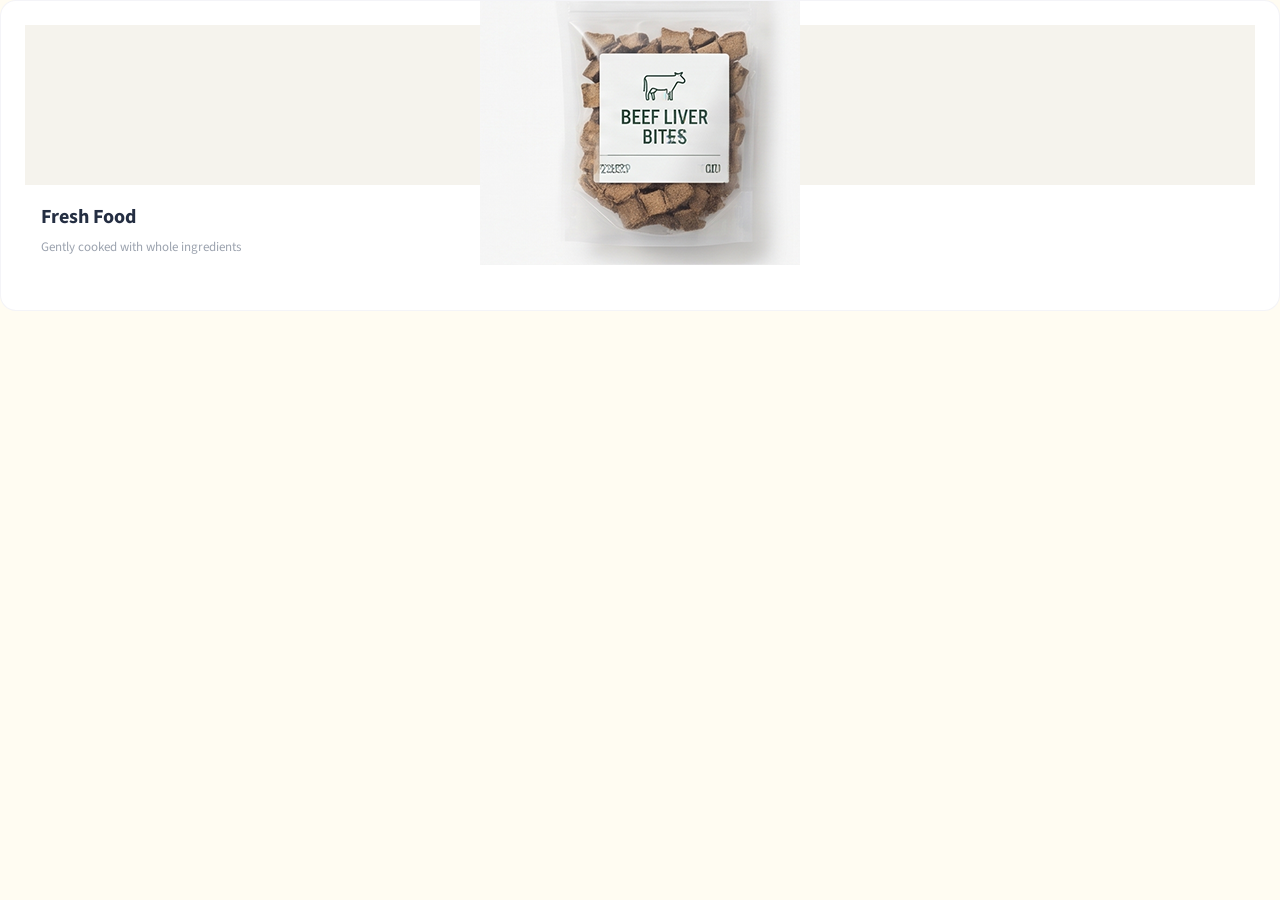
<file: pawland/sample.html>
<!DOCTYPE html>
<html lang="en">
<head>
	<meta charset="UTF-8">
	<meta name="viewport" content="width=device-width, initial-scale=1.0">
	<title>Styleguide</title>

  <link rel="stylesheet" href="lib/css/gridsystem.css" />
  <link rel="stylesheet" href="lib/css/styleguide.css" />

	<link rel="preconnect" href="https://fonts.googleapis.com">
	<link rel="preconnect" href="https://fonts.gstatic.com" crossorigin>
	<link href="https://fonts.googleapis.com/css2?family=Source+Sans+Pro:wght@400;600;700&display=swap" rel="stylesheet">

</head>
<body>
							<div class="pet card">
								<div class="pet img">
									<img src="images/beef-liver.png" alt="Fresh Food">
								</div>
								<div class="pet body">
									<h4 class="pet name">Fresh Food</h4>
									<p class="pet meta">Gently cooked with whole ingredients</p>
								</div>
							</div>
						</body>
</file>
<file: m2/lib/css/styleguide.css>
:root {
    --primary-color: #d89e5e;
    --secondary-color: #5c4427;
    --accent-color: #b58343;
    --background-color: #ffffff;
    --font-family: 'Segoe UI', Tahoma, Geneva, Verdana, sans-serif;
    --card-background: #fffdf8;
    --card-border-color: #e7dacb;
    --text-color: #5c4427;
}


body {
    margin: 0;
    padding: 0;
    font-family: var(--font-family);
    color: var(--text-color);
    background: var(--background-color);
    line-height: 1.6;
}

.layout-container {
    max-width: 1200px;
    margin: 0 auto;
    padding: 20px;
}


.hero {
  position: relative;
  aspect-ratio: 1920 / 700;


  background-image:
    linear-gradient(90deg,
      rgba(255,255,255,0.88) 0%,
      rgba(255,255,255,0.55) 45%,
      rgba(255,255,255,0.00) 75%
    ),
    url("../../img/banner.jpg");
      background-size: cover;
  background-position: center;
  background-repeat: no-repeat;

}

.hero .layout-container {
  position: absolute;
  left: 80px;
  bottom: 80px;
  max-width: 500px;}

.hero h1 {
    margin: 0;
    font-size: 3rem;
}
.hero p {
    margin-top: 1rem;
    font-size: 1.25rem;
}

.button {
    display: inline-block;
    background: var(--secondary-color);
    color: var(--background-color);
    padding: 12px 24px;
    border-radius: 4px;
    text-decoration: none;
    margin-top: 20px;
    cursor: pointer;
}


.section {
    padding: 40px 0;
}
.section-title {
    font-size: 2rem;
    margin-bottom: 20px;
    color: var(--secondary-color);
}


.layout-grid {
    display: grid;
    grid-template-columns: repeat(auto-fit, minmax(250px, 1fr));
    gap: 20px;
}
.layout-flex {
    display: flex;
    flex-wrap: wrap;
    gap: 20px;
}


.card {
    background: var(--card-background);
    border: 1px solid var(--card-border-color);
    border-radius: 8px;
    padding: 20px;
    box-shadow: 0 2px 4px rgba(0, 0, 0, 0.1);
}
.card h3 {
    margin-top: 0;
    color: var(--secondary-color);
    font-size: 1.25rem;
}


.view-window {
    background: var(--card-background);
    padding: 30px;
    border-radius: 8px;
    border: 1px solid var(--card-border-color);
    margin-bottom: 20px;
}


.component {
    padding: 20px;
    margin-bottom: 20px;
    border-radius: 8px;
    background: var(--card-background);
    border: 1px solid var(--card-border-color);
}


.newsletter {
    text-align: center;
}
.newsletter input[type="email"] {
    padding: 10px 15px;
    border: 1px solid var(--card-border-color);
    border-radius: 4px;
    width: 250px;
    margin-right: 10px;
    font-family: var(--font-family);
}
.newsletter button {
    background: var(--secondary-color);
    color: var(--background-color);
    padding: 10px 20px;
    border: none;
    border-radius: 4px;
    cursor: pointer;
    font-family: var(--font-family);
}


.footer {
    background: var(--secondary-color);
    color: var(--background-color);
    padding: 30px 20px;
    text-align: center;
}
</file>
<file: pawland/lib/css/gridsystem.css>
/* Base Grid Container */
.grid {
  display: grid;
  grid-template-columns: repeat(12, 1fr);
  gap: var(--grid-gap, 1em);
}

/* Default gutter: 32px / 2em */
.gap { --grid-gap: 2em; }

/* Extra Small */
@media (min-width: 0) {
  .gap.xs-large { --grid-gap: 2em; }
  .gap.xs-medium { --grid-gap: 1em; }
  .gap.xs-small { --grid-gap: 0.5em; }

  .col-xs-1 { grid-column: span 1; }
  .col-xs-2 { grid-column: span 2; }
  .col-xs-3 { grid-column: span 3; }
  .col-xs-4 { grid-column: span 4; }
  .col-xs-5 { grid-column: span 5; }
  .col-xs-6 { grid-column: span 6; }
  .col-xs-7 { grid-column: span 7; }
  .col-xs-8 { grid-column: span 8; }
  .col-xs-9 { grid-column: span 9; }
  .col-xs-10 { grid-column: span 10; }
  .col-xs-11 { grid-column: span 11; }
  .col-xs-12 { grid-column: span 12; }
}

/* Small */
@media (min-width: 380px) {
  .gap.sm-large { --grid-gap: 2em; }
  .gap.sm-medium { --grid-gap: 1em; }
  .gap.sm-small { --grid-gap: 0.5em; }

  .col-sm-1 { grid-column: span 1; }
  .col-sm-2 { grid-column: span 2; }
  .col-sm-3 { grid-column: span 3; }
  .col-sm-4 { grid-column: span 4; }
  .col-sm-5 { grid-column: span 5; }
  .col-sm-6 { grid-column: span 6; }
  .col-sm-7 { grid-column: span 7; }
  .col-sm-8 { grid-column: span 8; }
  .col-sm-9 { grid-column: span 9; }
  .col-sm-10 { grid-column: span 10; }
  .col-sm-11 { grid-column: span 11; }
  .col-sm-12 { grid-column: span 12; }
}

/* Medium */
@media (min-width: 768px) {
  .gap.md-large { --grid-gap: 2em; }
  .gap.md-medium { --grid-gap: 1em; }
  .gap.md-small { --grid-gap: 0.5em; }

  .col-md-1 { grid-column: span 1; }
  .col-md-2 { grid-column: span 2; }
  .col-md-3 { grid-column: span 3; }
  .col-md-4 { grid-column: span 4; }
  .col-md-5 { grid-column: span 5; }
  .col-md-6 { grid-column: span 6; }
  .col-md-7 { grid-column: span 7; }
  .col-md-8 { grid-column: span 8; }
  .col-md-9 { grid-column: span 9; }
  .col-md-10 { grid-column: span 10; }
  .col-md-11 { grid-column: span 11; }
  .col-md-12 { grid-column: span 12; }
}

/* Large */
@media (min-width: 1024px) {
  .gap.lg-large { --grid-gap: 2em; }
  .gap.lg-medium { --grid-gap: 1em; }
  .gap.lg-small { --grid-gap: 0.5em; }

  .col-lg-1 { grid-column: span 1; }
  .col-lg-2 { grid-column: span 2; }
  .col-lg-3 { grid-column: span 3; }
  .col-lg-4 { grid-column: span 4; }
  .col-lg-5 { grid-column: span 5; }
  .col-lg-6 { grid-column: span 6; }
  .col-lg-7 { grid-column: span 7; }
  .col-lg-8 { grid-column: span 8; }
  .col-lg-9 { grid-column: span 9; }
  .col-lg-10 { grid-column: span 10; }
  .col-lg-11 { grid-column: span 11; }
  .col-lg-12 { grid-column: span 12; }
}

/* Extra Large */
@media (min-width: 1280px) {
  .gap.xl-large { --grid-gap: 2em; }
  .gap.xl-medium { --grid-gap: 1em; }
  .gap.xl-small { --grid-gap: 0.5em; }

  .col-xl-1 { grid-column: span 1; }
  .col-xl-2 { grid-column: span 2; }
  .col-xl-3 { grid-column: span 3; }
  .col-xl-4 { grid-column: span 4; }
  .col-xl-5 { grid-column: span 5; }
  .col-xl-6 { grid-column: span 6; }
  .col-xl-7 { grid-column: span 7; }
  .col-xl-8 { grid-column: span 8; }
  .col-xl-9 { grid-column: span 9; }
  .col-xl-10 { grid-column: span 10; }
  .col-xl-11 { grid-column: span 11; }
  .col-xl-12 { grid-column: span 12; }
}
</file>
<file: pawland/lib/css/styleguide.css>
/* ============================================================
   RESET
   ============================================================ */

*, *::after, *::before {
  box-sizing: border-box;
}

button, input, select, textarea {
  font-family: inherit;
}

figure, img {
  margin: 0;
  display: block;
  max-width: 100%;
}

:root {
  /* Colors — Primary */
  --color-primary-dark:       #2b2675;
  --color-primary:            #625cb7;
  --color-primary-light:      #a99bf7;
  --color-primary-lightest:   rgba(98, 92, 183, 0.1);

  /* Colors — Secondary */
  --color-secondary-dark:     #d1d84e;
  --color-secondary:          #eaf075;
  --color-secondary-light:    #F3F1CA;
  --color-secondary-lightest: rgba(234, 240, 117, 0.15);

  /* Colors — Indicators */
  --color-teal:               #34cfd2;
  --color-teal-light:         rgba(52, 207, 210, 0.15);
  --color-orange:             #fea852;
  --color-orange-light:       rgba(254, 168, 82, 0.15);
  --color-red:                #e05a5a;
  --color-red-light:          rgba(224, 90, 90, 0.15);

  /* Colors — Neutrals */
  --color-white:              #ffffff;
  --color-cream:              #f5f3ed;
  --color-bg-main:            #fffcf2;
  --color-warm-gray:          #e2ded3;

  /* Colors — Text */
  --color-text-main:          #242e42;
  --color-text-secondary:     #6b7280;
  --color-text-muted:         #9ca3af;
  --color-text-ui:            #4b5563;

  /* Colors — Stroke */
  --color-stroke-dark:        rgba(43, 38, 117, 0.12);
  --color-stroke-light:       rgba(43, 38, 117, 0.05);

  /* Typography */
  --font-family-base:    'Source Sans Pro', system-ui, -apple-system, BlinkMacSystemFont, 'Segoe UI', Roboto, sans-serif;
  --font-family-heading: 'Source Sans Pro', system-ui, -apple-system, BlinkMacSystemFont, 'Segoe UI', Roboto, sans-serif;
  /* Shared tokens */
  --radius-pill: 999px;
  --focus-ring:  0 0 0 3px var(--color-primary-lightest);
}


/* ============================================================
   BASE STYLES
   ============================================================ */

body {
  background-color: var(--color-bg-main);
  color: var(--color-text-main);
  font-family: var(--font-family-base);
  font-size: 1.125rem;
  font-weight: 400;
  margin: 0;
  padding: 0;
  line-height: 1.6;
}

h1, h2, h3, h4, h5, h6 {
  margin-top: 0;
  margin-bottom: 0.5rem;
  font-weight: 700;
}

h1 { font-size: 3rem;      color: var(--color-primary-dark); }
h2 { font-size: 2.25rem;   color: var(--color-primary-dark); }
h3 { font-size: 1.75rem;   color: var(--color-primary-dark); }
h4 { font-size: 1.25rem;   color: var(--color-text-main);    font-weight: 700; }
h5 { font-size: 1rem;      color: var(--color-primary-dark); font-weight: 700; }
h6 { font-size: 0.875rem;  color: var(--color-text-muted);   font-weight: 600; }

p {
  color: var(--color-text-main);
  margin-top: 0;
  margin-bottom: 1rem;
}

a {
  color: var(--color-primary);
  text-decoration: none;
  transition: color 0.2s ease;
}
a:hover { color: var(--color-primary-light); }


/* ============================================================
   LAYOUT
   ============================================================ */

.container {
  max-width: 1200px;
  margin: 0 auto;
  padding: 2rem 2rem;
}

.display.flex { display: flex; }
.flex.none    { flex: none; }
.flex.stretch { flex: 1; }
.flex.center  { justify-content: center; }
.flex.align   { align-items: center; }
.flex.wrap    { display: flex; flex-wrap: wrap; gap: 0.5rem; align-items: center; }


/* ============================================================
   NAVBAR
   ============================================================ */

.navbar {
  background-color: var(--color-white);
  border-bottom: 1px solid var(--color-stroke-light);
  position: sticky;
  top: 0;
  z-index: 200;
}

.navbar .container { padding: 1rem; }
.navbar h1 {
  margin: 0;
  font-size: 2.5rem;
  color: var(--color-primary-dark);
  letter-spacing: 1px;
}

.nav.inline {
  list-style: none;
  margin: 0;
  padding: 0;
  display: flex;
  gap: 1.5rem;
}


/* ============================================================
   CARDS
   ============================================================ */

.card + .card { margin-top: 1.25rem; }

.card {
  border-radius: 16px;
  padding: 24px;
  min-height: 100px;
  font-size: 0.875rem;
  color: var(--color-text-secondary);
  border: none;
  background: var(--color-white);
}

.card.soft {
  box-shadow: 0 2px 12px rgba(0,0,0,0.06), 0 1px 4px rgba(0,0,0,0.04);
}

.card.hard {
  box-shadow:
    0 2px 0 rgba(0,0,0,0.06),
    0 6px 0 rgba(0,0,0,0.05),
    0 12px 20px rgba(0,0,0,0.1);
}

.card.outline { background: transparent;; border: 2px solid var(--color-stroke-light); }

.card.dark {
  background: var(--color-text-main);
  border: 2px solid var(--color-text-main);
  color: var(--color-white);
}
.card.dark p { color: var(--color-white); }

.card.item {
  background: transparent;
  padding: 0;
  margin: 0;
  text-align: left;
}
.card.item .img.placeholder {
  background: #f5f5f5;
  border-radius: 0.5rem;
  aspect-ratio: 1;
  height: auto;
  margin-bottom: 1.25rem;
  display: flex;
  align-items: center;
  justify-content: center;
  color: #aaa;
  font-size: 0.85rem;
}
.card.item h3 {
  font-size: 0.75rem;
  font-weight: 700;
  letter-spacing: 0.1em;
  text-transform: uppercase;
  color: var(--color-text-main);
  margin-bottom: 0.35rem;
}
.card.item .product.subtitle {
  font-size: 0.9rem;
  color: var(--color-text-secondary);
  margin: 0;
}
.card.item .product.price {
  font-size: 1.17em;
  font-weight: 700;
  color: var(--color-red);
}
.card.item .product.price s {
  color: var(--color-text-main);
  font-weight: 400;
}

.card.gradient {
  background: linear-gradient(135deg, var(--color-primary), var(--color-primary-dark));
  color: var(--color-white);
}


/* ============================================================
   NAVIGATION
   ============================================================ */

.navigation ul {
  list-style: none;
  padding: 0;
  margin: 0;
}

.nav.horizontal,
.nav.vertical {
  background: var(--color-primary-dark);
  border-radius: 0.75rem;
}

.nav.horizontal a,
.nav.vertical a {
  display: block;
  color: rgba(255, 255, 255, 0.75);
  font-size: 1.25rem;
  font-weight: 600;
  border-radius: 0.5rem;
  text-decoration: none;
  transition: background 0.2s, color 0.2s;
}

.nav.horizontal a:hover,
.nav.vertical a:hover {
  color: #fff;
}

.nav.horizontal a.active,
.nav.vertical a.active {
  color: #fff;
  font-weight: 700;
}

.nav.horizontal      { padding: 0.75rem 1rem; }
.nav.horizontal ul   { display: flex; gap: 0.5rem; flex-wrap: wrap; }
.nav.horizontal a    { padding: 0.5rem 1rem; }

.nav.vertical        { padding: 1.25rem 1rem; width: 220px; min-width: 220px; }
.nav.vertical ul     { display: flex; flex-direction: column; gap: 0.25rem; }
.nav.vertical a      { padding: 0.6rem 1rem; }


/* ============================================================
   BUTTONS
   ============================================================ */

.btn {
  display: inline-flex;
  align-items: center;
  justify-content: center;
  padding: 0.75rem 1.5rem;
  border-radius: var(--radius-pill);
  font-family: var(--font-family-base);
  font-weight: 600;
  font-size: 0.875rem;
  border: none;
  cursor: pointer;
  transition: all 0.2s ease;
}

.btn.primary            { background-color: var(--color-primary);      color: var(--color-white); }
.btn.primary:hover      { background-color: var(--color-primary-dark); }

.btn.secondary          { background-color: var(--color-secondary);      color: var(--color-primary); }
.btn.secondary:hover    { background-color: var(--color-secondary-dark); color: var(--color-white); }

.btn.success            { background-color: var(--color-teal);  color: var(--color-white); }
.btn.success:hover      { filter: brightness(0.85); }

.btn.danger             { background-color: var(--color-white); border: 1px solid var(--color-red); color: var(--color-red); }
.btn.danger:hover       { background-color: var(--color-red-light); }

.btn.outline            { background-color: var(--color-white); border: 1px solid var(--color-stroke-dark); color: var(--color-text-secondary); }
.btn.outline:hover      { border-color: var(--color-text-main); color: var(--color-text-main); }

.btn.warning            { background-color: var(--color-orange-light); border: 1px solid var(--color-orange); color: #b8721f; }
.btn.warning:hover      { filter: brightness(0.93); }

.btn.dark               { background-color: var(--color-text-main);      color: var(--color-white); }
.btn.dark:hover         { background-color: var(--color-text-secondary); }

.btn.sm   { padding: 0.4rem 1rem; font-size: 0.8125rem; }
.btn.full { width: 100%; margin-top: 0.5rem; }

.btn.row {
  display: flex;
  align-items: center;
  flex-wrap: wrap;
  gap: 1rem;
  margin-top: 1.5rem;
}
.btn.row.sm {
  gap: 0.75rem;
  margin-top: 0.5rem;
}

.btn.danger.active       { background-color: var(--color-red); color: var(--color-white); border-color: var(--color-red); }
.btn.danger.active:hover { filter: brightness(0.9); }

.btn.remove {
  all: unset;
  box-sizing: border-box;
  display: inline-flex;
  align-items: center;
  justify-content: center;
  flex-shrink: 0;
  width: 1.25rem;
  height: 1.25rem;
  border-radius: 50%;
  font-size: 0.65rem;
  line-height: 1;
  background-color: var(--color-primary-light);
  color: var(--color-white);
  cursor: pointer;
  transition: background-color 0.15s;
}
.btn.remove:hover { background-color: var(--color-primary); }


/* ============================================================
   PET FAVORITE BUTTONS
   ============================================================ */

.btn.pet {
  display: inline-flex;
  align-items: center;
  justify-content: center;
  gap: 0.4rem;
  padding: 0.6rem 1.25rem;
  border-radius: var(--radius-pill);
  font-weight: 600;
  font-size: 0.875rem;
  font-family: var(--font-family-base);
  border: 1.5px solid transparent;
  cursor: pointer;
  transition: all 0.2s ease;
  background: none;
}

.btn.pet.favorite {
  border-color: var(--color-stroke-dark);
  color: var(--color-text-secondary);
  background: var(--color-white);
}
.btn.pet.favorite:hover,
.btn.pet.favorite.active {
  border-color: var(--color-red);
  color: var(--color-red);
  background: var(--color-red-light);
}
.btn.pet.favorite .heart.icon { font-size: 1rem; transition: transform 0.2s ease; }
.btn.pet.favorite:hover .heart.icon,
.btn.pet.favorite.active .heart.icon { transform: scale(1.2); }

.btn.pet.card { flex: 1; font-size: 0.8125rem; padding: 0.5rem 0.75rem; }


/* ============================================================
   TABLES
   ============================================================ */

.table {
  width: 100%;
  border-collapse: collapse;
  text-align: left;
  background-color: var(--color-white);
}
.table th {
  background-color: var(--color-primary-lightest);
  color: var(--color-primary);
  padding: 1rem;
  font-weight: 600;
}
.table td { padding: 1rem; color: var(--color-text-secondary); }
.table.lined td,
.table.lined th { border-bottom: 1px solid var(--color-stroke-light); }
.table.striped tbody tr:nth-child(even) { background-color: var(--color-bg-main); }

.status.shipped    { color: var(--color-teal);   font-weight: bold; }
.status.processing { color: var(--color-orange); font-weight: bold; }
.status.cancelled  { color: var(--color-red);    font-weight: bold; }


/* ============================================================
   IMAGES & FIGURES
   ============================================================ */

.figure { margin: 0; }

.img.placeholder {
  background-color: var(--color-cream);
  color: var(--color-text-muted);
  height: 200px;
  display: flex;
  align-items: center;
  justify-content: center;
  border-radius: 0.5rem;
  margin-bottom: 1rem;
  font-weight: 500;
  text-transform: uppercase;
  letter-spacing: 1px;
}

figcaption { text-align: center; color: var(--color-text-main); font-weight: 600; }


/* ============================================================
   FORMS
   ============================================================ */

.form.label {
  font-size: 0.875rem;
  font-weight: 600;
  color: var(--color-text-main);
  font-family: var(--font-family-heading);
  display: block;
  margin-bottom: 0.375rem;
}

.form.group {
  display: flex;
  flex-direction: column;
  margin-bottom: 1.25rem;
}
.form.group:last-child,
.form.group.last { margin-bottom: 0; }

.form.actions {
  margin-top: 1.25rem;
  display: flex;
  gap: 0.75rem;
  flex-wrap: wrap;
}

.forgot.password {
  text-align: center;
  font-size: 0.875rem;
  margin-top: 1rem;
  margin-bottom: 0;
}

/* Input */
.input {
  width: 100%;
  padding: 0.625rem 0.875rem;
  border: 1px solid var(--color-stroke-dark);
  border-radius: 0.5rem;
  font-size: 0.9375rem;
  font-family: var(--font-family-base);
  color: var(--color-text-main);
  background-color: var(--color-white);
  transition: border-color 0.2s ease, box-shadow 0.2s ease;
  outline: none;
  appearance: none;
  -webkit-appearance: none;
}
.input:focus {
  border-color: var(--color-primary);
  box-shadow: var(--focus-ring);
}
.input::placeholder { color: var(--color-text-muted); }
.input.error   { border-color: var(--color-red);  box-shadow: 0 0 0 3px var(--color-red-light); }
.input.success { border-color: var(--color-teal); box-shadow: 0 0 0 3px var(--color-teal-light); }
.input:disabled {
  background-color: var(--color-bg-main);
  color: var(--color-text-muted);
  cursor: not-allowed;
  opacity: 0.7;
}

textarea.input { resize: vertical; min-height: 6rem; line-height: 1.6; }
select.input   { cursor: pointer; padding-right: 2.5rem; }

/* Input with prefix icon */
.input.wrap {
  position: relative;
  padding: 0;
  border: none;
  background: transparent;
  box-shadow: none;
  border-radius: 0;
  width: 100%;
}
.input.wrap:focus-within { border: none; box-shadow: none; }
.input.wrap .input.icon {
  position: absolute;
  left: 0.875rem;
  top: 50%;
  transform: translateY(-50%);
  color: var(--color-text-muted);
  pointer-events: none;
  display: flex;
  align-items: center;
  padding: 0;
  border: none;
  background: transparent;
  width: auto;
  height: auto;
  box-shadow: none;
}
.input.wrap .input { padding-left: 2.5rem; }

/* Field hints */
.field.hint         { font-size: 0.8125rem; color: var(--color-text-muted); margin-top: 0.25rem; }
.field.hint.error   { color: var(--color-red); }
.field.hint.success { color: var(--color-teal); }

/* Range */
input[type="range"] {
  width: 100%;
  height: 6px;
  border-radius: 3px;
  background: var(--color-stroke-dark);
  outline: none;
  border: none;
  padding: 0;
  cursor: pointer;
  accent-color: var(--color-primary);
}

/* Select arrow */
.select.wrap { position: relative; }
.select.wrap::after {
  content: '';
  position: absolute;
  right: 0.9rem;
  top: 50%;
  transform: translateY(-50%);
  width: 0;
  height: 0;
  border-left: 5px solid transparent;
  border-right: 5px solid transparent;
  border-top: 6px solid var(--color-text-muted);
  pointer-events: none;
}

/* Checkbox / Radio */
.control.group { display: flex; flex-direction: column; gap: 0.75rem; }
.control.label {
  display: flex;
  align-items: center;
  gap: 0.625rem;
  cursor: pointer;
  font-size: 0.9375rem;
  color: var(--color-text-secondary);
  user-select: none;
  font-family: var(--font-family-base);
}
.control.label input[type="checkbox"],
.control.label input[type="radio"] {
  width: 1.125rem;
  height: 1.125rem;
  min-width: 1.125rem;
  padding: 0;
  margin: 0;
  border: 2px solid var(--color-stroke-dark);
  border-radius: 0.25rem;
  background-color: var(--color-white);
  cursor: pointer;
  appearance: none;
  -webkit-appearance: none;
  transition: all 0.15s ease;
  position: relative;
  box-sizing: border-box;
}
.control.label input[type="radio"] { border-radius: 50%; }
.control.label input[type="checkbox"]:checked,
.control.label input[type="radio"]:checked {
  background-color: var(--color-primary);
  border-color: var(--color-primary);
}
.control.label input[type="checkbox"]:checked::after {
  content: '';
  position: absolute;
  left: 50%;
  top: 50%;
  width: 5px;
  height: 9px;
  border: 2px solid white;
  border-top: none;
  border-left: none;
  transform: translate(-50%, -55%) rotate(45deg);
}
.control.label input[type="radio"]:checked::after {
  content: '';
  position: absolute;
  left: 3px;
  top: 3px;
  width: 6px;
  height: 6px;
  border-radius: 50%;
  background-color: white;
}
.control.label input:focus    { outline: none; box-shadow: var(--focus-ring); }
.control.label input:disabled { opacity: 0.5; cursor: not-allowed; }
.control.label input:disabled + span { color: var(--color-text-muted); }

/* Toggle switch */
.toggle.label  { display: flex; align-items: center; gap: 0.75rem; cursor: pointer; user-select: none; }
.toggle.switch { position: relative; width: 2.75rem; height: 1.5rem; flex-shrink: 0; }
.toggle.switch input { opacity: 0; width: 0; height: 0; position: absolute; }
.toggle.track {
  position: absolute;
  inset: 0;
  background-color: var(--color-stroke-dark);
  border-radius: var(--radius-pill);
  transition: background-color 0.2s ease;
  cursor: pointer;
}
.toggle.track::before {
  content: '';
  position: absolute;
  left: 3px;
  top: 3px;
  width: 1.125rem;
  height: 1.125rem;
  background-color: white;
  border-radius: 50%;
  transition: transform 0.2s ease;
  box-shadow: 0 1px 3px rgba(0,0,0,0.15);
}
.toggle.switch input:checked + .toggle.track           { background-color: var(--color-primary); }
.toggle.switch input:checked + .toggle.track::before  { transform: translateX(1.25rem); }
.toggle.switch input:focus  + .toggle.track           { box-shadow: var(--focus-ring); }
.toggle.text { font-size: 0.9375rem; color: var(--color-text-secondary); font-family: var(--font-family-base); }


/* ============================================================
   BADGES
   ============================================================ */

.badge {
  display: inline-flex;
  align-items: center;
  padding: 0.25rem 0.75rem;
  border-radius: var(--radius-pill);
  font-size: 0.75rem;
  font-weight: 600;
  font-family: var(--font-family-heading);
  letter-spacing: 0.02em;
  line-height: 1.4;
}
.badge.primary   { background-color: var(--color-white);        color: var(--color-primary); border: 1.5px solid var(--color-primary); }
.badge.success   { background-color: var(--color-teal-light);   color: #2a9b9d; }
.badge.warning   { background-color: var(--color-orange-light); color: #b8721f; }
.badge.danger    { background-color: var(--color-red-light);    color: var(--color-red); }
.badge.neutral   { background-color: var(--color-bg-main);      color: var(--color-text-muted); border: 1px solid var(--color-stroke-dark); }
.badge.secondary { background-color: var(--color-primary-dark); color: var(--color-secondary); }


/* ============================================================
   TAGS
   ============================================================ */

.tag {
  display: inline-flex;
  align-items: center;
  gap: 0.375rem;
  padding: 0.25rem 0.375rem 0.25rem 0.75rem;
  border-radius: var(--radius-pill);
  font-size: 0.8125rem;
  font-weight: 600;
  background-color: var(--color-white);
  color: var(--color-primary);
  border: 1.5px solid var(--color-primary);
  cursor: pointer;
  transition: background-color 0.2s ease, border-color 0.2s ease;
}
.tag:hover,
.tag.active {
  background-color: var(--color-primary-lightest);
  border-color: var(--color-primary-dark);
}
.tag:hover .btn.remove,
.tag.active .btn.remove { background-color: var(--color-primary); }


/* ============================================================
   SEARCH BAR
   ============================================================ */

.search.bar {
  display: flex;
  align-items: center;
  gap: 0.5rem;
  background-color: var(--color-white);
  border: 1px solid var(--color-stroke-dark);
  border-radius: var(--radius-pill);
  padding: 0.5rem 0.75rem 0.5rem 1rem;
  transition: border-color 0.2s ease, box-shadow 0.2s ease;
}
.search.bar:focus-within {
  border-color: var(--color-primary);
  box-shadow: var(--focus-ring);
}
.search.bar input {
  border: none;
  outline: none;
  background: none;
  font-size: 0.9375rem;
  font-family: var(--font-family-base);
  color: var(--color-text-main);
  flex: 1;
  min-width: 0;
}
.search.bar input::placeholder { color: var(--color-text-muted); }
.search.bar .search.icon  { color: var(--color-text-muted); display: flex; align-items: center; flex-shrink: 0; }
.search.bar .search.clear {
  background: none;
  border: none;
  cursor: pointer;
  color: var(--color-text-muted);
  padding: 0.2rem;
  display: flex;
  align-items: center;
  border-radius: 50%;
  transition: color 0.15s, background 0.15s;
  flex-shrink: 0;
}
.search.bar .search.clear:hover { color: var(--color-text-main); background: var(--color-bg-main); }
.search.bar .search.btn {
  background-color: var(--color-primary);
  color: var(--color-white);
  border: none;
  border-radius: var(--radius-pill);
  padding: 0.35rem 0.9rem;
  font-size: 0.8125rem;
  font-weight: 600;
  font-family: var(--font-family-base);
  cursor: pointer;
  transition: background 0.2s;
  white-space: nowrap;
  flex-shrink: 0;
}
.search.bar .search.btn:hover { background-color: var(--color-primary-dark); }

.search.bar.compact { padding: 0.35rem 0.65rem 0.35rem 0.85rem; }
.search.input.sm    { font-size: 0.875rem; }
.search.btn.sm      { font-size: 0.75rem; padding: 0.25rem 0.7rem; }
.search.tags        { display: flex; flex-wrap: wrap; gap: 0.5rem; margin-top: 0.75rem; }

/* Filter chips */
.filter.chip {
  display: inline-flex;
  align-items: center;
  gap: 0.25rem;
  padding: 0.5625rem 0.875rem;
  border-radius: var(--radius-pill);
  font-size: 0.8125rem;
  font-weight: 600;
  font-family: var(--font-family-base);
  border: 1px solid var(--color-stroke-dark);
  background: var(--color-white);
  color: var(--color-text-secondary);
  cursor: pointer;
  transition: all 0.15s;
}
.filter.chip:hover,
.filter.chip.active {
  border-color: var(--color-primary);
  background: var(--color-primary-lightest);
  color: var(--color-primary);
}


/* ============================================================
   HOTDOG SEARCH
   ============================================================ */

.hotdog.search {
  display: grid;
  gap: 0.75rem;
  width: 100%;
}

.hotdog.search.bar {
  display: grid;
  grid-template-columns: auto auto 1fr auto auto;
  align-items: center;
  gap: 0.5rem;
  min-height: 42px;
  padding: 0.25rem 0.5rem;
  width: 100%;
  background: var(--color-white);
  border: 1px solid var(--color-stroke-dark);
  border-radius: var(--radius-pill);
}

.hotdog.search.toggle,
.hotdog.search.clear,
.hotdog.search.btn {
  appearance: none;
  border: 0;
  background: transparent;
  cursor: pointer;
}

.hotdog.search.toggle {
  width: 30px;
  height: 30px;
  border-radius: var(--radius-pill);
  display: inline-flex;
  flex-direction: column;
  align-items: center;
  justify-content: center;
  gap: 3px;
  transition: background-color 0.2s ease;
}
.hotdog.search.toggle:hover,
.hotdog.search.toggle.is-active { background: var(--color-primary-lightest); }

.hotdog.bar {
  width: 16px;
  height: 2px;
  border-radius: var(--radius-pill);
  background: var(--color-text-main);
}

.hotdog.search.icon {
  display: inline-flex;
  align-items: center;
  justify-content: center;
  color: var(--color-text-muted);
}

.hotdog.search.input {
  width: 100%;
  min-width: 0;
  border: 0;
  outline: 0;
  background: transparent;
  color: var(--color-text-main);
  font-size: 0.9375rem;
  font-family: var(--font-family-base);
}
.hotdog.search.input::placeholder { color: var(--color-text-muted); }

.hotdog.search.clear {
  width: 26px;
  height: 26px;
  border-radius: var(--radius-pill);
  color: var(--color-text-muted);
}
.hotdog.search.clear:hover { background: var(--color-primary-lightest); }

.hotdog.search.btn {
  padding: 0.375rem 1rem;
  border-radius: var(--radius-pill);
  background: var(--color-primary);
  color: var(--color-white);
  font-family: var(--font-family-base);
  font-size: 0.875rem;
  font-weight: 700;
}
.hotdog.search.btn:hover { background: var(--color-primary-dark); }

.hotdog.search.filters          { display: none; flex-wrap: wrap; gap: 0.625rem; padding: 0.25rem 0.375rem 0; }
.hotdog.search.filters.is-open  { display: flex; }

@media (max-width: 640px) {
  .hotdog.search.bar { grid-template-columns: auto auto 1fr auto; }
  .hotdog.search.btn { grid-column: 1 / -1; width: 100%; }
}

@media (max-width: 767px) {
  .hotdog.search.panel.is-open { max-width: 100%; }
  .hotdog.search.tags          { padding-left: 0; }
}


/* ============================================================
   PET PRODUCT CARD
   ============================================================ */

.pet.card {
  background: var(--color-white);
  border: 1px solid var(--color-stroke-light);
  border-radius: 1rem;
  overflow: hidden;
  transition: box-shadow 0.2s, transform 0.2s;
  position: relative;
}
.pet.card:hover {
  box-shadow: 0 8px 24px rgba(0,0,0,0.08);
  transform: translateY(-2px);
}
.pet.card .pet.img {
  background: var(--color-cream);
  height: 160px;
  display: flex;
  align-items: center;
  justify-content: center;
  font-size: 3rem;
  position: relative;
}
.pet.card .pet.fav {
  position: absolute;
  top: 0.75rem;
  right: 0.75rem;
  background: var(--color-white);
  border: none;
  border-radius: 50%;
  width: 2rem;
  height: 2rem;
  display: flex;
  align-items: center;
  justify-content: center;
  cursor: pointer;
  font-size: 1rem;
  box-shadow: 0 2px 6px rgba(0,0,0,0.1);
  transition: all 0.2s;
  color: var(--color-text-muted);
}
.pet.card .pet.fav:hover,
.pet.card .pet.fav.active    { color: var(--color-red); transform: scale(1.1); }
.pet.card .pet.body          { padding: 1rem; }
.pet.card .pet.name          { font-weight: 700; font-family: var(--font-family-heading); color: var(--color-text-main); margin-bottom: 0.25rem; }
.pet.card .pet.meta          { font-size: 0.8125rem; color: var(--color-text-muted); margin-bottom: 0.75rem; }
.pet.card .pet.price         { font-weight: 700; font-family: var(--font-family-heading); color: var(--color-text-main); }
.pet.card .pet.actions       { display: flex; gap: 0.5rem; flex-wrap: wrap; }


/* ============================================================
   SIDEBAR (CHECKBOX TRICK)
   ============================================================ */

.checkbox-trick-demo {
  position: relative;
  overflow: hidden;
  border-radius: 0.75rem;
  border: 1px solid var(--color-stroke-dark);
  height: 320px;
  background-color: var(--color-white);
}
#sidebar-toggle { display: none; }
.sidebar.toggle {
  position: absolute;
  top: 1rem;
  left: 1rem;
  z-index: 10;
  background: none;
  border: none;
  padding: 0.5rem;
  cursor: pointer;
  display: flex;
  flex-direction: column;
  gap: 5px;
  border-radius: 0.375rem;
  transition: background 0.2s;
}
.sidebar.toggle:hover { background-color: var(--color-bg-main); }
.sidebar.toggle .bar {
  display: block;
  width: 24px;
  height: 2px;
  background-color: var(--color-text-main);
  border-radius: 2px;
  transition: transform 0.3s ease, opacity 0.2s ease;
  transform-origin: center;
}
#sidebar-toggle:checked ~ .checkbox-trick-demo .sidebar.toggle .bar:nth-child(1) { transform: translateY(7px) rotate(45deg); }
#sidebar-toggle:checked ~ .checkbox-trick-demo .sidebar.toggle .bar:nth-child(2) { opacity: 0; }
#sidebar-toggle:checked ~ .checkbox-trick-demo .sidebar.toggle .bar:nth-child(3) { transform: translateY(-7px) rotate(-45deg); }

.layout.sidebar {
  position: absolute;
  top: 0; left: 0; bottom: 0;
  width: 220px;
  background-color: var(--color-text-main);
  transform: translateX(-100%);
  transition: transform 0.3s cubic-bezier(0.4, 0, 0.2, 1);
  z-index: 5;
  padding: 4rem 1.5rem 1.5rem;
}
#sidebar-toggle:checked ~ .checkbox-trick-demo .layout.sidebar { transform: translateX(0); }
.layout.sidebar nav ul {
  list-style: none;
  padding: 0; margin: 0;
  display: flex;
  flex-direction: column;
  gap: 0.25rem;
}
.layout.sidebar nav ul li a {
  display: block;
  padding: 0.5rem 0.75rem;
  color: rgba(255,255,255,0.75);
  font-size: 0.9375rem;
  font-family: var(--font-family-heading);
  border-radius: 0.375rem;
  transition: background 0.15s, color 0.15s;
}
.layout.sidebar nav ul li a:hover { background-color: rgba(255,255,255,0.1); color: white; }

.layout.main {
  position: absolute;
  inset: 0;
  padding: 1rem 1rem 1rem 4.5rem;
  transition: transform 0.3s cubic-bezier(0.4, 0, 0.2, 1);
}
#sidebar-toggle:checked ~ .checkbox-trick-demo .layout.main { transform: translateX(220px); }
.layout.main h4 { margin-top: 0; padding-top: 0.25rem; }
.layout.main p  { font-size: 0.875rem; color: var(--color-text-muted); }

.sidebar.overlay {
  position: absolute;
  inset: 0;
  background: rgba(0,0,0,0);
  z-index: 4;
  pointer-events: none;
  transition: background 0.3s;
}
#sidebar-toggle:checked ~ .checkbox-trick-demo .sidebar.overlay {
  background: rgba(0,0,0,0.25);
  pointer-events: auto;
}


/* ============================================================
   NAVBAR DEMO BLOCK
   ============================================================ */

.navbar.demo {
  background: var(--color-white);
  border: 1px solid var(--color-stroke-light);
  border-radius: 0.75rem;
  padding: 0.75rem 1rem;
  display: flex;
  align-items: center;
  gap: 1rem;
}
.navbar.demo.logo   { font-weight: 700; color: var(--color-primary); font-family: var(--font-family-heading); white-space: nowrap; }
.navbar.demo.search { flex: 1; }
.navbar.demo.links  { display: flex; align-items: center; gap: 0.75rem; white-space: nowrap; }
.navbar.demo.link   { font-size: 0.875rem; color: var(--color-text-secondary); }


/* ============================================================
   UTILITIES
   ============================================================ */

.section.desc    { color: var(--color-text-muted); font-size: 0.9375rem; margin-top: -0.25rem; margin-bottom: 1.5rem; }
.section.divider { border: none; border-top: 1px solid var(--color-stroke-light); margin: 1.25rem 0; }
.product.price   { text-align: center; color: var(--color-text-muted); font-size: 0.875rem; }
.pet.price.row   { display: flex; justify-content: space-between; align-items: center; margin-bottom: 0.75rem; }
.pet.price.tag   { color: var(--color-text-main); font-family: var(--font-family-heading); }
.grid--mt        { margin-top: 0.5rem; }

.utility.list {
  display: flex;
  flex-wrap: wrap;
  column-gap: 1.25rem;
  row-gap: 0.3rem;
  font-size: 0.85rem;
  color: var(--color-text-secondary);
}


/* ============================================================
   STYLEGUIDE DEMO ONLY
   (Color swatches — not used outside the styleguide page)
   ============================================================ */

.color.circle {
  width: 3rem;
  height: 3rem;
  border-radius: 50%;
  margin-bottom: 0.625rem;
  box-shadow: 0 2px 4px rgba(0,0,0,0.08);
}
.color.label {
  font-size: 0.7rem;
  color: var(--color-text-secondary);
  font-family: monospace;
  line-height: 1.4;
}
.card.soft:has(.color.circle) { padding: 1rem; }

.swatch.teal           { background-color: var(--color-teal); }
.swatch.teal.light     { background-color: var(--color-teal-light); }
.swatch.orange         { background-color: var(--color-orange); }
.swatch.orange.light   { background-color: var(--color-orange-light); }
.swatch.red            { background-color: var(--color-red); }
.swatch.red.light      { background-color: var(--color-red-light); }
.swatch.primary.dark   { background-color: var(--color-primary-dark); }
.swatch.primary        { background-color: var(--color-primary); }
.swatch.primary.light  { background-color: var(--color-primary-light); }
.swatch.secondary.dark { background-color: var(--color-secondary-dark); }
.swatch.secondary      { background-color: var(--color-secondary); }
.swatch.secondary.light{ background-color: var(--color-secondary-light); }
.swatch.text.main      { background-color: var(--color-text-main); }
.swatch.text.muted     { background-color: var(--color-text-muted); }
.swatch.white          { background-color: var(--color-white);     border: 1px solid var(--color-stroke-dark); }
.swatch.cream          { background-color: var(--color-cream);     border: 1px solid var(--color-stroke-light); }
.swatch.warm.grey      { background-color: var(--color-warm-gray); border: 1px solid var(--color-stroke-light); }
</file>
<file: xie.alina/lib/css/styleguide.css>
/* CSS RESET */

*, *::after, *::before {
	background-origin: border-box;
}


:root{
	--color-neutral-light:#eee;
	--color-neutral-medium:#999;
	--color-neutral-dark:#555;

	--color-black:#000;
	--color-white:#fff;

	--header-height:3rem;
	--spacing:1rem;


	--font-serif:Georgia, "Times New Roman", serif;
	--font-sans: Helvetica, Arial, sans-serif;

}

body{
	margin:0;
	font-size:100%;
	font-family:Helvetica, Arial, sans-serif;
}

h1,
h2,
h3,
h4,
h5,
h6 {
	font-family: Georgia, "Times New Roman", serif;
}

a{
	color:inherit;
	font-weight:bold;
	text-decoration:none;
}

a:hover 
{
	text-decoration: underline;
}






/*layout classes */
.container {
	max-width: 1200px;
	margin-right:auto;
	margin-left:auto;
}

.display-flex { display:flex; }
.display-inline-flex { display:inline-flex; }
.display-block { display:block; }
.display-inline-block { display:inline-block; }

.flex-stretch { flex: 1 1 auto; }
.flex-none { flex: none; }

.flex-aligh-center { align-self: items center; }
.flex-justify-center { justify-content:center; }




/* component classes */

.nav ul{
	list-style-type: none;
	margin-top:0;
	margin-bottom: 0;
	padding-left: 0;
}

.nav bar{
	background-color:var(--color-neutral-dark);
	color: var(--color-white);
	line-height:var(--header-height);
}

.navbar h1{
	font-size:1rem;
	margin: 0;
	font-family: var(--font-sans);
}

.navbar a{
	padding:0 0.5em;
}



/* card */

.card{
	background-color: var(--color-white);
	margin-top: 1em;
	margin-bottom: 1em;
	padding: 1em;

	overflow: hidden;
	position: relative;

}

.card.soft{
	box-shadow: 0 0 10px rgba(0, 0, 0, 0.1);
	border-radius: 0.3em;

}

.card.hard{
	border-radius: 0.3em;
	border:2px solid var(--color-neutral-medium);
}

.card.dark{
	background-color: var(--color-neutral-dark);
	color: var(--color-neutral-light);
}

.card.flat{
	padding:0;
}



/* VIEW WINDOW */
.view-window {
  max-width: 100%;
  height: 50vh;
  min-height: 400px; /* Base size for desktops */
  position: relative;
  overflow: hidden;
  background-size: cover;
  background-position: center;
  background-attachment: fixed; 
}

/* Laptops and Large Tablets */
@media (max-width: 1200px) {
  .view-window {
    height: 45vh;
    min-height: 350px;
  }
}

/* Tablets / iPad Pro */
@media (max-width: 1024px) {
  .view-window {
    height: 40vh;
    min-height: 300px;
    background-attachment: scroll; 
  }
}

/* Mobile Devices and Smaller Tablets */
@media (max-width: 768px) {
  .view-window {
    height: 35vh; 
    min-height: 250px;
    background-attachment: scroll; 
  }
}

/* Large Mobile Phones */
@media (max-width: 480px) {
  .view-window {
    height: 30vh;
    min-height: 200px;
    background-attachment: scroll;
  }
}

/* Small Mobile Phones */
@media (max-width: 360px) {
  .view-window {
    height: 25vh;
    min-height: 180px;
    background-attachment: scroll;
  }
}





/* TABLES */
.table {
  width: 100%;
  border-collapse: collapse;
}

.table th,
.table td {
  text-align: left;
  padding: 0.2em 0.5em;
}

.table.striped tbody tr:nth-child(odd) {
  background-color: var(--color-neutral-light);
}

.table.lined.vertical th:not(:first-child),
.table.lined.vertical td:not(:first-child) {
  border-left: 1px solid var(--color-neutral-medium);
}

.table.lined.horizontal tbody tr {
  border-top: 1px solid var(--color-neutral-medium);
}

.table.lined.border {
  border: 1px solid var(--color-neutral-medium);
}
</file>
<file: m4/styleguide/lib/css/styleguide.css>
/* CSS RESET */
*, *::after, *::before {
	box-sizing: border-box;
}

		:root {
			/* Indicators */
			--color-teal: #41cacc;
			--color-teal-light: #d4f5ec;
			--color-orange: #f5a65b;
			--color-orange-light: #fbd7b4;
			--color-red: #df6264;
			--color-red-light: #fae3e6;
			
			/* Primary (Purples) */
			--color-primary: #8285e6;
			--color-primary-hover: #6b6ed0;
			--color-primary-light: #a3a8f5;
			--color-primary-lightest: #e7e9fd;
			
			/* Dark / Neutrals / Grays */
			--color-text-main: #22242a;
			--color-text-secondary: #494a5c;
			--color-text-muted: #8285a0;
			
			/* Backgrounds & Strokes */
			--color-stroke-dark: #d6d9ee;
			--color-stroke-light: #e5e7f8;
			--color-bg-main: #f3f4fc;
			
			/* Secondary (Creams/Whites) */
			--color-white: #ffffff;
			--color-cream: #f9f6ea;

			--font-family-base: 'Alegreya', Georgia, 'Times New Roman', serif;
			--font-family-heading: 'Source Sans Pro', system-ui, -apple-system, BlinkMacSystemFont, 'Segoe UI', Roboto, sans-serif;
			--font-family-ui: system-ui, -apple-system, BlinkMacSystemFont, 'Segoe UI', Roboto, sans-serif;
		}

		/* BASE STYLES & TYPOGRAPHY */
		body {
			background-color: var(--color-bg-main);
			color: var(--color-text-secondary);
			font-family: var(--font-family-base);
			margin: 0;
			padding: 0;
			line-height: 1.6;
		}

		h1, h2, h3, h4, h5, h6 {
			color: var(--color-text-main);
			margin-top: 0;
			margin-bottom: 0.5rem;
			font-weight: 700;
		}

		p { margin-top: 0; margin-bottom: 1rem; }

		a {
			color: var(--color-primary);
			text-decoration: none;
			transition: color 0.2s ease;
		}
		a:hover { color: var(--color-primary-hover); }

		/* LAYOUT & GRID SYSTEM */
		.container {
			max-width: 1200px;
			margin: 0 auto;
			padding: 2rem 1rem;
		}

		.display-flex { display: flex; }
		.flex-none { flex: none; }
		.flex-stretch { flex: 1; }
		.flex-justify-center { justify-content: center; }
		.flex-align-center { align-items: center; }

		/* Grid System */
		.grid {
			display: grid;
			grid-template-columns: repeat(12, 1fr);
		}
		.grid.gap { gap: 1.5rem; }

		.col-xs-6 { grid-column: span 6; }
		.col-xs-12 { grid-column: span 12; }

		@media (min-width: 768px) {
			.col-md-2 { grid-column: span 2; }
			.col-md-4 { grid-column: span 4; }
		}

		/* COMPONENTS */
		/* Navbar */
		.navbar {
			background-color: var(--color-white);
			border-bottom: 1px solid var(--color-stroke-light);
			position: sticky;
			top: 0;
			z-index: 100;
		}
		.navbar .container { padding: 1rem; }
		.navbar h1 { margin: 0; font-size: 1.5rem; color: var(--color-primary); letter-spacing: 1px;}

		/* Cards */
		.card {
			background-color: var(--color-white);
			border: 1px solid var(--color-stroke-light);
			border-radius: 0.75rem;
			padding: 1.5rem;
			margin-bottom: 1.5rem;
			transition: box-shadow 0.2s;
		}
		
		.card.soft { box-shadow: 0 4px 6px -1px rgba(0,0,0,0.05); }
		.card.hard { box-shadow: 0 10px 25px -5px rgba(0,0,0,0.1); border-color: var(--color-stroke-dark); }
		.card.flat { box-shadow: none; border-color: var(--color-stroke-dark); background-color: transparent; }
		.card.dark { background-color: var(--color-text-main); color: var(--color-white); border-color: var(--color-text-main); }
		.card.dark h3 { color: var(--color-white); }
		.card.medium { background-color: var(--color-cream); border-color: var(--color-stroke-dark); }

		/* Navigation Lists */
		.navigation ul {
			list-style: none;
			padding: 0;
			margin: 0;
		}
		.nav-horizontal ul {
			display: flex;
			gap: 1.5rem;
			flex-wrap: wrap;
		}
		.nav-horizontal a { color: var(--color-text-secondary); font-weight: 500; }
		.nav-horizontal a:hover { color: var(--color-primary); }
		.nav-vertical ul {
			display: flex;
			flex-direction: column;
			gap: 0.75rem;
		}

		/* Buttons */
		.btn {
			display: inline-flex;
			align-items: center;
			justify-content: center;
			padding: 0.75rem 1.5rem;
			border-radius: 999px;
			font-weight: 600;
			font-size: 0.875rem;
			border: none;
			cursor: pointer;
			transition: all 0.2s ease;
		}
		.btn.primary { background-color: var(--color-primary); color: var(--color-white); }
		.btn.primary:hover { background-color: var(--color-primary-hover); }
		
		.btn.secondary { background-color: var(--color-primary-lightest); color: var(--color-primary); }
		.btn.secondary:hover { background-color: var(--color-primary-light); color: var(--color-white); }
		
		.btn.success { background-color: var(--color-teal); color: var(--color-white); }
		.btn.success:hover { filter: brightness(0.95); }
		
		.btn.danger { background-color: var(--color-red); color: var(--color-white); }
		.btn.danger:hover { filter: brightness(0.95); }
		
		.btn.outline { background-color: transparent; border: 1px solid var(--color-stroke-dark); color: var(--color-text-secondary); }
		.btn.outline:hover { border-color: var(--color-text-main); color: var(--color-text-main); }

		/* Color Swatches (For Styleguide) */
		.color-circle {
			width: 3.5rem;
			height: 3.5rem;
			border-radius: 50%;
			margin-bottom: 1rem;
			box-shadow: 0 2px 4px rgba(0,0,0,0.05);
		}
		.color-label {
			font-size: 0.75rem;
			color: var(--color-text-secondary);
			font-family: monospace;
			line-height: 1.4;
		}

		/* Tables */
		.table {
			width: 100%;
			border-collapse: collapse;
			text-align: left;
			background-color: var(--color-white);
		}
		.table th {
			background-color: var(--color-primary-lightest);
			color: var(--color-primary);
			padding: 1rem;
			font-weight: 600;
		}
		.table td { padding: 1rem; color: var(--color-text-secondary); }
		.table.lined td, .table.lined th { border-bottom: 1px solid var(--color-stroke-light); }
		.table.striped tbody tr:nth-child(even) { background-color: var(--color-bg-main); }

		/* Figures & Images */
		.figure { margin: 0; }
		.img-placeholder {
			background-color: var(--color-cream);
			color: var(--color-text-muted);
			height: 200px;
			display: flex;
			align-items: center;
			justify-content: center;
			border-radius: 0.5rem;
			margin-bottom: 1rem;
			font-weight: 500;
			text-transform: uppercase;
			letter-spacing: 1px;
		}
		figcaption { text-align: center; color: var(--color-text-main); font-weight: 600;}

		/* -----------------------------------------------
   HOTDOG SEARCH BAR
----------------------------------------------- */
.hotdog-search {
	display: flex;
	flex-direction: column;
	gap: 0;
}

/* The ☰ toggle button */
.hotdog-search__toggle {
	display: flex;
	flex-direction: column;
	justify-content: center;
	gap: 5px;
	width: 2.5rem;
	height: 2.5rem;
	padding: 0.5rem;
	background: none;
	border: 1.5px solid var(--color-stroke-dark);
	border-radius: 0.5rem;
	cursor: pointer;
	transition: border-color 0.2s, background 0.2s;
}
.hotdog-search__toggle:hover {
	border-color: var(--color-primary);
	background: var(--color-primary-lightest);
}
.hotdog-search__toggle[aria-expanded="true"] {
	border-color: var(--color-primary);
	background: var(--color-primary-lightest);
}

/* The 3 bars */
.hotdog-bar {
	display: block;
	width: 100%;
	height: 2px;
	background-color: var(--color-text-main);
	border-radius: 2px;
	transition: transform 0.25s ease, opacity 0.2s ease;
	transform-origin: center;
}
.hotdog-search__toggle[aria-expanded="true"] .hotdog-bar:nth-child(1) {
	transform: translateY(7px) rotate(45deg);
}
.hotdog-search__toggle[aria-expanded="true"] .hotdog-bar:nth-child(2) {
	opacity: 0;
	transform: scaleX(0);
}
.hotdog-search__toggle[aria-expanded="true"] .hotdog-bar:nth-child(3) {
	transform: translateY(-7px) rotate(-45deg);
}

/* The expandable search panel */
.hotdog-search__panel {
	display: flex;
	align-items: center;
	gap: 0.5rem;
	background: var(--color-white);
	border: 1.5px solid var(--color-stroke-dark);
	border-radius: 0.5rem;
	padding: 0.5rem 0.625rem;
	max-height: 0;
	opacity: 0;
	overflow: hidden;
	pointer-events: none;
	margin-top: 0;
	transition: max-height 0.3s cubic-bezier(0.4, 0, 0.2, 1),
	            opacity 0.25s ease,
	            margin-top 0.25s ease;
}
.hotdog-search__panel.is-open {
	max-height: 4rem;
	opacity: 1;
	pointer-events: auto;
	margin-top: 0.5rem;
	border-color: var(--color-primary);
	box-shadow: 0 0 0 3px var(--color-primary-lightest);
}

.hotdog-search__icon {
	color: var(--color-text-muted);
	display: flex;
	align-items: center;
	flex-shrink: 0;
}
.hotdog-search__input {
	flex: 1;
	border: none;
	outline: none;
	background: none;
	font-size: 0.9375rem;
	font-family: var(--font-family-base);
	color: var(--color-text-main);
	min-width: 0;
}
.hotdog-search__input::placeholder { color: var(--color-text-muted); }

.hotdog-search__clear {
	background: none;
	border: none;
	cursor: pointer;
	color: var(--color-text-muted);
	padding: 0.2rem;
	display: flex;
	align-items: center;
	border-radius: 50%;
	transition: color 0.15s, background 0.15s;
	flex-shrink: 0;
}
.hotdog-search__clear:hover {
	color: var(--color-text-main);
	background: var(--color-bg-main);
}
.hotdog-search__btn {
	background-color: var(--color-primary);
	color: var(--color-white);
	border: none;
	border-radius: 999px;
	padding: 0.3rem 0.875rem;
	font-size: 0.8125rem;
	font-weight: 600;
	font-family: var(--font-family-heading);
	cursor: pointer;
	transition: background 0.2s;
	white-space: nowrap;
	flex-shrink: 0;
}
.hotdog-search__btn:hover { background-color: var(--color-primary-hover); }

/* Tags row */
.hotdog-search__tags {
	display: flex;
	flex-wrap: wrap;
	gap: 0.5rem;
	max-height: 0;
	opacity: 0;
	overflow: hidden;
	pointer-events: none;
	margin-top: 0;
	transition: max-height 0.3s cubic-bezier(0.4, 0, 0.2, 1),
	            opacity 0.25s ease,
	            margin-top 0.25s ease;
}
.hotdog-search__tags.is-open {
	max-height: 6rem;
	opacity: 1;
	pointer-events: auto;
	margin-top: 0.625rem;
}
</file>
<file: m4/styleguide/lib/css/gridsystem.css>
/* Base Grid Container */
.grid {
  display: grid;
  grid-template-columns: repeat(12, 1fr);
  gap: var(--grid-gap, 1em);
}

/* Extra Small */
@media (min-width: 0) {
  .gap.xs-large { --grid-gap: 2em; }
  .gap.xs-medium { --grid-gap: 1em; }
  .gap.xs-small { --grid-gap: 0.5em; }

  .col-xs-1 { grid-column: span 1; }
  .col-xs-2 { grid-column: span 2; }
  .col-xs-3 { grid-column: span 3; }
  .col-xs-4 { grid-column: span 4; }
  .col-xs-5 { grid-column: span 5; }
  .col-xs-6 { grid-column: span 6; }
  .col-xs-7 { grid-column: span 7; }
  .col-xs-8 { grid-column: span 8; }
  .col-xs-9 { grid-column: span 9; }
  .col-xs-10 { grid-column: span 10; }
  .col-xs-11 { grid-column: span 11; }
  .col-xs-12 { grid-column: span 12; }
}

/* Small */
@media (min-width: 380px) {
  .gap.sm-large { --grid-gap: 2em; }
  .gap.sm-medium { --grid-gap: 1em; }
  .gap.sm-small { --grid-gap: 0.5em; }

  .col-sm-1 { grid-column: span 1; }
  .col-sm-2 { grid-column: span 2; }
  .col-sm-3 { grid-column: span 3; }
  .col-sm-4 { grid-column: span 4; }
  .col-sm-5 { grid-column: span 5; }
  .col-sm-6 { grid-column: span 6; }
  .col-sm-7 { grid-column: span 7; }
  .col-sm-8 { grid-column: span 8; }
  .col-sm-9 { grid-column: span 9; }
  .col-sm-10 { grid-column: span 10; }
  .col-sm-11 { grid-column: span 11; }
  .col-sm-12 { grid-column: span 12; }
}

/* Medium */
@media (min-width: 768px) {
  .gap.md-large { --grid-gap: 2em; }
  .gap.md-medium { --grid-gap: 1em; }
  .gap.md-small { --grid-gap: 0.5em; }

  .col-md-1 { grid-column: span 1; }
  .col-md-2 { grid-column: span 2; }
  .col-md-3 { grid-column: span 3; }
  .col-md-4 { grid-column: span 4; }
  .col-md-5 { grid-column: span 5; }
  .col-md-6 { grid-column: span 6; }
  .col-md-7 { grid-column: span 7; }
  .col-md-8 { grid-column: span 8; }
  .col-md-9 { grid-column: span 9; }
  .col-md-10 { grid-column: span 10; }
  .col-md-11 { grid-column: span 11; }
  .col-md-12 { grid-column: span 12; }
}

/* Large */
@media (min-width: 1024px) {
  .gap.lg-large { --grid-gap: 2em; }
  .gap.lg-medium { --grid-gap: 1em; }
  .gap.lg-small { --grid-gap: 0.5em; }

  .col-lg-1 { grid-column: span 1; }
  .col-lg-2 { grid-column: span 2; }
  .col-lg-3 { grid-column: span 3; }
  .col-lg-4 { grid-column: span 4; }
  .col-lg-5 { grid-column: span 5; }
  .col-lg-6 { grid-column: span 6; }
  .col-lg-7 { grid-column: span 7; }
  .col-lg-8 { grid-column: span 8; }
  .col-lg-9 { grid-column: span 9; }
  .col-lg-10 { grid-column: span 10; }
  .col-lg-11 { grid-column: span 11; }
  .col-lg-12 { grid-column: span 12; }
}

/* Extra Large */
@media (min-width: 1280px) {
  .gap.xl-large { --grid-gap: 2em; }
  .gap.xl-medium { --grid-gap: 1em; }
  .gap.xl-small { --grid-gap: 0.5em; }

  .col-xl-1 { grid-column: span 1; }
  .col-xl-2 { grid-column: span 2; }
  .col-xl-3 { grid-column: span 3; }
  .col-xl-4 { grid-column: span 4; }
  .col-xl-5 { grid-column: span 5; }
  .col-xl-6 { grid-column: span 6; }
  .col-xl-7 { grid-column: span 7; }
  .col-xl-8 { grid-column: span 8; }
  .col-xl-9 { grid-column: span 9; }
  .col-xl-10 { grid-column: span 10; }
  .col-xl-11 { grid-column: span 11; }
  .col-xl-12 { grid-column: span 12; }
}
</file>
<file: m4/styleguide/css/storetheme.css>
/* CSS RESET */

*, *::after, *::before {
	background-origin: border-box;
}


:root{
	--color-neutral-light:#eee;
	--color-neutral-medium:#999;
	--color-neutral-dark:#555;

	--header-height:3rem;
	--spacing:1rem;

}

body{
	margin:0;
	font-size:100%;
	font-family:Helvetica, Arial, sans-serif;
}

h1,
h2,
h3,
h4,
h5,
h6 {
	font-family: Georgia, "Times New Roman", serif;
}
</file>
<file: m5/styleguide/lib/css/styleguide.css>
/* CSS RESET */
*, *::after, *::before {
	box-sizing: border-box;
}

		:root {
			/* Indicators */
			--color-teal: #41cacc;
			--color-teal-light: #d4f5ec;
			--color-orange: #f5a65b;
			--color-orange-light: #fbd7b4;
			--color-red: #df6264;
			--color-red-light: #fae3e6;
			
			/* Primary (Purples) */
			--color-primary: #8285e6;
			--color-primary-hover: #6b6ed0;
			--color-primary-light: #a3a8f5;
			--color-primary-lightest: #e7e9fd;
			
			/* Dark / Neutrals / Grays */
			--color-text-main: #22242a;
			--color-text-secondary: #494a5c;
			--color-text-muted: #8285a0;
			
			/* Backgrounds & Strokes */
			--color-stroke-dark: #d6d9ee;
			--color-stroke-light: #e5e7f8;
			--color-bg-main: #f3f4fc;
			
			/* Secondary (Creams/Whites) */
			--color-white: #ffffff;
			--color-cream: #f9f6ea;

			--font-family-base: 'Alegreya', Georgia, 'Times New Roman', serif;
			--font-family-heading: 'Source Sans Pro', system-ui, -apple-system, BlinkMacSystemFont, 'Segoe UI', Roboto, sans-serif;
			--font-family-ui: system-ui, -apple-system, BlinkMacSystemFont, 'Segoe UI', Roboto, sans-serif;
		}

		/* BASE STYLES & TYPOGRAPHY */
		body {
			background-color: var(--color-bg-main);
			color: var(--color-text-secondary);
			font-family: var(--font-family-base);
			margin: 0;
			padding: 0;
			line-height: 1.6;
		}

		h1, h2, h3, h4, h5, h6 {
			color: var(--color-text-main);
			margin-top: 0;
			margin-bottom: 0.5rem;
			font-weight: 700;
		}

		p { margin-top: 0; margin-bottom: 1rem; }

		a {
			color: var(--color-primary);
			text-decoration: none;
			transition: color 0.2s ease;
		}
		a:hover { color: var(--color-primary-hover); }

		/* LAYOUT & GRID SYSTEM */
		.container {
			max-width: 1200px;
			margin: 0 auto;
			padding: 2rem 1rem;
		}

		.display-flex { display: flex; }
		.flex-none { flex: none; }
		.flex-stretch { flex: 1; }
		.flex-justify-center { justify-content: center; }
		.flex-align-center { align-items: center; }

		/* Grid System */
		.grid {
			display: grid;
			grid-template-columns: repeat(12, 1fr);
		}
		.grid.gap { gap: 1.5rem; }

		.col-xs-6 { grid-column: span 6; }
		.col-xs-12 { grid-column: span 12; }

		@media (min-width: 768px) {
			.col-md-2 { grid-column: span 2; }
			.col-md-4 { grid-column: span 4; }
		}

		/* COMPONENTS */
		/* Navbar */
		.navbar {
			background-color: var(--color-white);
			border-bottom: 1px solid var(--color-stroke-light);
			position: sticky;
			top: 0;
			z-index: 100;
		}
		.navbar .container { padding: 1rem; }
		.navbar h1 { margin: 0; font-size: 1.5rem; color: var(--color-primary); letter-spacing: 1px;}

		/* Cards */
		.card {
			background-color: var(--color-white);
			border: 1px solid var(--color-stroke-light);
			border-radius: 0.75rem;
			padding: 1.5rem;
			margin-bottom: 1.5rem;
			transition: box-shadow 0.2s;
		}
		
		.card.soft { box-shadow: 0 4px 6px -1px rgba(0,0,0,0.05); }
		.card.hard { box-shadow: 0 10px 25px -5px rgba(0,0,0,0.1); border-color: var(--color-stroke-dark); }
		.card.flat { box-shadow: none; border-color: var(--color-stroke-dark); background-color: transparent; }
		.card.dark { background-color: var(--color-text-main); color: var(--color-white); border-color: var(--color-text-main); }
		.card.dark h3 { color: var(--color-white); }
		.card.medium { background-color: var(--color-cream); border-color: var(--color-stroke-dark); }

		/* Navigation Lists */
		.navigation ul {
			list-style: none;
			padding: 0;
			margin: 0;
		}
		.nav-horizontal ul {
			display: flex;
			gap: 1.5rem;
			flex-wrap: wrap;
		}
		.nav-horizontal a { color: var(--color-text-secondary); font-weight: 500; }
		.nav-horizontal a:hover { color: var(--color-primary); }
		.nav-vertical ul {
			display: flex;
			flex-direction: column;
			gap: 0.75rem;
		}

		/* Buttons */
		.btn {
			display: inline-flex;
			align-items: center;
			justify-content: center;
			padding: 0.75rem 1.5rem;
			border-radius: 999px;
			font-weight: 600;
			font-size: 0.875rem;
			border: none;
			cursor: pointer;
			transition: all 0.2s ease;
		}
		.btn.primary { background-color: var(--color-primary); color: var(--color-white); }
		.btn.primary:hover { background-color: var(--color-primary-hover); }
		
		.btn.secondary { background-color: var(--color-primary-lightest); color: var(--color-primary); }
		.btn.secondary:hover { background-color: var(--color-primary-light); color: var(--color-white); }
		
		.btn.success { background-color: var(--color-teal); color: var(--color-white); }
		.btn.success:hover { filter: brightness(0.95); }
		
		.btn.danger { background-color: var(--color-red); color: var(--color-white); }
		.btn.danger:hover { filter: brightness(0.95); }
		
		.btn.outline { background-color: transparent; border: 1px solid var(--color-stroke-dark); color: var(--color-text-secondary); }
		.btn.outline:hover { border-color: var(--color-text-main); color: var(--color-text-main); }

		/* Color Swatches (For Styleguide) */
		.color-circle {
			width: 3.5rem;
			height: 3.5rem;
			border-radius: 50%;
			margin-bottom: 1rem;
			box-shadow: 0 2px 4px rgba(0,0,0,0.05);
		}
		.color-label {
			font-size: 0.75rem;
			color: var(--color-text-secondary);
			font-family: monospace;
			line-height: 1.4;
		}

		/* Tables */
		.table {
			width: 100%;
			border-collapse: collapse;
			text-align: left;
			background-color: var(--color-white);
		}
		.table th {
			background-color: var(--color-primary-lightest);
			color: var(--color-primary);
			padding: 1rem;
			font-weight: 600;
		}
		.table td { padding: 1rem; color: var(--color-text-secondary); }
		.table.lined td, .table.lined th { border-bottom: 1px solid var(--color-stroke-light); }
		.table.striped tbody tr:nth-child(even) { background-color: var(--color-bg-main); }

		/* Figures & Images */
		.figure { margin: 0; }
		.img-placeholder {
			background-color: var(--color-cream);
			color: var(--color-text-muted);
			height: 200px;
			display: flex;
			align-items: center;
			justify-content: center;
			border-radius: 0.5rem;
			margin-bottom: 1rem;
			font-weight: 500;
			text-transform: uppercase;
			letter-spacing: 1px;
		}
		figcaption { text-align: center; color: var(--color-text-main); font-weight: 600;}


/* ============================================================
   NEW COMPONENTS — added to styleguide.css
   ============================================================ */

/* Utilities */
.flex-wrap-gap { display: flex; flex-wrap: wrap; gap: 0.5rem; align-items: center; }
.section-desc { color: var(--color-text-muted); font-size: 0.9375rem; margin-top: -0.25rem; margin-bottom: 1.5rem; }

/* -----------------------------------------------
   FORM LABEL
----------------------------------------------- */
.form-label {
	font-size: 0.875rem;
	font-weight: 600;
	color: var(--color-text-main);
	font-family: var(--font-family-heading);
	display: block;
	margin-bottom: 0.375rem;
}

/* -----------------------------------------------
   FORM GROUP
----------------------------------------------- */
.form-group {
	display: flex;
	flex-direction: column;
	margin-bottom: 1.25rem;
}
.form-group:last-child { margin-bottom: 0; }

/* -----------------------------------------------
   INPUT
----------------------------------------------- */
.input {
	width: 100%;
	padding: 0.625rem 0.875rem;
	border: 1px solid var(--color-stroke-dark);
	border-radius: 0.5rem;
	font-size: 0.9375rem;
	font-family: var(--font-family-base);
	color: var(--color-text-main);
	background-color: var(--color-white);
	transition: border-color 0.2s ease, box-shadow 0.2s ease;
	outline: none;
	box-sizing: border-box;
	appearance: none;
	-webkit-appearance: none;
}
.input:focus {
	border-color: var(--color-primary);
	box-shadow: 0 0 0 3px var(--color-primary-lightest);
}
.input::placeholder { color: var(--color-text-muted); }
.input.error {
	border-color: var(--color-red);
	box-shadow: 0 0 0 3px var(--color-red-light);
}
.input.success {
	border-color: var(--color-teal);
	box-shadow: 0 0 0 3px var(--color-teal-light);
}
.input:disabled {
	background-color: var(--color-bg-main);
	color: var(--color-text-muted);
	cursor: not-allowed;
	opacity: 0.7;
}
textarea.input {
	resize: vertical;
	min-height: 6rem;
	line-height: 1.6;
}
select.input {
	cursor: pointer;
	padding-right: 2.5rem;
}

/* Input with prefix icon */
.input-wrap { position: relative; }
.input-wrap .input-icon {
	position: absolute;
	left: 0.875rem;
	top: 50%;
	transform: translateY(-50%);
	color: var(--color-text-muted);
	pointer-events: none;
	display: flex;
	align-items: center;
}
.input-wrap .input { padding-left: 2.5rem; }

/* Field hint / validation message */
.field-hint { font-size: 0.8125rem; color: var(--color-text-muted); margin-top: 0.25rem; }
.field-hint.error  { color: var(--color-red); }
.field-hint.success { color: var(--color-teal); }

/* Range slider */
input[type="range"] {
	width: 100%;
	height: 6px;
	border-radius: 3px;
	background: var(--color-stroke-dark);
	outline: none;
	border: none;
	padding: 0;
	cursor: pointer;
	accent-color: var(--color-primary);
}

/* -----------------------------------------------
   SELECT (custom dropdown arrow)
----------------------------------------------- */
.select-wrap { position: relative; }
.select-wrap::after {
	content: '';
	position: absolute;
	right: 0.9rem;
	top: 50%;
	transform: translateY(-50%);
	width: 0;
	height: 0;
	border-left: 5px solid transparent;
	border-right: 5px solid transparent;
	border-top: 6px solid var(--color-text-muted);
	pointer-events: none;
}

/* -----------------------------------------------
   SEARCH BAR
----------------------------------------------- */
.search-bar-wrap {
	display: flex;
	align-items: center;
	gap: 0.5rem;
	background-color: var(--color-white);
	border: 1px solid var(--color-stroke-dark);
	border-radius: 999px;
	padding: 0.5rem 0.75rem 0.5rem 1rem;
	transition: border-color 0.2s ease, box-shadow 0.2s ease;
}
.search-bar-wrap:focus-within {
	border-color: var(--color-primary);
	box-shadow: 0 0 0 3px var(--color-primary-lightest);
}
.search-bar-wrap input {
	border: none;
	outline: none;
	background: none;
	font-size: 0.9375rem;
	font-family: var(--font-family-base);
	color: var(--color-text-main);
	flex: 1;
	min-width: 0;
}
.search-bar-wrap input::placeholder { color: var(--color-text-muted); }
.search-bar-wrap .search-icon {
	color: var(--color-text-muted);
	display: flex;
	align-items: center;
	flex-shrink: 0;
}
.search-bar-wrap .search-clear {
	background: none;
	border: none;
	cursor: pointer;
	color: var(--color-text-muted);
	padding: 0.2rem;
	display: flex;
	align-items: center;
	border-radius: 50%;
	transition: color 0.15s, background 0.15s;
	flex-shrink: 0;
}
.search-bar-wrap .search-clear:hover {
	color: var(--color-text-main);
	background: var(--color-bg-main);
}
.search-bar-wrap .search-btn {
	background-color: var(--color-primary);
	color: var(--color-white);
	border: none;
	border-radius: 999px;
	padding: 0.35rem 0.9rem;
	font-size: 0.8125rem;
	font-weight: 600;
	font-family: var(--font-family-heading);
	cursor: pointer;
	transition: background 0.2s;
	white-space: nowrap;
	flex-shrink: 0;
}
.search-bar-wrap .search-btn:hover { background-color: var(--color-primary-hover); }

/* Filter chips below search */
.search-filter-tags { display: flex; flex-wrap: wrap; gap: 0.5rem; margin-top: 0.75rem; }
.filter-chip {
	display: inline-flex;
	align-items: center;
	gap: 0.25rem;
	padding: 0.25rem 0.75rem;
	border-radius: 999px;
	font-size: 0.8125rem;
	font-weight: 500;
	font-family: var(--font-family-heading);
	border: 1px solid var(--color-stroke-dark);
	background: var(--color-white);
	color: var(--color-text-secondary);
	cursor: pointer;
	transition: all 0.15s;
}
.filter-chip:hover,
.filter-chip.active {
	border-color: var(--color-primary);
	color: var(--color-primary);
	background: var(--color-primary-lightest);
}

/* -----------------------------------------------
   LABELS & CONTROLS — Checkbox / Radio
----------------------------------------------- */
.control-group { display: flex; flex-direction: column; gap: 0.75rem; }
.control-label {
	display: flex;
	align-items: center;
	gap: 0.625rem;
	cursor: pointer;
	font-size: 0.9375rem;
	color: var(--color-text-secondary);
	user-select: none;
	font-family: var(--font-family-base);
}
.control-label input[type="checkbox"],
.control-label input[type="radio"] {
	width: 1.125rem;
	height: 1.125rem;
	min-width: 1.125rem;
	padding: 0;
	margin: 0;
	border: 2px solid var(--color-stroke-dark);
	border-radius: 0.25rem;
	background-color: var(--color-white);
	cursor: pointer;
	appearance: none;
	-webkit-appearance: none;
	transition: all 0.15s ease;
	position: relative;
	box-sizing: border-box;
}
.control-label input[type="radio"] { border-radius: 50%; }
.control-label input[type="checkbox"]:checked,
.control-label input[type="radio"]:checked {
	background-color: var(--color-primary);
	border-color: var(--color-primary);
}
.control-label input[type="checkbox"]:checked::after {
	content: '';
	position: absolute;
	left: 3px;
	top: 0;
	width: 5px;
	height: 9px;
	border: 2px solid white;
	border-top: none;
	border-left: none;
	transform: rotate(45deg);
}
.control-label input[type="radio"]:checked::after {
	content: '';
	position: absolute;
	left: 3px;
	top: 3px;
	width: 6px;
	height: 6px;
	border-radius: 50%;
	background-color: white;
}
.control-label input:focus {
	outline: none;
	box-shadow: 0 0 0 3px var(--color-primary-lightest);
}
.control-label input:disabled { opacity: 0.5; cursor: not-allowed; }
.control-label input:disabled + span { color: var(--color-text-muted); }

/* -----------------------------------------------
   TOGGLE SWITCH
----------------------------------------------- */
.toggle-label { display: flex; align-items: center; gap: 0.75rem; cursor: pointer; user-select: none; }
.toggle-switch { position: relative; width: 2.75rem; height: 1.5rem; flex-shrink: 0; }
.toggle-switch input { opacity: 0; width: 0; height: 0; position: absolute; }
.toggle-track {
	position: absolute;
	inset: 0;
	background-color: var(--color-stroke-dark);
	border-radius: 999px;
	transition: background-color 0.2s ease;
	cursor: pointer;
}
.toggle-track::before {
	content: '';
	position: absolute;
	left: 3px;
	top: 3px;
	width: 1.125rem;
	height: 1.125rem;
	background-color: white;
	border-radius: 50%;
	transition: transform 0.2s ease;
	box-shadow: 0 1px 3px rgba(0,0,0,0.15);
}
.toggle-switch input:checked + .toggle-track { background-color: var(--color-primary); }
.toggle-switch input:checked + .toggle-track::before { transform: translateX(1.25rem); }
.toggle-switch input:focus + .toggle-track { box-shadow: 0 0 0 3px var(--color-primary-lightest); }
.toggle-text { font-size: 0.9375rem; color: var(--color-text-secondary); font-family: var(--font-family-base); }

/* -----------------------------------------------
   BADGES
----------------------------------------------- */
.badge {
	display: inline-flex;
	align-items: center;
	padding: 0.25rem 0.75rem;
	border-radius: 999px;
	font-size: 0.75rem;
	font-weight: 600;
	font-family: var(--font-family-heading);
	letter-spacing: 0.02em;
	line-height: 1.4;
}
.badge.primary { background-color: var(--color-primary-lightest); color: var(--color-primary); }
.badge.success { background-color: var(--color-teal-light); color: #2a9b9d; }
.badge.warning { background-color: var(--color-orange-light); color: #b8721f; }
.badge.danger  { background-color: var(--color-red-light); color: var(--color-red); }
.badge.neutral { background-color: var(--color-bg-main); color: var(--color-text-muted); border: 1px solid var(--color-stroke-dark); }
.badge.dark    { background-color: var(--color-text-main); color: var(--color-white); }

/* -----------------------------------------------
   TAGS (removable filter chips)
----------------------------------------------- */
.tag {
	display: inline-flex;
	align-items: center;
	gap: 0.375rem;
	padding: 0.25rem 0.5rem 0.25rem 0.75rem;
	border-radius: 999px;
	font-size: 0.8125rem;
	font-weight: 500;
	background-color: var(--color-primary-lightest);
	color: var(--color-primary);
	border: 1px solid var(--color-stroke-light);
}
.tag .tag-remove {
	width: 1rem;
	height: 1rem;
	border-radius: 50%;
	border: none;
	background: var(--color-primary-light);
	color: white;
	cursor: pointer;
	display: inline-flex;
	align-items: center;
	justify-content: center;
	font-size: 0.75rem;
	padding: 0;
	line-height: 1;
	transition: background 0.15s;
}
.tag .tag-remove:hover { background: var(--color-primary); }

/* -----------------------------------------------
   PET INTERACTION BUTTONS
----------------------------------------------- */
.btn-pet {
	display: inline-flex;
	align-items: center;
	justify-content: center;
	gap: 0.4rem;
	padding: 0.6rem 1.25rem;
	border-radius: 999px;
	font-weight: 600;
	font-size: 0.875rem;
	font-family: var(--font-family-heading);
	border: 1.5px solid transparent;
	cursor: pointer;
	transition: all 0.2s ease;
	background: none;
}

/* Favorite */
.btn-pet.favorite {
	border-color: var(--color-stroke-dark);
	color: var(--color-text-secondary);
	background: var(--color-white);
}
.btn-pet.favorite:hover,
.btn-pet.favorite.active {
	border-color: var(--color-red);
	color: var(--color-red);
	background: var(--color-red-light);
}
.btn-pet.favorite .heart-icon {
	font-size: 1rem;
	transition: transform 0.2s ease;
}
.btn-pet.favorite:hover .heart-icon,
.btn-pet.favorite.active .heart-icon { transform: scale(1.2); }

/* Add to Cart */
.btn-pet.add-cart {
	background-color: var(--color-primary);
	color: var(--color-white);
	border-color: var(--color-primary);
}
.btn-pet.add-cart:hover { background-color: var(--color-primary-hover); border-color: var(--color-primary-hover); }
.btn-pet.add-cart.added {
	background-color: var(--color-teal);
	border-color: var(--color-teal);
}

/* Remind / Notify */
.btn-pet.remind {
	border-color: var(--color-orange);
	color: #b8721f;
	background: var(--color-orange-light);
}
.btn-pet.remind:hover { filter: brightness(0.95); }

/* Share */
.btn-pet.share {
	border-color: var(--color-stroke-dark);
	color: var(--color-text-secondary);
	background: var(--color-white);
}
.btn-pet.share:hover {
	border-color: var(--color-primary);
	color: var(--color-primary);
	background: var(--color-primary-lightest);
}

/* Quick View */
.btn-pet.quick-view {
	background: var(--color-text-main);
	color: var(--color-white);
	border-color: var(--color-text-main);
}
.btn-pet.quick-view:hover {
	background: var(--color-text-secondary);
	border-color: var(--color-text-secondary);
}

/* -----------------------------------------------
   PET PRODUCT CARD
----------------------------------------------- */
.pet-card {
	background: var(--color-white);
	border: 1px solid var(--color-stroke-light);
	border-radius: 1rem;
	overflow: hidden;
	transition: box-shadow 0.2s, transform 0.2s;
	position: relative;
}
.pet-card:hover {
	box-shadow: 0 8px 24px rgba(0,0,0,0.08);
	transform: translateY(-2px);
}
.pet-card .pet-img {
	background: var(--color-cream);
	height: 160px;
	display: flex;
	align-items: center;
	justify-content: center;
	font-size: 3rem;
	position: relative;
}
.pet-card .pet-fav-btn {
	position: absolute;
	top: 0.75rem;
	right: 0.75rem;
	background: var(--color-white);
	border: none;
	border-radius: 50%;
	width: 2rem;
	height: 2rem;
	display: flex;
	align-items: center;
	justify-content: center;
	cursor: pointer;
	font-size: 1rem;
	box-shadow: 0 2px 6px rgba(0,0,0,0.1);
	transition: all 0.2s;
	color: var(--color-text-muted);
}
.pet-card .pet-fav-btn:hover,
.pet-card .pet-fav-btn.active { color: var(--color-red); transform: scale(1.1); }
.pet-card .pet-body { padding: 1rem; }
.pet-card .pet-name {
	font-weight: 700;
	font-family: var(--font-family-heading);
	color: var(--color-text-main);
	margin-bottom: 0.25rem;
}
.pet-card .pet-meta {
	font-size: 0.8125rem;
	color: var(--color-text-muted);
	margin-bottom: 0.75rem;
}
.pet-card .pet-price {
	font-weight: 700;
	font-family: var(--font-family-heading);
	color: var(--color-text-main);
}
.pet-card .pet-actions { display: flex; gap: 0.5rem; flex-wrap: wrap; }

/* -----------------------------------------------
   THE CHECKBOX TRICK — Pure CSS Sidebar
----------------------------------------------- */
.checkbox-trick-demo {
	position: relative;
	overflow: hidden;
	border-radius: 0.75rem;
	border: 1px solid var(--color-stroke-dark);
	height: 320px;
	background-color: var(--color-white);
}
#sidebar-toggle { display: none; }
.sidebar-toggle-label {
	position: absolute;
	top: 1rem;
	left: 1rem;
	z-index: 10;
	background: none;
	border: none;
	padding: 0.5rem;
	cursor: pointer;
	display: flex;
	flex-direction: column;
	gap: 5px;
	border-radius: 0.375rem;
	transition: background 0.2s;
}
.sidebar-toggle-label:hover { background-color: var(--color-bg-main); }
.sidebar-toggle-label .bar {
	display: block;
	width: 24px;
	height: 2px;
	background-color: var(--color-text-main);
	border-radius: 2px;
	transition: transform 0.3s ease, opacity 0.2s ease;
	transform-origin: center;
}
#sidebar-toggle:checked ~ .checkbox-trick-demo .sidebar-toggle-label .bar:nth-child(1) { transform: translateY(7px) rotate(45deg); }
#sidebar-toggle:checked ~ .checkbox-trick-demo .sidebar-toggle-label .bar:nth-child(2) { opacity: 0; }
#sidebar-toggle:checked ~ .checkbox-trick-demo .sidebar-toggle-label .bar:nth-child(3) { transform: translateY(-7px) rotate(-45deg); }
.css-sidebar {
	position: absolute;
	top: 0; left: 0; bottom: 0;
	width: 220px;
	background-color: var(--color-text-main);
	transform: translateX(-100%);
	transition: transform 0.3s cubic-bezier(0.4, 0, 0.2, 1);
	z-index: 5;
	padding: 4rem 1.5rem 1.5rem;
}
#sidebar-toggle:checked ~ .checkbox-trick-demo .css-sidebar { transform: translateX(0); }
.css-sidebar nav ul {
	list-style: none;
	padding: 0; margin: 0;
	display: flex;
	flex-direction: column;
	gap: 0.25rem;
}
.css-sidebar nav ul li a {
	display: block;
	padding: 0.5rem 0.75rem;
	color: rgba(255,255,255,0.75);
	font-size: 0.9375rem;
	font-family: var(--font-family-heading);
	border-radius: 0.375rem;
	transition: background 0.15s, color 0.15s;
}
.css-sidebar nav ul li a:hover { background-color: rgba(255,255,255,0.1); color: white; }
.css-main-content {
	position: absolute;
	inset: 0;
	padding: 1rem 1rem 1rem 4.5rem;
	transition: transform 0.3s cubic-bezier(0.4, 0, 0.2, 1);
}
#sidebar-toggle:checked ~ .checkbox-trick-demo .css-main-content { transform: translateX(220px); }
.css-main-content h4 { margin-top: 0; padding-top: 0.25rem; }
.css-main-content p { font-size: 0.875rem; color: var(--color-text-muted); }
.sidebar-overlay {
	position: absolute;
	inset: 0;
	background: rgba(0,0,0,0);
	z-index: 4;
	pointer-events: none;
	transition: background 0.3s;
}
#sidebar-toggle:checked ~ .checkbox-trick-demo .sidebar-overlay {
	background: rgba(0,0,0,0.25);
	pointer-events: auto;
}

/* ============================================================
   UTILITY CLASSES — replaces all inline styles
   ============================================================ */

/* Navbar ul */
.nav-list-inline {
	list-style: none;
	margin: 0;
	padding: 0;
	display: flex;
	gap: 1.5rem;
}

/* Button rows */
.btn-row {
	display: flex;
	align-items: center;
	flex-wrap: wrap;
	gap: 1rem;
	margin-top: 1.5rem;
}
.btn-row--sm {
	display: flex;
	align-items: center;
	flex-wrap: wrap;
	gap: 0.75rem;
	margin-top: 0.5rem;
}

/* Full-width button */
.btn-full {
	width: 100%;
	margin-top: 0.5rem;
}

/* Forgot password link */
.forgot-password {
	text-align: center;
	font-size: 0.875rem;
	margin-top: 1rem;
	margin-bottom: 0;
}

/* Color swatches */
.swatch-teal         { background-color: var(--color-teal); }
.swatch-teal-light   { background-color: var(--color-teal-light); }
.swatch-orange       { background-color: var(--color-orange); }
.swatch-orange-light { background-color: var(--color-orange-light); }
.swatch-red          { background-color: var(--color-red); }
.swatch-red-light    { background-color: var(--color-red-light); }
.swatch-primary      { background-color: var(--color-primary); }
.swatch-primary-light{ background-color: var(--color-primary-light); }
.swatch-text-main    { background-color: var(--color-text-main); }
.swatch-text-muted   { background-color: var(--color-text-muted); }
.swatch-white        { background-color: var(--color-white); border: 1px solid var(--color-stroke-dark); }
.swatch-cream        { background-color: var(--color-cream); border: 1px solid var(--color-stroke-light); }

/* Table status labels */
.status-shipped    { color: var(--color-teal); font-weight: bold; }
.status-processing { color: var(--color-orange); font-weight: bold; }
.status-cancelled  { color: var(--color-red); font-weight: bold; }

/* Grid demo section */
.card-bg-main   { background-color: var(--color-bg-main); }
.card-white     { background-color: var(--color-white); }
.grid-demo-desc { color: var(--color-text-secondary); margin-bottom: 2rem; }
.product-price  { text-align: center; color: var(--color-text-muted); font-size: 0.875rem; }

/* Form utilities */
.form-group--last { margin-bottom: 0; }
.form-actions {
	margin-top: 1.25rem;
	display: flex;
	gap: 0.75rem;
	flex-wrap: wrap;
}

/* Card hint text */
.card-hint {
	font-size: 0.875rem;
	color: var(--color-text-muted);
	margin-bottom: 1rem;
}

/* Section divider */
.section-divider {
	border: none;
	border-top: 1px solid var(--color-stroke-light);
	margin: 1.25rem 0;
}

/* Pet card grid top margin */
.grid--mt { margin-top: 0.5rem; }

/* Pet price row */
.pet-price-row {
	display: flex;
	justify-content: space-between;
	align-items: center;
	margin-bottom: 0.75rem;
}
.pet-price-tag {
	color: var(--color-text-main);
	font-family: var(--font-family-heading);
}

/* Pet card buttons (full-width, compact) */
.btn-pet--card {
	flex: 1;
	font-size: 0.8125rem;
	padding: 0.5rem 0.75rem;
}

/* Navbar demo block */
.navbar-demo {
	background: var(--color-white);
	border: 1px solid var(--color-stroke-light);
	border-radius: 0.75rem;
	padding: 0.75rem 1rem;
	display: flex;
	align-items: center;
	gap: 1rem;
}
.navbar-demo__logo {
	font-weight: 700;
	color: var(--color-primary);
	font-family: var(--font-family-heading);
	white-space: nowrap;
}
.navbar-demo__search { flex: 1; }
.navbar-demo__links {
	display: flex;
	align-items: center;
	gap: 0.75rem;
	white-space: nowrap;
}
.navbar-demo__link {
	font-size: 0.875rem;
	color: var(--color-text-secondary);
}

/* Compact search bar */
.search-bar-wrap--compact {
	padding: 0.35rem 0.65rem 0.35rem 0.85rem;
}
.search-input--sm { font-size: 0.875rem; }
.search-btn--sm {
	font-size: 0.75rem;
	padding: 0.25rem 0.7rem;
}


/* ============================================================
   FIXES
   ============================================================ */

/* Missing grid columns used by the HTML */
@media (min-width: 768px) {
	.col-md-6 { grid-column: span 6; }
	.col-md-8 { grid-column: span 8; }
}

/* Small spacing utility used in the HTML */
.mb-1 { margin-bottom: 1rem; }

/* Buttons inherit the UI typeface */
.btn,
.btn-pet,
.hotdog-search__btn,
.hotdog-search__toggle {
	font-family: var(--font-family-heading);
}

/* -----------------------------------------------
   HOTDOG SEARCH
----------------------------------------------- */
.hotdog-search {
  display: grid;
  gap: 12px;
}

.hotdog-search__bar {
  display: grid;
  grid-template-columns: auto auto 1fr auto auto;
  align-items: center;
  gap: 10px;
  min-height: 56px;
  padding: 8px;
  background: var(--color-white);
  border: 1px solid var(--color-stroke-dark);
  border-radius: 999px;
}

.hotdog-search__toggle,
.hotdog-search__clear,
.hotdog-search__btn,
.filter-chip {
  appearance: none;
  border: 0;
  background: transparent;
  cursor: pointer;
}

.hotdog-search__toggle {
  width: 40px;
  height: 40px;
  border-radius: 999px;
  display: inline-flex;
  flex-direction: column;
  align-items: center;
  justify-content: center;
  gap: 4px;
  transition: background-color 0.2s ease;
}

.hotdog-search__toggle:hover,
.hotdog-search__toggle.is-active {
  background: var(--color-primary-lightest);
}

.hotdog-bar {
  width: 16px;
  height: 2px;
  border-radius: 999px;
  background: var(--color-text-main);
}

.hotdog-search__icon {
  display: inline-flex;
  align-items: center;
  justify-content: center;
  color: var(--color-text-muted);
}

.hotdog-search__input {
  width: 100%;
  min-width: 0;
  border: 0;
  outline: 0;
  background: transparent;
  color: var(--color-text-main);
  font-size: 15px;
  font-family: var(--font-family-base);
}

.hotdog-search__input::placeholder {
  color: var(--color-text-muted);
}

.hotdog-search__clear {
  width: 32px;
  height: 32px;
  border-radius: 999px;
  color: var(--color-text-muted);
}

.hotdog-search__clear:hover {
  background: var(--color-primary-lightest);
}

.hotdog-search__btn {
  padding: 10px 18px;
  border-radius: 999px;
  background: var(--color-primary);
  color: var(--color-white);
  font-family: var(--font-family-heading);
  font-size: 14px;
  font-weight: 700;
}

.hotdog-search__btn:hover {
  background: var(--color-primary-hover);
}

.hotdog-search__filters {
  display: none;
  flex-wrap: wrap;
  gap: 10px;
  padding: 4px 6px 0;
}

.hotdog-search__filters.is-open {
  display: flex;
}

.filter-chip {
  padding: 9px 14px;
  border: 1px solid var(--color-stroke-dark);
  border-radius: 999px;
  background: var(--color-white);
  color: var(--color-text-secondary);
  font-family: var(--font-family-heading);
  font-size: 13px;
  font-weight: 600;
}

.filter-chip:hover,
.filter-chip.active {
  border-color: var(--color-primary);
  background: var(--color-primary-lightest);
  color: var(--color-primary);
}

@media (max-width: 640px) {
  .hotdog-search__bar {
    grid-template-columns: auto auto 1fr auto;
  }

  .hotdog-search__btn {
    grid-column: 1 / -1;
    width: 100%;
  }
}


@media (max-width: 767px) {
	.hotdog-search__panel.is-open {
		max-width: 100%;
	}
	.hotdog-search__tags {
		padding-left: 0;
	}
}
</file>
<file: pawland/styleguide/lib/css/gridsystem.css>
/* Base Grid Container */
.grid {
  display: grid;
  grid-template-columns: repeat(12, minmax(0, 1fr));
  gap: var(--grid-gap, 1em);
}

/* Default gutter: 32px / 2em (mobile shrinks to 1em — see media block below) */
.gap { --grid-gap: 2em; }

@media (max-width: 600px) {
  .gap { --grid-gap: 1em; }
}

/* Extra Small */
@media (min-width: 0) {
  .gap.xs-large { --grid-gap: 2em; }
  .gap.xs-medium { --grid-gap: 1em; }
  .gap.xs-small { --grid-gap: 0.5em; }

  .col-xs-1 { grid-column: span 1; }
  .col-xs-2 { grid-column: span 2; }
  .col-xs-3 { grid-column: span 3; }
  .col-xs-4 { grid-column: span 4; }
  .col-xs-5 { grid-column: span 5; }
  .col-xs-6 { grid-column: span 6; }
  .col-xs-7 { grid-column: span 7; }
  .col-xs-8 { grid-column: span 8; }
  .col-xs-9 { grid-column: span 9; }
  .col-xs-10 { grid-column: span 10; }
  .col-xs-11 { grid-column: span 11; }
  .col-xs-12 { grid-column: span 12; }
}

/* Small */
@media (min-width: 380px) {
  .gap.sm-large { --grid-gap: 2em; }
  .gap.sm-medium { --grid-gap: 1em; }
  .gap.sm-small { --grid-gap: 0.5em; }

  .col-sm-1 { grid-column: span 1; }
  .col-sm-2 { grid-column: span 2; }
  .col-sm-3 { grid-column: span 3; }
  .col-sm-4 { grid-column: span 4; }
  .col-sm-5 { grid-column: span 5; }
  .col-sm-6 { grid-column: span 6; }
  .col-sm-7 { grid-column: span 7; }
  .col-sm-8 { grid-column: span 8; }
  .col-sm-9 { grid-column: span 9; }
  .col-sm-10 { grid-column: span 10; }
  .col-sm-11 { grid-column: span 11; }
  .col-sm-12 { grid-column: span 12; }
}

/* Medium */
@media (min-width: 768px) {
  .gap.md-large { --grid-gap: 2em; }
  .gap.md-medium { --grid-gap: 1em; }
  .gap.md-small { --grid-gap: 0.5em; }

  .col-md-1 { grid-column: span 1; }
  .col-md-2 { grid-column: span 2; }
  .col-md-3 { grid-column: span 3; }
  .col-md-4 { grid-column: span 4; }
  .col-md-5 { grid-column: span 5; }
  .col-md-6 { grid-column: span 6; }
  .col-md-7 { grid-column: span 7; }
  .col-md-8 { grid-column: span 8; }
  .col-md-9 { grid-column: span 9; }
  .col-md-10 { grid-column: span 10; }
  .col-md-11 { grid-column: span 11; }
  .col-md-12 { grid-column: span 12; }
}

/* Large */
@media (min-width: 1024px) {
  .gap.lg-large { --grid-gap: 2em; }
  .gap.lg-medium { --grid-gap: 1em; }
  .gap.lg-small { --grid-gap: 0.5em; }

  .col-lg-1 { grid-column: span 1; }
  .col-lg-2 { grid-column: span 2; }
  .col-lg-3 { grid-column: span 3; }
  .col-lg-4 { grid-column: span 4; }
  .col-lg-5 { grid-column: span 5; }
  .col-lg-6 { grid-column: span 6; }
  .col-lg-7 { grid-column: span 7; }
  .col-lg-8 { grid-column: span 8; }
  .col-lg-9 { grid-column: span 9; }
  .col-lg-10 { grid-column: span 10; }
  .col-lg-11 { grid-column: span 11; }
  .col-lg-12 { grid-column: span 12; }
}

/* Extra Large */
@media (min-width: 1280px) {
  .gap.xl-large { --grid-gap: 2em; }
  .gap.xl-medium { --grid-gap: 1em; }
  .gap.xl-small { --grid-gap: 0.5em; }

  .col-xl-1 { grid-column: span 1; }
  .col-xl-2 { grid-column: span 2; }
  .col-xl-3 { grid-column: span 3; }
  .col-xl-4 { grid-column: span 4; }
  .col-xl-5 { grid-column: span 5; }
  .col-xl-6 { grid-column: span 6; }
  .col-xl-7 { grid-column: span 7; }
  .col-xl-8 { grid-column: span 8; }
  .col-xl-9 { grid-column: span 9; }
  .col-xl-10 { grid-column: span 10; }
  .col-xl-11 { grid-column: span 11; }
  .col-xl-12 { grid-column: span 12; }
}
</file>
<file: pawland/styleguide/lib/css/styleguide.css>
/* ============================================================
   RESET
   ============================================================ */

*, *::after, *::before {
  box-sizing: border-box;
}

button, input, select, textarea {
  font-family: inherit;
}

figure, img {
  margin: 0;
  display: block;
  max-width: 100%;
}

:root {
  /* Colors — Primary */
  --color-primary-dark:       #4a3522;
  --color-primary:            #775535;
  --color-primary-light:      #a88567;
  --color-primary-lightest:   rgba(119, 85, 53, 0.1);

  /* Colors — Secondary */
  --color-secondary-dark:     #3da59e;
  --color-secondary:          #52CDC5;
  --color-secondary-light:    #a6e6e2;
  --color-secondary-lightest: rgba(82, 205, 197, 0.15);

  /* Colors — Indicators */
  --color-teal:               #52CDC5;
  --color-teal-light:         rgba(52, 207, 210, 0.15);
  --color-orange:             #fea852;
  --color-orange-light:       rgba(254, 168, 82, 0.15);
  --color-red:                #e05a5a;
  --color-red-light:          rgba(224, 90, 90, 0.15);

  /* Colors — Neutrals */
  --color-white:              #ffffff;
  --color-cream:              #FFF8E3;
  --color-bg-main:            #FFF8E3;
  --color-yellow:             #FBE39D;
  --color-yellow-dark:        #E2A800;

  /* Colors — Text */
  --color-text-main:          #242e42;
  --color-text-secondary:     #6b7280;
  --color-text-muted:         #9ca3af;
  --color-text-ui:            #4b5563;

  /* Colors — Stroke */
  --color-stroke-dark:        rgba(74, 53, 34, 0.12);
  --color-stroke-light:       rgba(74, 53, 34, 0.05);

  /* Typography */
  --font-family-base:    'Source Sans Pro', system-ui, -apple-system, BlinkMacSystemFont, 'Segoe UI', Roboto, sans-serif;
  --font-family-heading: 'Source Sans Pro', system-ui, -apple-system, BlinkMacSystemFont, 'Segoe UI', Roboto, sans-serif;
  /* Shared tokens */
  --radius-pill: 999px;
  --focus-ring:  0 0 0 3px var(--color-primary-lightest);
}


/* ============================================================
   BASE STYLES
   ============================================================ */

body {
  background-color: var(--color-bg-main);
  color: var(--color-text-main);
  font-family: var(--font-family-base);
  font-size: 1.125rem;
  font-weight: 400;
  margin: 0;
  padding: 0;
  line-height: 1.6;
}

h1, h2, h3, h4, h5, h6 {
  margin-top: 0;
  margin-bottom: 0.5rem;
  font-weight: 700;
}

h1 { font-size: 3rem;      color: var(--color-primary); }
h2 { font-size: 2.25rem;   color: var(--color-primary); }
h3 { font-size: 1.75rem;   color: var(--color-primary); }
h4 { font-size: 1.25rem;   color: var(--color-text-main);    font-weight: 700; }
h5 { font-size: 1rem;      color: var(--color-primary); font-weight: 700; }
h6 { font-size: 0.875rem;  color: var(--color-text-muted);   font-weight: 600; }

p {
  color: var(--color-text-main);
  margin-top: 0;
  margin-bottom: 1rem;
}

a {
  color: var(--color-primary);
  text-decoration: none;
  transition: color 0.2s ease;
}
a:hover { color: var(--color-primary-light); }


/* ============================================================
   LAYOUT
   ============================================================ */

.container {
  max-width: 1440px;
  margin: 0 auto;
  padding: 2rem 2rem;
}

.display.flex { display: flex; }
.flex.none    { flex-shrink: 0;}
.flex.stretch { flex: 1; }
.flex.center  { justify-content: center; }
.flex.align   { align-items: center; }
.flex.wrap    { display: flex; flex-wrap: wrap; gap: 0.5rem; align-items: center; }
.flex.column { flex-direction: column; }


/* ============================================================
   NAVBAR
   ============================================================ */

.navbar {
  background-color: var(--color-white);
  border-bottom: 1px solid var(--color-stroke-light);
  position: sticky;
  top: 0;
  z-index: 200;
}

.navbar .container { 
  padding: 1rem; 
}

.navbar h1 {
  margin: 0;
  font-size: 2.5rem;
  color: var(--color-primary);
  letter-spacing: 1px;
}

/* ============================================================
   CARDS
   ============================================================ */

.card + .card { margin-top: 1.25rem; }

.card {
  border-radius: 16px;
  padding: 24px;
  min-height: 100px;
  font-size: 0.875rem;
  color: var(--color-text-secondary);
  border: none;
  background: var(--color-white);
}

.card.soft {
  box-shadow: 0 2px 12px rgba(0,0,0,0.06), 0 1px 4px rgba(0,0,0,0.04);
}

.card.head {
  display: flex;
  justify-content: space-between;
  align-items: center;
  margin-bottom: 1.25rem;
}

.card.hard {
  box-shadow:
    0 2px 0 rgba(0,0,0,0.06),
    0 6px 0 rgba(0,0,0,0.05),
    0 12px 20px rgba(0,0,0,0.1);
}

.card.outline {
  background: transparent;
  border: 2px solid var(--color-stroke-light);
}
.card.outline.bold {
  border: 6px solid var(--color-primary);
}

.card.dark {
  background: var(--color-text-main);
  border: 2px solid var(--color-text-main);
  color: var(--color-white);
}
.card.dark p { color: var(--color-white); }

.card.item {
  background: transparent;
  padding: 0;
  margin: 0;
  text-align: left;
}
.card.item .img.placeholder {
  background: #fff;
  border-radius: 0.5rem;
  aspect-ratio: 1;
  height: auto;
  margin-bottom: 1.25rem;
  display: flex;
  align-items: center;
  justify-content: center;
  color: #aaa;
  font-size: 0.85rem;
}
.card.item h3 {
  font-size: 0.75rem;
  font-weight: 700;
  letter-spacing: 0.1em;
  text-transform: uppercase;
  color: var(--color-text-main);
  margin-bottom: 0.35rem;
}
.card.item .product.subtitle {
  font-size: 0.9rem;
  color: var(--color-text-secondary);
  margin: 0;
}

.card.item .product.price {
  font-size: 1.17em;
  font-weight: 700;
  color: var(--color-red);
}
.card.item .product.price s {
  color: var(--color-text-main);
  font-weight: 400;
}

/* ============================================================
   BRAND CARD
   ============================================================ */
.card.item.yellow {
  background-color: var(--color-yellow);
  padding: 1.5rem;
  border-radius: 1rem;
  aspect-ratio: 1;
  display: flex;
  flex-direction: column;
  box-sizing: border-box;
}
.card.item.yellow .img.placeholder {
  flex: 1;
  min-height: 0;
  display: flex;
  align-items: center;
  justify-content: center;
  background-color: transparent;
  margin-bottom: 0.5rem;
  aspect-ratio: auto;
}
.card.item.yellow .img.placeholder img {
  max-width: 100%;
  max-height: 100%;
  object-fit: contain;
  background-color: transparent;
}
.brand.title {
  text-align: center;
  margin: 0.5rem 0;
}
.brand.text {
  text-align: center;
  padding: 0 0.75rem;
  margin: 0;
  line-height: 1.5;
}

/* ============================================================
   HOTDOG SEARCH BAR
   ============================================================ */
.hotdog.light {
  display: flex;
  align-items: center;
  gap: 0.5rem;
  width: 100%;
  background: var(--color-white);
  border: 1px solid var(--color-stroke-dark);
  border-radius: var(--radius-pill);
  padding: 0.25rem 0.25rem 0.25rem 1.25rem;
  min-height: 48px;
  box-sizing: border-box;
  transition: border-color 0.2s ease, box-shadow 0.2s ease;
}
.hotdog.light:focus-within {
  border-color: var(--color-primary);
}
.hotdog.light::before {
  content: '';
  width: 18px;
  height: 18px;
  flex-shrink: 0;
  background-image: url("data:image/svg+xml;utf8,<svg xmlns='http://www.w3.org/2000/svg' viewBox='0 0 24 24' fill='none' stroke='%23999' stroke-width='2' stroke-linecap='round' stroke-linejoin='round'><circle cx='11' cy='11' r='8'/><path d='m21 21-4.3-4.3'/></svg>");
  background-repeat: no-repeat;
  background-position: center;
}
.hotdog.light input[type="search"] {
  flex: 1;
  min-width: 0;
  border: 0;
  outline: 0;
  background: transparent;
  font-size: 0.9375rem;
  font-family: var(--font-family-base);
  color: var(--color-text-main);
}
.hotdog.light input[type="search"]::placeholder {
  color: var(--color-text-muted);
}
.hotdog.light input[type="search"]::-webkit-search-cancel-button {
  -webkit-appearance: none;
}
.hotdog.light .btn {
  margin-left: auto;
  flex-shrink: 0;
  height: 40px;
  padding: 0 1.5rem;
}

.card.gradient {
  background: linear-gradient(135deg, var(--color-primary), var(--color-primary));
  color: var(--color-white);
}

.card.section {
  border-radius: 16px;
  padding: 24px;
  min-height: 100px;
  font-size: 0.875rem;
  color: var(--color-text-secondary);
  border: none;
  background: var(--color-white);
  box-shadow: 0 2px 12px rgba(0,0,0,0.06), 0 1px 4px rgba(0,0,0,0.04);
}

.card.yellow {
  color: var(--color-primary);
  background-color: var(--color-yellow);
}

.card.item.yellow {
  padding: 1.5rem;
  border-radius: 1rem;
}
.card.item.yellow .img.placeholder {
  background-color: transparent;
  margin-bottom: 0.5rem;
}

.card.blue {
  color: var(--color-white);
  background-color: var(--color-secondary);
}


/* ============================================================
   NAVIGATION
   ============================================================ */

.nav.horizontal,
.nav.vertical {
  background: var(--color-primary);
  border-radius: 0.75rem;
  padding: 0.75rem 1rem;
}

.nav.horizontal ul,
.nav.vertical ul {
  list-style: none;
  margin: 0;
  padding: 0;
  display: flex;
}

.nav.horizontal ul {
  flex-direction: row;
  gap: 0.5rem;
  flex-wrap: wrap;
}

.nav.vertical ul {
  flex-direction: column;
  gap: 0.5rem;
}

.nav.horizontal a,
.nav.vertical a {
  display: block;
  padding: 0.5rem 1rem;
  color: rgba(255, 255, 255, 0.75);
  font-size: 1.25rem;
  font-weight: 600;
  border-radius: 0.5rem;
  text-decoration: none;
  transition: background 0.2s, color 0.2s;
}

.nav.horizontal a:hover,
.nav.vertical a:hover {
  color: var(--color-yellow);
}

.nav.horizontal a.active,
.nav.vertical a.active {
  color: var(--color-yellow);
  font-weight: 700;
}

.nav.crumb {
  background: transparent;
  padding: 0.5rem 0;
  color: var(--color-secondary-light);
}
.nav.crumb ul {
  list-style: none;
  margin: 0;
  padding: 0;
  display: flex;
  gap: 0.25rem;
  flex-wrap: wrap;
  justify-content: flex-end;
}
.nav.crumb a {
  display: block;
  padding: 0.4rem 1rem;
  color: var(--color-secondary-light);
  font-size: 1rem;
  font-weight: 600;
  text-decoration: none;
  border-radius: 0.5rem;
  transition: background 0.2s, color 0.2s;
}
.nav.crumb a:hover {
  background: var(--color-primary-lightest);
  color: var(--color-primary);
}
.nav.crumb a.active {
  background: var(--color-primary-lightest);
  color: var(--color-primary);
  font-weight: 700;
}


/* ============================================================
   BUTTONS
   ============================================================ */

.btn {
  display: inline-flex;
  align-items: center;
  justify-content: center;
  padding: 0.75rem 1.5rem;
  border-radius: var(--radius-pill);
  font-family: var(--font-family-base);
  font-weight: 600;
  font-size: 0.875rem;
  border: none;
  cursor: pointer;
  transition: all 0.2s ease;
}

.btn.primary            { background-color: var(--color-primary);      color: var(--color-white); }
.btn.primary:hover      { background-color: var(--color-primary-dark); }

.btn.secondary          { background-color: var(--color-yellow);      color: var(--color-primary); box-shadow: inset 0 0 0 5px var(--color-primary); }
.btn.secondary:hover    { background-color: var(--color-yellow-dark); color: var(--color-white); box-shadow: inset 0 0 0 5px var(--color-primary); }

.btn.success            { background-color: var(--color-teal);  color: var(--color-white); }
.btn.success:hover      { filter: brightness(0.85); }

.btn.danger             { background-color: var(--color-white); border: 1px solid var(--color-red); color: var(--color-red); }
.btn.danger:hover       { background-color: var(--color-red-light); }

.btn.outline            { background-color: var(--color-white); border: 1px solid var(--color-stroke-dark); color: var(--color-text-secondary); }
.btn.outline:hover      { border-color: var(--color-text-main); color: var(--color-text-main); }
.btn.outline a.active   { border-color: var(--color-text-main); color: var(--color-text-main); }

.btn.warning            { background-color: var(--color-orange-light); border: 1px solid var(--color-orange); color: #b8721f; }
.btn.warning:hover      { filter: brightness(0.93); }

.btn.dark               { background-color: var(--color-text-main);      color: var(--color-white); }
.btn.dark:hover         { background-color: var(--color-text-secondary); }

.btn.sm   { padding: 0.4rem 1rem; font-size: 0.8125rem; }
.btn.ml   { width: 50%; }
.btn.full { width: 100%; margin-top: 0.5rem; }

.btn.row {
  display: flex;
  align-items: center;
  flex-wrap: wrap;
  gap: 1rem;
  margin-top: 1.5rem;
}
.btn.row.sm {
  gap: 0.75rem;
  margin-top: 0.5rem;
}

.btn.danger.active       { background-color: var(--color-red); color: var(--color-white); border-color: var(--color-red); }
.btn.danger.active:hover { filter: brightness(0.9); }

.btn.remove {
  all: unset;
  box-sizing: border-box;
  display: inline-flex;
  align-items: center;
  justify-content: center;
  flex-shrink: 0;
  width: 1.25rem;
  height: 1.25rem;
  border-radius: 50%;
  font-size: 0.65rem;
  line-height: 1;
  background-color: var(--color-primary-light);
  color: var(--color-white);
  cursor: pointer;
  transition: background-color 0.15s;
}
.btn.remove:hover { background-color: var(--color-primary); }


/* ============================================================
   PET FAVORITE BUTTONS
   ============================================================ */

.btn.pet {
  display: inline-flex;
  align-items: center;
  justify-content: center;
  gap: 0.4rem;
  padding: 0.6rem 1.25rem;
  border-radius: var(--radius-pill);
  font-weight: 600;
  font-size: 0.875rem;
  font-family: var(--font-family-base);
  border: 1.5px solid transparent;
  cursor: pointer;
  transition: all 0.2s ease;
  background: none;
}

.btn.pet.favorite {
  border-color: var(--color-stroke-dark);
  color: var(--color-text-secondary);
  background: var(--color-white);
}
.btn.pet.favorite:hover,
.btn.pet.favorite.active {
  border-color: var(--color-red);
  color: var(--color-red);
  background: var(--color-red-light);
}
.btn.pet.favorite .heart.icon { font-size: 1rem; transition: transform 0.2s ease; }
.btn.pet.favorite:hover .heart.icon,
.btn.pet.favorite.active .heart.icon { transform: scale(1.2); }

.btn.pet.card { flex: 1; font-size: 0.8125rem; padding: 0.5rem 0.75rem; }


/* ============================================================
   TABLES
   ============================================================ */

.table {
  width: 100%;
  border-collapse: collapse;
  text-align: left;
  background-color: var(--color-white);
}
.table th {
  background-color: var(--color-primary-lightest);
  color: var(--color-primary);
  padding: 1rem;
  font-weight: 600;
}
.table td { padding: 1rem; color: var(--color-text-secondary); }
.table.lined td,
.table.lined th { border-bottom: 1px solid var(--color-stroke-light); }
.table.striped tbody tr:nth-child(even) { background-color: var(--color-bg-main); }

.status.shipped    { color: var(--color-teal);   font-weight: bold; }
.status.processing { color: var(--color-orange); font-weight: bold; }
.status.cancelled  { color: var(--color-red);    font-weight: bold; }


/* ============================================================
   IMAGES & FIGURES
   ============================================================ */

.figure { margin: 0; }

.img.placeholder {
  background-color: var(--color-cream);
  color: var(--color-text-muted);
  height: 200px;
  display: flex;
  align-items: center;
  justify-content: center;
  border-radius: 0.5rem;
  margin-bottom: 1rem;
  font-weight: 500;
  text-transform: uppercase;
  letter-spacing: 1px;
}

/* .figure.product removed — product cards now use .pet.card (single source of truth). */
figcaption { text-align: center; color: var(--color-text-main); font-weight: 600; }


/* ============================================================
   FORMS
   ============================================================ */

.form.label {
  font-size: 0.875rem;
  font-weight: 600;
  color: var(--color-text-main);
  font-family: var(--font-family-heading);
  display: block;
  margin-bottom: 0.375rem;
}

.form.group {
  display: flex;
  flex-direction: column;
  margin-bottom: 1.25rem;
}
.form.group:last-child,
.form.group.last { margin-bottom: 0; }

.form.actions {
  margin-top: 1.25rem;
  display: flex;
  gap: 0.75rem;
  flex-wrap: wrap;
}

.forgot.password {
  text-align: center;
  font-size: 0.875rem;
  margin-top: 1rem;
  margin-bottom: 0;
}

/* Input */
.input {
  width: 100%;
  padding: 0.625rem 0.875rem;
  border: 1px solid var(--color-stroke-dark);
  border-radius: 0.5rem;
  font-size: 0.9375rem;
  font-family: var(--font-family-base);
  color: var(--color-text-main);
  background-color: var(--color-white);
  transition: border-color 0.2s ease, box-shadow 0.2s ease;
  outline: none;
  appearance: none;
  -webkit-appearance: none;
}
.input:focus {
  border-color: var(--color-primary);
  box-shadow: var(--focus-ring);
}
.input::placeholder { color: var(--color-text-muted); }
.input.error   { border-color: var(--color-red);  box-shadow: 0 0 0 3px var(--color-red-light); }
.input.success { border-color: var(--color-teal); box-shadow: 0 0 0 3px var(--color-teal-light); }
.input:disabled {
  background-color: var(--color-bg-main);
  color: var(--color-text-muted);
  cursor: not-allowed;
  opacity: 0.7;
}

textarea.input { resize: vertical; min-height: 6rem; line-height: 1.6; }
select.input   { cursor: pointer; padding-right: 2.5rem; }

/* Input with prefix icon */
.input.wrap {
  position: relative;
  padding: 0;
  border: none;
  background: transparent;
  box-shadow: none;
  border-radius: 0;
  width: 100%;
}
.input.wrap:focus-within { border: none; box-shadow: none; }
.input.wrap .input.icon {
  position: absolute;
  left: 0.875rem;
  top: 50%;
  transform: translateY(-50%);
  color: var(--color-text-muted);
  pointer-events: none;
  display: flex;
  align-items: center;
  padding: 0;
  border: none;
  background: transparent;
  width: auto;
  height: auto;
  box-shadow: none;
}
.input.wrap .input { padding-left: 2.5rem; }

/* Field hints */
.field.hint         { font-size: 0.8125rem; color: var(--color-text-muted); margin-top: 0.25rem; }
.field.hint.error   { color: var(--color-red); }
.field.hint.success { color: var(--color-teal); }

/* Range */
input[type="range"] {
  width: 100%;
  height: 6px;
  border-radius: 3px;
  background: var(--color-stroke-dark);
  outline: none;
  border: none;
  padding: 0;
  cursor: pointer;
  accent-color: var(--color-primary);
}

/* Select arrow */
.select.wrap { position: relative; }
.select.wrap::after {
  content: '';
  position: absolute;
  right: 0.9rem;
  top: 50%;
  transform: translateY(-50%);
  width: 0;
  height: 0;
  border-left: 5px solid transparent;
  border-right: 5px solid transparent;
  border-top: 6px solid var(--color-text-muted);
  pointer-events: none;
}

/* Checkbox / Radio */
.control.group { display: flex; flex-direction: column; gap: 0.75rem; }
.control.label {
  display: flex;
  align-items: center;
  gap: 0.625rem;
  cursor: pointer;
  font-size: 0.9375rem;
  color: var(--color-text-secondary);
  user-select: none;
  font-family: var(--font-family-base);
}
.control.label input[type="checkbox"],
.control.label input[type="radio"] {
  width: 1.125rem;
  height: 1.125rem;
  min-width: 1.125rem;
  padding: 0;
  margin: 0;
  border: 2px solid var(--color-stroke-dark);
  border-radius: 0.25rem;
  background-color: var(--color-white);
  cursor: pointer;
  appearance: none;
  -webkit-appearance: none;
  transition: all 0.15s ease;
  position: relative;
  box-sizing: border-box;
}
.control.label input[type="radio"] { border-radius: 50%; }
.control.label input[type="checkbox"]:checked,
.control.label input[type="radio"]:checked {
  background-color: var(--color-primary);
  border-color: var(--color-primary);
}
.control.label input[type="checkbox"]:checked::after {
  content: '';
  position: absolute;
  left: 50%;
  top: 50%;
  width: 5px;
  height: 9px;
  border: 2px solid white;
  border-top: none;
  border-left: none;
  transform: translate(-50%, -55%) rotate(45deg);
}
.control.label input[type="radio"]:checked::after {
  content: '';
  position: absolute;
  left: 3px;
  top: 3px;
  width: 6px;
  height: 6px;
  border-radius: 50%;
  background-color: white;
}
.control.label input:focus    { outline: none; box-shadow: var(--focus-ring); }
.control.label input:disabled { opacity: 0.5; cursor: not-allowed; }
.control.label input:disabled + span { color: var(--color-text-muted); }

/* Toggle switch */
.toggle.label  { display: flex; align-items: center; gap: 0.75rem; cursor: pointer; user-select: none; }
.toggle.switch { position: relative; width: 2.75rem; height: 1.5rem; flex-shrink: 0; }
.toggle.switch input { opacity: 0; width: 0; height: 0; position: absolute; }
.toggle.track {
  position: absolute;
  inset: 0;
  background-color: var(--color-stroke-dark);
  border-radius: var(--radius-pill);
  transition: background-color 0.2s ease;
  cursor: pointer;
}
.toggle.track::before {
  content: '';
  position: absolute;
  left: 3px;
  top: 3px;
  width: 1.125rem;
  height: 1.125rem;
  background-color: white;
  border-radius: 50%;
  transition: transform 0.2s ease;
  box-shadow: 0 1px 3px rgba(0,0,0,0.15);
}
.toggle.switch input:checked + .toggle.track           { background-color: var(--color-primary); }
.toggle.switch input:checked + .toggle.track::before  { transform: translateX(1.25rem); }
.toggle.switch input:focus  + .toggle.track           { box-shadow: var(--focus-ring); }
.toggle.text { font-size: 0.9375rem; color: var(--color-text-secondary); font-family: var(--font-family-base); }


/* ============================================================
   BADGES
   ============================================================ */

.badge {
  display: inline-flex;
  align-items: center;
  padding: 0.25rem 0.75rem;
  border-radius: var(--radius-pill);
  font-size: 0.75rem;
  font-weight: 600;
  font-family: var(--font-family-heading);
  letter-spacing: 0.02em;
  line-height: 1.4;
}
.badge.primary   { background-color: var(--color-white);        color: var(--color-primary); border: 1.5px solid var(--color-primary); }
.badge.success   { background-color: var(--color-teal-light);   color: #2a9b9d; }
.badge.warning   { background-color: var(--color-orange-light); color: #b8721f; }
.badge.danger    { background-color: var(--color-red-light);    color: var(--color-red); }
.badge.neutral   { background-color: var(--color-bg-main);      color: var(--color-text-muted); border: 1px solid var(--color-stroke-dark); }
.badge.secondary { background-color: var(--color-primary); color: var(--color-secondary); }

/* Cart badge */
.badge.cart {
  display: inline-flex;
  align-items: center;
  justify-content: center;
  width: 1.5rem;
  height: 1.5rem;
  padding: 0;
  border: none;
  border-radius: 50%;
  background-color: var(--color-secondary-dark);
  color: var(--color-white);
  font-family: var(--font-family-heading);
  font-weight: 300;
  font-size: 1.5rem;
  line-height: 1;
  box-shadow: none;
  transition: background-color 0.2s ease;
}
.badge.cart:hover {
  background-color: var(--color-secondary-dark);
  color: var(--color-white);
}
.badge.cart:empty {
  display: none;
}


/* ============================================================
   TAGS
   ============================================================ */

.tag {
  display: inline-flex;
  align-items: center;
  gap: 0.375rem;
  padding: 0.25rem 0.375rem 0.25rem 0.75rem;
  border-radius: var(--radius-pill);
  font-size: 0.8125rem;
  font-weight: 600;
  background-color: var(--color-white);
  color: var(--color-primary);
  border: 1.5px solid var(--color-primary);
  cursor: pointer;
  transition: background-color 0.2s ease, border-color 0.2s ease;
}
.tag:hover,
.tag.active {
  background-color: var(--color-primary-lightest);
  border-color: var(--color-primary);
}
.tag:hover .btn.remove,
.tag.active .btn.remove { background-color: var(--color-primary); }


/* ============================================================
   SEARCH BAR
   ============================================================ */

.search.bar {
  display: flex;
  align-items: center;
  gap: 0.5rem;
  background-color: var(--color-white);
  border: 1px solid var(--color-stroke-dark);
  border-radius: var(--radius-pill);
  padding: 0.5rem 0.75rem 0.5rem 1rem;
  transition: border-color 0.2s ease, box-shadow 0.2s ease;
}
.search.bar:focus-within {
  border-color: var(--color-primary);
  box-shadow: var(--focus-ring);
}
.search.bar input {
  border: none;
  outline: none;
  background: none;
  font-size: 0.9375rem;
  font-family: var(--font-family-base);
  color: var(--color-text-main);
  flex: 1;
  min-width: 0;
}
.search.bar input::placeholder { color: var(--color-text-muted); }
.search.bar .search.icon  { color: var(--color-text-muted); display: flex; align-items: center; flex-shrink: 0; }
.search.bar .search.clear {
  background: none;
  border: none;
  cursor: pointer;
  color: var(--color-text-muted);
  padding: 0.2rem;
  display: flex;
  align-items: center;
  border-radius: 50%;
  transition: color 0.15s, background 0.15s;
  flex-shrink: 0;
}
.search.bar .search.clear:hover { color: var(--color-text-main); background: var(--color-bg-main); }
.search.bar .search.btn {
  background-color: var(--color-primary);
  color: var(--color-white);
  border: none;
  border-radius: var(--radius-pill);
  padding: 0.35rem 0.9rem;
  font-size: 0.8125rem;
  font-weight: 600;
  font-family: var(--font-family-base);
  cursor: pointer;
  transition: background 0.2s;
  white-space: nowrap;
  flex-shrink: 0;
}
.search.bar .search.btn:hover { background-color: var(--color-primary); }

.search.bar.compact { padding: 0.35rem 0.65rem 0.35rem 0.85rem; }
.search.input.sm    { font-size: 0.875rem; }
.search.btn.sm      { font-size: 0.75rem; padding: 0.25rem 0.7rem; }
.search.tags        { display: flex; flex-wrap: wrap; gap: 0.5rem; margin-top: 0.75rem; }

/* Filter chips */
.filter.chip {
  display: inline-flex;
  align-items: center;
  gap: 0.25rem;
  padding: 0.5625rem 0.875rem;
  border-radius: var(--radius-pill);
  font-size: 0.8125rem;
  font-weight: 600;
  font-family: var(--font-family-base);
  border: 1px solid var(--color-stroke-dark);
  background: var(--color-white);
  color: var(--color-text-secondary);
  cursor: pointer;
  transition: all 0.15s;
}
.filter.chip:hover,
.filter.chip.active {
  border-color: var(--color-primary);
  background: var(--color-primary-lightest);
  color: var(--color-primary);
}


/* ============================================================
   HOTDOG SEARCH
   ============================================================ */

.hotdog.search {
  display: grid;
  gap: 0.75rem;
  width: 100%;
}

.hotdog.search.bar {
  display: grid;
  grid-template-columns: auto auto 1fr auto auto;
  align-items: center;
  gap: 0.5rem;
  min-height: 42px;
  padding: 0.25rem 0.5rem;
  width: 100%;
  background: var(--color-white);
  border: 1px solid var(--color-stroke-dark);
  border-radius: var(--radius-pill);
}

.hotdog.search.toggle,
.hotdog.search.clear,
.hotdog.search.btn {
  appearance: none;
  border: 0;
  background: transparent;
  cursor: pointer;
}

.hotdog.search.toggle {
  width: 30px;
  height: 30px;
  border-radius: var(--radius-pill);
  display: inline-flex;
  flex-direction: column;
  align-items: center;
  justify-content: center;
  gap: 3px;
  transition: background-color 0.2s ease;
}
.hotdog.search.toggle:hover,
.hotdog.search.toggle.is-active { background: var(--color-primary-lightest); }

.hotdog.bar {
  width: 16px;
  height: 2px;
  border-radius: var(--radius-pill);
  background: var(--color-text-main);
}

.hotdog.search.icon {
  display: inline-flex;
  align-items: center;
  justify-content: center;
  color: var(--color-text-muted);
}

.hotdog.search.input {
  width: 100%;
  min-width: 0;
  border: 0;
  outline: 0;
  background: transparent;
  color: var(--color-text-main);
  font-size: 0.9375rem;
  font-family: var(--font-family-base);
}
.hotdog.search.input::placeholder { color: var(--color-text-muted); }

.hotdog.search.clear {
  width: 26px;
  height: 26px;
  border-radius: var(--radius-pill);
  color: var(--color-text-muted);
}
.hotdog.search.clear:hover { background: var(--color-primary-lightest); }

.hotdog.search.btn {
  padding: 0.375rem 1rem;
  border-radius: var(--radius-pill);
  background: var(--color-primary);
  color: var(--color-white);
  font-family: var(--font-family-base);
  font-size: 0.875rem;
  font-weight: 700;
}
.hotdog.search.btn:hover { background: var(--color-primary); }

.hotdog.search.filters          { display: none; flex-wrap: wrap; gap: 0.625rem; padding: 0.25rem 0.375rem 0; }
.hotdog.search.filters.is-open  { display: flex; }


@media (max-width: 640px) {
  .hotdog.search.bar { grid-template-columns: auto auto 1fr auto; }
  .hotdog.search.btn { grid-column: 1 / -1; width: 100%; }
}

@media (max-width: 767px) {
  .hotdog.search.panel.is-open { max-width: 100%; }
  .hotdog.search.tags          { padding-left: 0; }
}


/* ============================================================
   SIDEBAR (CHECKBOX TRICK)
   ============================================================ */

.checkbox-trick-demo {
  position: relative;
  overflow: hidden;
  border-radius: 0.75rem;
  border: 1px solid var(--color-stroke-dark);
  height: 320px;
  background-color: var(--color-white);
}
#sidebar-toggle { display: none; }
.sidebar.toggle {
  position: absolute;
  top: 1rem;
  left: 1rem;
  z-index: 10;
  background: none;
  border: none;
  padding: 0.5rem;
  cursor: pointer;
  display: flex;
  flex-direction: column;
  gap: 5px;
  border-radius: 0.375rem;
  transition: background 0.2s;
}
.sidebar.toggle:hover { background-color: var(--color-bg-main); }
.sidebar.toggle .bar {
  display: block;
  width: 24px;
  height: 2px;
  background-color: var(--color-text-main);
  border-radius: 2px;
  transition: transform 0.3s ease, opacity 0.2s ease;
  transform-origin: center;
}
#sidebar-toggle:checked ~ .checkbox-trick-demo .sidebar.toggle .bar:nth-child(1) { transform: translateY(7px) rotate(45deg); }
#sidebar-toggle:checked ~ .checkbox-trick-demo .sidebar.toggle .bar:nth-child(2) { opacity: 0; }
#sidebar-toggle:checked ~ .checkbox-trick-demo .sidebar.toggle .bar:nth-child(3) { transform: translateY(-7px) rotate(-45deg); }

.layout.sidebar {
  position: absolute;
  top: 0; left: 0; bottom: 0;
  width: 220px;
  background-color: var(--color-text-main);
  transform: translateX(-100%);
  transition: transform 0.3s cubic-bezier(0.4, 0, 0.2, 1);
  z-index: 5;
  padding: 4rem 1.5rem 1.5rem;
}
#sidebar-toggle:checked ~ .checkbox-trick-demo .layout.sidebar { transform: translateX(0); }
.layout.sidebar nav ul {
  list-style: none;
  padding: 0; margin: 0;
  display: flex;
  flex-direction: column;
  gap: 0.25rem;
}
.layout.sidebar nav ul li a {
  display: block;
  padding: 0.5rem 0.75rem;
  color: rgba(255,255,255,0.75);
  font-size: 0.9375rem;
  font-family: var(--font-family-heading);
  border-radius: 0.375rem;
  transition: background 0.15s, color 0.15s;
}
.layout.sidebar nav ul li a:hover { background-color: rgba(255,255,255,0.1); color: white; }

.layout.main {
  position: absolute;
  inset: 0;
  padding: 1rem 1rem 1rem 4.5rem;
  transition: transform 0.3s cubic-bezier(0.4, 0, 0.2, 1);
}
#sidebar-toggle:checked ~ .checkbox-trick-demo .layout.main { transform: translateX(220px); }
.layout.main h4 { margin-top: 0; padding-top: 0.25rem; }
.layout.main p  { font-size: 0.875rem; color: var(--color-text-muted); }

.sidebar.overlay {
  position: absolute;
  inset: 0;
  background: rgba(0,0,0,0);
  z-index: 4;
  pointer-events: none;
  transition: background 0.3s;
}
#sidebar-toggle:checked ~ .checkbox-trick-demo .sidebar.overlay {
  background: rgba(0,0,0,0.25);
  pointer-events: auto;
}


/* ============================================================
   NAVBAR DEMO BLOCK
   ============================================================ */

.navbar.demo {
  background: var(--color-white);
  border: 1px solid var(--color-stroke-light);
  border-radius: 0.75rem;
  padding: 0.75rem 1rem;
  display: flex;
  align-items: center;
  gap: 1rem;
}
.navbar.demo.logo   { font-weight: 700; color: var(--color-primary); font-family: var(--font-family-heading); white-space: nowrap; }
.navbar.demo.search { flex: 1; }
.navbar.demo.links  { display: flex; align-items: center; gap: 0.75rem; white-space: nowrap; }
.navbar.demo.link   { font-size: 0.875rem; color: var(--color-text-secondary); }


/* ============================================================
   UTILITIES
   ============================================================ */

.section.desc    { color: var(--color-text-muted); font-size: 0.9375rem; margin-top: -0.25rem; margin-bottom: 1.5rem; }
.section.divider { border: none; border-top: 1px solid var(--color-stroke-light); margin: 1.25rem 0; }
.product.price   { text-align: center; color: var(--color-text-muted); font-size: 0.875rem; }
.pet.price.row   { display: flex; justify-content: space-between; align-items: center; margin-bottom: 0.75rem; }
.pet.price.tag   { color: var(--color-text-main); font-family: var(--font-family-heading); }
.grid--mt        { margin-top: 0.5rem; }

/* Spacing utilities */
.mt-1 { margin-top: 0.5rem; }
.mt-2 { margin-top: 1rem; }
.mt-3 { margin-top: 1.5rem; }
.mt-4 { margin-top: 2rem; }
.mb-1 { margin-bottom: 0.5rem; }
.mb-2 { margin-bottom: 1rem; }
.mb-3 { margin-bottom: 1.5rem; }
.mb-4 { margin-bottom: 2rem; }

/* Text utilities */
.text-center { text-align: center; }
.text-muted  { color: var(--color-text-muted); }

.utility.list {
  display: flex;
  flex-wrap: wrap;
  column-gap: 1.25rem;
  row-gap: 0.3rem;
  font-size: 0.85rem;
  color: var(--color-text-secondary);
}


/* ============================================================
   STYLEGUIDE DEMO ONLY
   (Color swatches — not used outside the styleguide page)
   ============================================================ */

.color.circle {
  width: 3rem;
  height: 3rem;
  border-radius: 50%;
  margin-bottom: 0.625rem;
  box-shadow: 0 2px 4px rgba(0,0,0,0.08);
}
.color.label {
  font-size: 0.7rem;
  color: var(--color-text-secondary);
  font-family: monospace;
  line-height: 1.4;
}
.card.soft:has(.color.circle) { padding: 1rem; }

/* ============================================================
   CARD SECTION
   ============================================================ */

.card section {
  padding: 1rem 0;
  border-top: 1px solid var(--color-stroke-light);
}
.card section:first-child { border-top: none; padding-top: 0; }
.card section:last-child  { padding-bottom: 0; }

/* ============================================================
   FORM SELECT  /  FORM LABEL  (hyphen variants)
   ============================================================ */

.form-label {
  font-size: 0.875rem;
  font-weight: 600;
  color: var(--color-text-secondary);
  font-family: var(--font-family-heading);
  display: block;
  margin-bottom: 0.375rem;
}

.form-select {
  position: relative;
  width: 100%;
}
.form-select select {
  width: 100%;
  appearance: none;
  -webkit-appearance: none;
  background-color: var(--color-white);
  border: 1px solid var(--color-stroke-dark);
  border-radius: 0.5rem;
  padding: 0.625rem 2.5rem 0.625rem 0.875rem;
  font-size: 0.9375rem;
  font-family: var(--font-family-base);
  color: var(--color-text-secondary);
  text-align: left;
  cursor: pointer;
  outline: none;
  transition: border-color 0.2s ease, box-shadow 0.2s ease;
}
.form-select select:focus {
  border-color: var(--color-primary);
  box-shadow: var(--focus-ring);
}
.form-select::after {
  content: '';
  pointer-events: none;
  position: absolute;
  right: 0.875rem;
  top: 50%;
  transform: translateY(-50%);
  width: 0;
  height: 0;
  border-left: 5px solid transparent;
  border-right: 5px solid transparent;
  border-top: 6px solid var(--color-text-secondary);
}

.swatch.teal           { background-color: var(--color-teal); }
.swatch.teal.light     { background-color: var(--color-teal-light); }
.swatch.orange         { background-color: var(--color-orange); }
.swatch.orange.light   { background-color: var(--color-orange-light); }
.swatch.red            { background-color: var(--color-red); }
.swatch.red.light      { background-color: var(--color-red-light); }
.swatch.primary.dark   { background-color: var(--color-primary-dark); }
.swatch.primary        { background-color: var(--color-primary); }
.swatch.primary.light  { background-color: var(--color-primary-light); }
.swatch.secondary.dark { background-color: var(--color-secondary-dark); }
.swatch.secondary      { background-color: var(--color-secondary); }
.swatch.secondary.light{ background-color: var(--color-secondary-light); }
.swatch.text.main      { background-color: var(--color-text-main); }
.swatch.text.muted     { background-color: var(--color-text-muted); }
.swatch.white          { background-color: var(--color-white);     border: 1px solid var(--color-stroke-dark); }
.swatch.cream          { background-color: var(--color-cream);     border: 1px solid var(--color-stroke-light); }
.swatch.yellow         { background-color: var(--color-yellow); border: 1px solid var(--color-stroke-light); }

/* ============================================================
   MOBILE — comfort pass for narrow viewports
   ============================================================ */
@media (max-width: 600px) {
  .container { padding: 1rem; }

  h1 { font-size: 2rem; }
  h2 { font-size: 1.625rem; }
  h3 { font-size: 1.25rem; }
  h4 { font-size: 1.0625rem; }

  .navbar .container { padding: 0.75rem 1rem; }
  .navbar h1 { font-size: 1.5rem; letter-spacing: 0; }

  .nav.horizontal,
  .nav.vertical { padding: 0.5rem; }
  .nav.horizontal a,
  .nav.vertical a { font-size: 1rem; padding: 0.5rem 0.75rem; }

  .card { padding: 16px; min-height: 0; }
  .card.section { padding: 16px; }

  .btn { padding: 0.625rem 1.125rem; font-size: 0.875rem; }
  .btn.row { flex-wrap: wrap; gap: 0.5rem; }

  /* Tables: let the card scroll horizontally when content is too wide */
  .card:has(> .table),
  .card.soft:has(> .table) {
    overflow-x: auto;
    -webkit-overflow-scrolling: touch;
  }
  .table th,
  .table td { padding: 0.625rem 0.75rem; font-size: 0.9375rem; }
}
</file>
